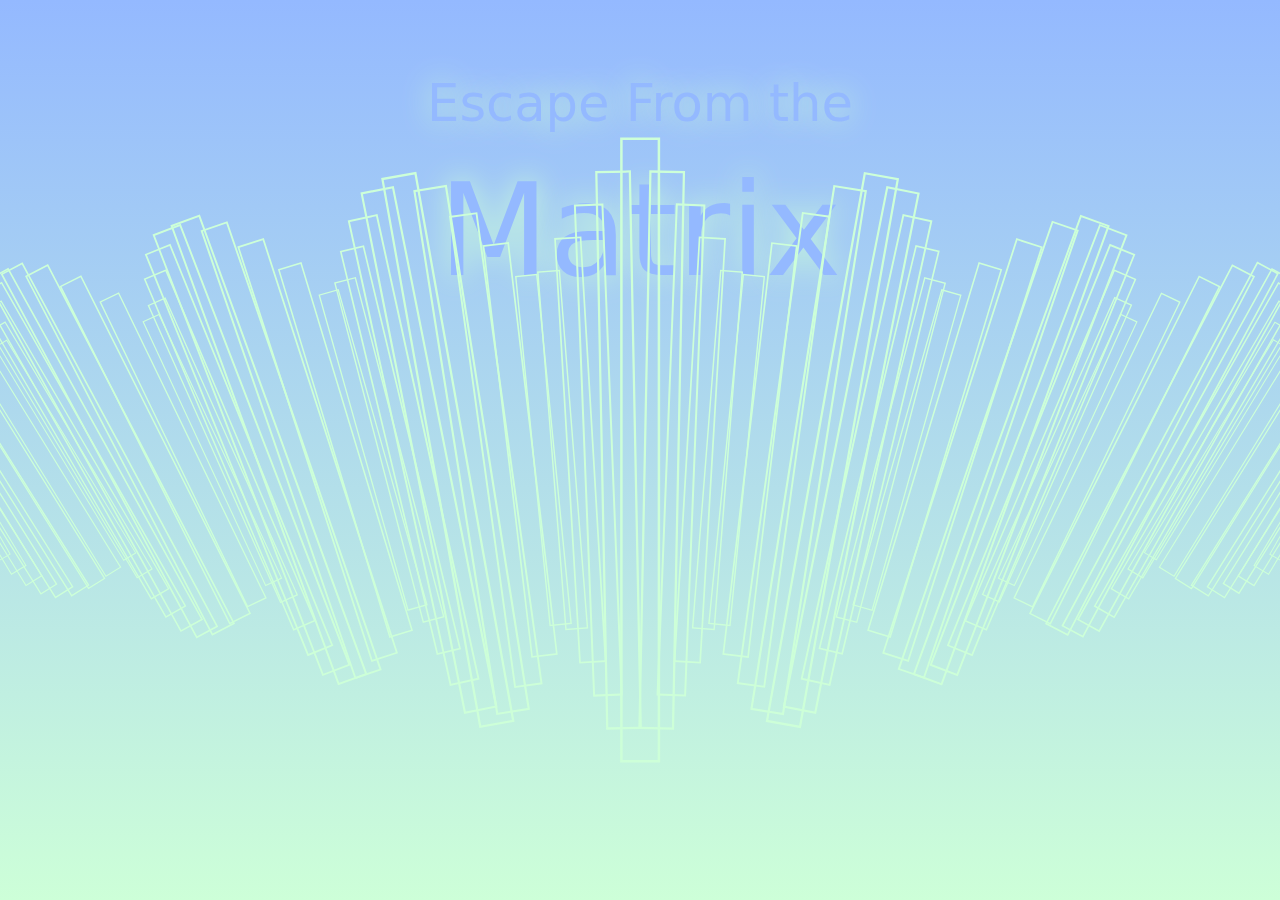
<file: index.html>
<!doctype html>
<html>
  <head>
    <meta http-equiv="content-type" content="text/html; charset=utf-8" />
    <meta name="viewport" content="width=device-width, initial-scale=1.0" />
    <title>Escape From the Matrix</title>
    <link
      rel="stylesheet"
      href="./resource/css/index.css"
      type="text/css"
      media="all"
    />
    <link
      rel="stylesheet"
      href="./resource/bootstrap-5.3.3-dist/css/bootstrap.min.css"
      type="text/css"
      media="all"
    />
  </head>
  <body
    class="position-relative d-flex"
    style="
      background-image: linear-gradient(#94b9ff, #cdffd8);
      min-height: 100vh;
    "
  >
    <div id="body-1">
      <main
        class="position-absolute top-0 end-0 start-0 justify-content-center"
      >
        <h1 class="logo">
          <span>Escape From the</span><br />
          Matrix
        </h1>
        <a class="btn-on" style="cursor: pointer">User Login!</a>
      </main>
      <section>
        <div
          class="stagger-visualizer vw-100 vh-100 d-flex top-0 bottom-0 end-0 start-0 align-items-center justify-content-center z-0 position-fixed"
        ></div>
      </section>
    </div>
    <div
      id="body-2"
      class="vw-100 vh-100 position-fixed visibility-h-only top-0 end-0 start-0 bottom-0"
      style="background-image: linear-gradient(#94b9ff, #cdffd8); z-index: 2"
    >
      <h1 class="logo">
        <span>Escape From the</span><br />
        Matrix
      </h1>
      <div
        style="padding-top: 7vh"
        class="container d-flex justify-content-center"
      >
        <div class="d-block">
          <button
            id="s-btn"
            class="btn m-2 d-block btn-outline-light"
            style="width: 200px"
          >
            <h3>Story</h3>
          </button>
          <button
            id="q-btn"
            class="btn m-2 d-block btn-outline-light"
            style="width: 200px"
          >
            <h3>Quest</h3>
          </button>
          <a
            id="btn-logout"
            class="btn m-2 d-block btn-outline-light"
            style="width: 200px"
            ><h3>logout</h3></a
          >
        </div>
      </div>
    </div>
    <div
      id="body-s"
      class="vw-100 vh-100 position-fixed justify-content-center align-items-center d-flex top-0 end-0 start-0 bottom-0"
    >
      <div
        class="w-50 h-50 d-flex align-items-center justify-content-center visibility-h border-1 border-black"
        style="
          background-image: linear-gradient(
            rgba(148, 185, 255, 0.4),
            rgba(205, 255, 216, 0.4)
          );
          z-index: 2;
        "
      >
        <button
          class="btn btn-danger position-absolute end-0 top-0 m-4"
          id="close-s"
        >
          X
        </button>
        <div class="row d-flex mx-auto container">
          <div style="min-width: 100px" class="col">
            <a
              class="btn btn-outline-primary w-100 m-2"
              style="cursor: pointer"
              href="./page/story/prologue.html"
            >
              Prologue
            </a>
          </div>
          <div style="min-width: 100px" class="col">
            <a
              class="btn btn-outline-primary w-100 m-2"
              style="cursor: pointer"
              href="./page/story/chapter1.html"
            >
              chapter 1
            </a>
          </div>
        </div>
      </div>
    </div>
    <div
      id="body-q"
      class="vw-100 vh-100 position-fixed justify-content-center align-items-center d-flex top-0 end-0 start-0 bottom-0"
    >
      <div
        class="w-50 h-50 d-flex align-items-center justify-content-center visibility-h border-1 border-black"
        style="
          background-image: linear-gradient(
            rgba(148, 185, 255, 0.4),
            rgba(205, 255, 216, 0.4)
          );
          z-index: 2;
        "
      >
        <button
          class="btn btn-danger position-absolute end-0 top-0 m-4"
          id="close-q"
        >
          X
        </button>
        <div class="row d-flex mx-auto container">
          <div style="min-width: 100px" class="col">
            <a
              class="btn btn-outline-primary w-100 m-2"
              style="cursor: pointer"
              href="./page/quest/practice.html"
            >
              training
            </a>
          </div>
          <div style="min-width: 100px" class="col">
            <a
              class="btn btn-outline-primary w-100 m-2"
              style="cursor: pointer"
              href="./page/quest/state-1.html"
            >
              stage 1
            </a>
          </div>
          <div style="min-width: 100px" class="col">
            <a
              class="btn btn-outline-primary w-100 m-2"
              style="cursor: pointer"
              href="./page/quest/stage-2.html"
            >
              stage 2
            </a>
          </div>
        </div>
      </div>
    </div>
  </body>
  <script
    src="./resource/anime-master/lib/anime.min.js"
    type="text/javascript"
    charset="utf-8"
  ></script>
  <script
    src="./resource/bootstrap-5.3.3-dist/js/bootstrap.min.js"
    type="text/javascript"
    charset="utf-8"
  ></script>
  <script src="./resource/js/index.js"></script>
</html>
</file>
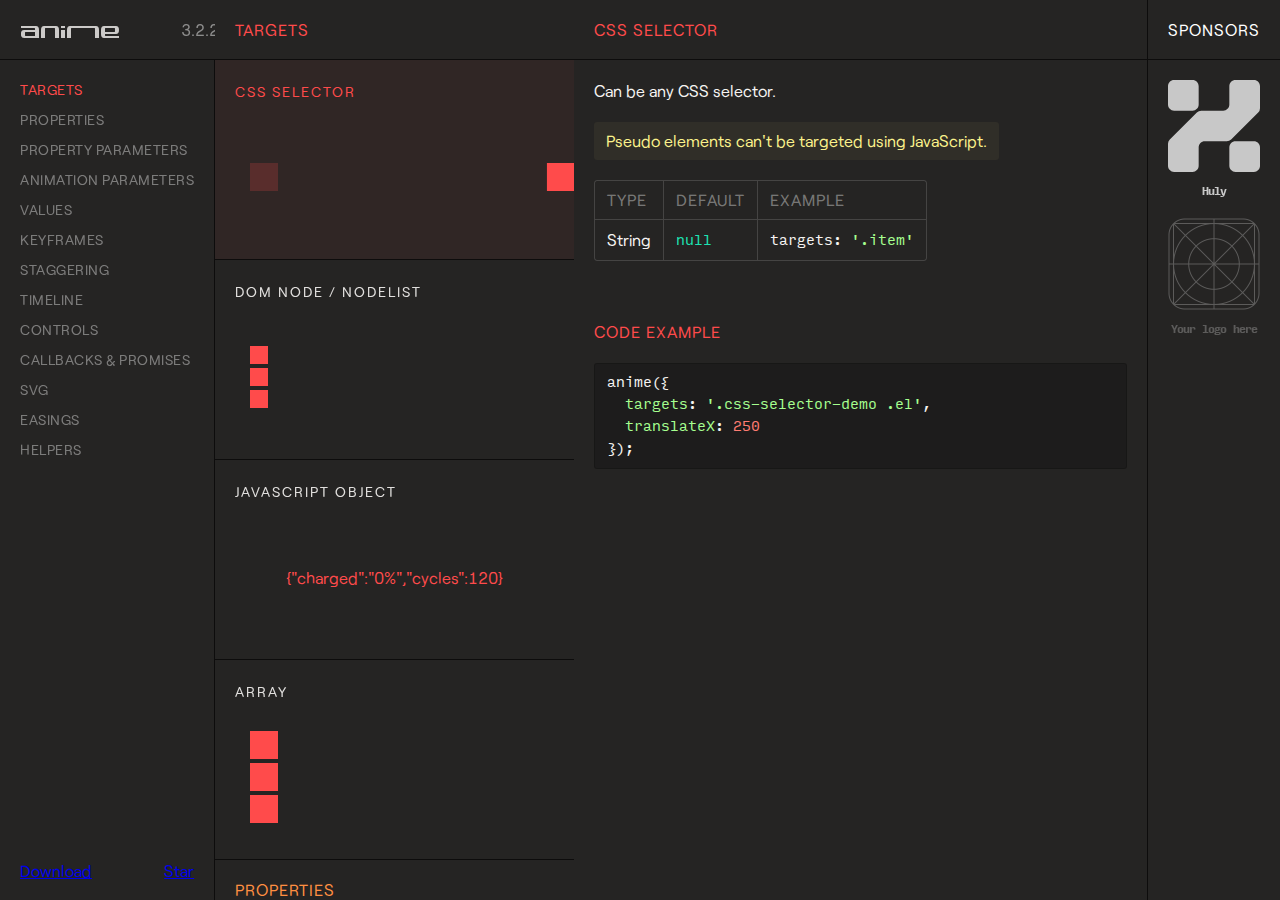
<file: resource/anime-master/documentation/index.html>
<!DOCTYPE html>
<html>
<head>
  <title>Documentation | anime.js</title>
  <meta charset="utf-8">
  <meta name="viewport" content="width=device-width, initial-scale=1, maximum-scale=1">

  <meta property="og:title" content="anime.js">
  <meta property="og:url" content="https://animejs.com">
  <meta property="og:description" content="Javascript animation engine">
  <meta property="og:image" content="https://animejs.com/documentation/assets/img/social-media-image.png">

  <meta name="twitter:card" content="summary_large_image">
  <meta name="twitter:site" content="@juliangarnier">
  <meta name="twitter:creator" content="@juliangarnier">
  <meta name="twitter:title" content="anime.js">
  <meta name="twitter:description" content="Javascript animation engine">
  <meta name="twitter:image" content="https://animejs.com/documentation/assets/img/social-media-image.png">

  <link rel="apple-touch-icon-precomposed" href="assets/img/apple-touch-icon.png">
  <link rel="icon" type="image/png" href="assets/img/favicon.png" >

  <link href="//cloud.typenetwork.com/projects/2160/fontface.css/" rel="stylesheet" type="text/css">

  <link href="assets/css/animejs.css" rel="stylesheet">
  <link href="assets/css/anime-theme.css" rel="stylesheet">
  <link href="assets/css/documentation.css" rel="stylesheet">
  <link href="assets/css/v4.css" rel="stylesheet">
  <!-- Google tag (gtag.js) -->
  <script async src="https://www.googletagmanager.com/gtag/js?id=G-16LTPBS8QC"></script>
  <script>
    window.dataLayer = window.dataLayer || [];
    function gtag(){dataLayer.push(arguments);}
    gtag('js', new Date());
    gtag('config', 'G-16LTPBS8QC');
  </script>
  <script src="../lib/anime.min.js"></script>
</head>
<body>
  <div id="top-banner">
    <button id="close-banner">✕</button>
    <p>
      Anime.js V4 is now in early access for GitHub Sponsors!
    </p>
    <a id="banner-cta" href="https://github.com/sponsors/juliangarnier" target="_blank">Try <span>Anime.js</span> V4</a>
  </div>
  <div class="content">
    <header id="docs-header" class="header">
    <a class="logo" href="https://github.com/juliangarnier/anime/">
      <img class="anime-mini-logo" src="assets/img/anime-mini-logo.svg" />
      <span class="version-number"></span>
    </a>
    </header>
    <section class="pane sidebar">
      <nav class="navigation"></nav>
      <div class="sidebar-info">
        <a class="github-button" href="https://github.com/juliangarnier/anime/archive/master.zip" data-color-scheme="no-preference: dark; light: dark; dark: dark;" data-icon="octicon-cloud-download" aria-label="Download juliangarnier/anime on GitHub">Download</a>
        <a class="github-button" href="https://github.com/juliangarnier/anime" data-color-scheme="no-preference: dark; light: dark; dark: dark;" data-show-count="true" aria-label="Star juliangarnier/anime on GitHub">Star</a>
      </div>
    </section>
    <section class="pane demos">

<!-- TARGETS -->
<article id="targets" class="color-targets">
  <header>
    <h2 class="demos-title">Targets</h2>
  </header>

<div id="cssSelector" class="demo">
  <h3 class="demo-title">CSS Selector</h3>
  <div class="demo-description">
    <p>Can be any CSS selector.</p>
    <p class="bubble warning">Pseudo elements can't be targeted using JavaScript.</p>
    <table>
      <thead>
        <td>Type</td>
        <td>Default</td>
        <td>Example</td>
      </thead>
      <tr>
        <td>String</td>
        <td><code>null</code></td>
        <td><code>targets: '.item'</code></td>
      </tr>
    </table>
  </div>
  <div class="demo-content css-selector-demo">
    <div class="line">
      <div class="square shadow"></div>
      <div class="square el"></div>
    </div>
  </div>
  <script>var cssSelector = function() {
/*DEMO*/
anime({
  targets: '.css-selector-demo .el',
  translateX: 250
});
/*DEMO*/
}
  </script>

</div>

<div id="domNode" class="demo">
  <h3 class="demo-title">DOM Node / NodeList</h3>
  <div class="demo-description">
    <p>
      Can be any DOM Node or NodeList.
    </p>
    <table>
      <thead>
        <td>Type</td>
        <td>Default</td>
        <td>Example</td>
      </thead>
      <tr>
        <td>DOM Node</td>
        <td><code>null</code></td>
        <td><code>targets: el.querySelector('.item')</code></td>
      </tr>
      <tr>
        <td>NodeList</td>
        <td><code>null</code></td>
        <td><code>targets: el.querySelectorAll('.item')</code></td>
      </tr>
    </table>
  </div>
  <div class="demo-content dom-node-demo">
    <div class="line">
      <div class="small square shadow"></div>
      <div class="small square el"></div>
    </div>
    <div class="line">
      <div class="small square shadow"></div>
      <div class="small square el"></div>
    </div>
    <div class="line">
      <div class="small square shadow"></div>
      <div class="small square el"></div>
    </div>
  </div>
  <script>var domNode = function() {
/*DEMO*/
var elements = document.querySelectorAll('.dom-node-demo .el');

anime({
  targets: elements,
  translateX: 270
});
/*DEMO*/
}
  </script>
</div>

<div id="JSobject" class="demo">
  <h3 class="demo-title">JavaScript Object</h3>
  <div class="demo-description">
    <p>
      A JavaScript Object with at least one property containing a numerical value.
    </p>
    <table>
      <thead>
        <td>Type</td>
        <td>Default</td>
        <td>Example</td>
      </thead>
      <tr>
        <td>Object</td>
        <td><code>null</code></td>
        <td><code>targets: myObjectProp</code></td>
      </tr>
    </table>
  </div>
  <div class="demo-content">
    <pre class="battery-log">{"charged":"0%","cycles":120}</pre>
  </div>
  <script>var JSobject = function() {
/*DEMO*/
var logEl = document.querySelector('.battery-log');

var battery = {
  charged: '0%',
  cycles: 120
}

anime({
  targets: battery,
  charged: '100%',
  cycles: 130,
  round: 1,
  easing: 'linear',
  update: function() {
    logEl.innerHTML = JSON.stringify(battery);
  }
});
/*DEMO*/
}
  </script>
<script>
</script>
</div>

<div id="array" class="demo">
  <h3 class="demo-title">Array</h3>
  <div class="demo-description">
    <p>
      An array containing multiple targets.
    </p>
    <p class="bubble info">
      Accepts mixed types. E.g. <code>['.el', domNode, jsObject]</code>
    </p>
    <table>
      <thead>
        <td>Type</td>
        <td>Default</td>
        <td>Example</td>
      </thead>
      <tr>
        <td>Array</td>
        <td><code>null</code></td>
        <td><code>targets: ['.item', el.getElementById('#thing')]</code></td>
      </tr>
    </table>
  </div>
  <div class="demo-content mixed-array-demo">
    <div class="line">
      <div class="square shadow"></div>
      <div class="square el el-01"></div>
    </div>
    <div class="line">
      <div class="square shadow"></div>
      <div class="square el el-02"></div>
    </div>
    <div class="line">
      <div class="square shadow"></div>
      <div class="square el el-03"></div>
    </div>
  </div>
  <script>var array = function() {
/*DEMO*/
var el = document.querySelector('.mixed-array-demo .el-01');

anime({
  targets: [el, '.mixed-array-demo .el-02', '.mixed-array-demo .el-03'],
  translateX: 250
});
/*DEMO*/
}
  </script>

</div>

</article>
<!-- -->

<!-- ANIMATABLE PROPERTIES -->
<article id="properties" class="color-properties">
<header>
  <h2 class="demos-title">Properties</h2>
</header>

<div id="cssProperties" class="demo">
  <h3 class="demo-title">CSS Properties</h3>
  <div class="demo-description">
    <p>
      Any CSS properties can be animated.
    </p>
    <p class="bubble warning">
      Most CSS properties will cause layout changes or repaint, and will result in choppy animation.
      Prioritize opacity and CSS transforms as much as possible.
    </p>
    <p>More details about accepted values in the <a class="color-values" href="#unitlessValue">values</a> section.</p>
    <table>
      <thead>
        <td>Example</td>
        <td>value</td>
      </thead>
      <tr>
        <td><code>opacity</code></td>
        <td><code>.5</code></td>
      </tr>
      <tr>
        <td><code>left</code></td>
        <td><code>'100px'</code></td>
      </tr>
    </table>
  </div>
  <div class="demo-content css-prop-demo">
    <div class="large square shadow"></div>
    <div class="large square el"></div>
  </div>
  <script>var cssProperties = function() {
/*DEMO*/
anime({
  targets: '.css-prop-demo .el',
  left: '240px',
  backgroundColor: '#FFF',
  borderRadius: ['0%', '50%'],
  easing: 'easeInOutQuad'
});
/*DEMO*/
}
  </script>
</div>

<div id="CSStransforms" class="demo">
  <h3 class="demo-title">CSS Transforms</h3>
  <div class="demo-description">
    <p>
      Animate CSS transforms properties individually.
    </p>
    <p class="bubble info">
      It's possible to specify different timing for each transforms properties, more details in the <a class="color-prop-params" href="#specificPropParameters">specific property parameters</a> section.
    </p>
    <p>More details about accepted values in the <a class="color-values" href="#unitlessValue">values</a> section.</p>
    <table>
      <thead>
        <td>Valid properties</td>
        <td>Default unit</td>
      </thead>
      <tr><td><code>'translateX'</code></td><td><code>'px'</code></td></tr>
      <tr><td><code>'translateY'</code></td><td><code>'px'</code></td></tr>
      <tr><td><code>'translateZ'</code></td><td><code>'px'</code></td></tr>
      <tr><td><code>'rotate'</code></td><td><code>'deg'</code></td></tr>
      <tr><td><code>'rotateX'</code></td><td><code>'deg'</code></td></tr>
      <tr><td><code>'rotateY'</code></td><td><code>'deg'</code></td></tr>
      <tr><td><code>'rotateZ'</code></td><td><code>'deg'</code></td></tr>
      <tr><td><code>'scale'</code></td><td><code>—</code></td></tr>
      <tr><td><code>'scaleX'</code></td><td><code>—</code></td></tr>
      <tr><td><code>'scaleY'</code></td><td><code>—</code></td></tr>
      <tr><td><code>'scaleZ'</code></td><td><code>—</code></td></tr>
      <tr><td><code>'skew'</code></td><td><code>'deg'</code></td></tr>
      <tr><td><code>'skewX'</code></td><td><code>'deg'</code></td></tr>
      <tr><td><code>'skewY'</code></td><td><code>'deg'</code></td></tr>
      <tr><td><code>'perspective'</code></td><td><code>'px'</code></td></tr>
    </table>
  </div>
  <div class="demo-content css-transforms-demo">
    <div class="square shadow"></div>
    <div class="square el"></div>
  </div>
  <script>var CSStransforms = function() {
/*DEMO*/
anime({
  targets: '.css-transforms-demo .el',
  translateX: 250,
  scale: 2,
  rotate: '1turn'
});
/*DEMO*/
}
  </script>
</div>

<div id="JSobjProp" class="demo">
  <h3 class="demo-title">Object properties</h3>
  <div class="demo-description">
    <p>
      Any Object property containing a numerical value can be animated.<br>
      More details about accepted values in the <a class="color-values" href="#unitlessValue">values</a> section.
    </p>
    <table>
      <thead>
        <td>Example</td>
        <td>value</td>
      </thead>
      <tr>
        <td><code>prop1</code></td>
        <td><code>50</code></td>
      </tr>
      <tr>
        <td><code>'prop2'</code></td>
        <td><code>'100%'</code></td>
      </tr>
    </table>
  </div>
  <div class="demo-content">
    <pre class="js-object-log">{"prop1":0,"prop2":"0%"}</pre>
  </div>
  <script>var JSobjProp = function() {
/*DEMO*/
var objPropLogEl = document.querySelector('.js-object-log');

var myObject = {
  prop1: 0,
  prop2: '0%'
}

anime({
  targets: myObject,
  prop1: 50,
  prop2: '100%',
  easing: 'linear',
  round: 1,
  update: function() {
    objPropLogEl.innerHTML = JSON.stringify(myObject);
  }
});
/*DEMO*/
}
  </script>
</div>

<div id="domAttr" class="demo">
  <h3 class="demo-title">DOM Attributes</h3>
  <div class="demo-description">
    <p>
      Any DOM Attributes containing a numerical value can be animated.<br>
      More details about accepted values in the <a class="color-values" href="#unitlessValue">values</a> section.
    </p>
    <table>
      <thead>
        <td>Example</td>
        <td>value</td>
      </thead>
      <tr>
        <td><code>value</code></td>
        <td><code>1000</code></td>
      </tr>
      <tr>
        <td><code>volume</code></td>
        <td><code>0</code></td>
      </tr>
      <tr>
        <td><code>data-custom</code></td>
        <td><code>'3 dogs'</code></td>
      </tr>
    </table>
  </div>
  <div class="demo-content dom-attribute-demo">
    <input class="el text-output" value="0"></input>
  </div>
  <script>var domAttr = function() {
/*DEMO*/
anime({
  targets: '.dom-attribute-demo input',
  value: [0, 1000],
  round: 1,
  easing: 'easeInOutExpo'
});
/*DEMO*/
}
  </script>
</div>

<div id="svgAttr" class="demo">
  <h3 class="demo-title">SVG Attributes</h3>
  <div class="demo-description">
    <p>
      Like any other <a class="color-properties" href="#domAttr">DOM attributes</a>, all SVG attributes containing at least one numerical value can be animated.<br>
      More details about accepted values in the <a class="color-values" href="#unitlessValue">values</a> section and SVG animation in the <a class="color-svg" href="#motionPath">SVG</a> section.
    </p>
    <table>
      <thead>
        <td>Example</td>
        <td>value</td>
      </thead>
      <tr>
        <td><code>points</code></td>
        <td><code>'64 68.64 8.574 100 63.446 67.68 64 4 64.554 67.68 119.426 100'</code></td>
      </tr>
      <tr>
        <td><code>scale</code></td>
        <td><code>1</code></td>
      </tr>
      <tr>
        <td><code>baseFrequency</code></td>
        <td><code>0</code></td>
      </tr>
    </table>
  </div>
  <div class="demo-content align-center svg-attributes-demo">
<svg width="128" height="128" viewBox="0 0 128 128">
  <filter id="displacementFilter">
    <feTurbulence type="turbulence" baseFrequency=".05" numOctaves="2" result="turbulence"/>
    <feDisplacementMap in2="turbulence" in="SourceGraphic" scale="15" xChannelSelector="R" yChannelSelector="G"/>
  </filter>
  <polygon points="64 68.64 8.574 100 63.446 67.68 64 4 64.554 67.68 119.426 100" style="filter: url(#displacementFilter)" fill="currentColor"/>
</svg>
  </div>
  <script>var svgAttr = function() {
  // Needed to reset demo
  var polyEl = document.querySelector('.svg-attributes-demo polygon');
  var feTurbulenceEl = document.querySelector('feTurbulence');
  var feDisplacementMap = document.querySelector('feDisplacementMap');
  polyEl.setAttribute('points', '64 68.64 8.574 100 63.446 67.68 64 4 64.554 67.68 119.426 100');
  feTurbulenceEl.setAttribute('baseFrequency', '.05');
  feDisplacementMap.setAttribute('scale', '15');
/*DEMO*/
anime({
  targets: ['.svg-attributes-demo polygon', 'feTurbulence', 'feDisplacementMap'],
  points: '64 128 8.574 96 8.574 32 64 0 119.426 32 119.426 96',
  baseFrequency: 0,
  scale: 1,
  loop: true,
  direction: 'alternate',
  easing: 'easeInOutExpo'
});
/*DEMO*/
}
  </script>

</div>

</article>
<!-- -->

<!-- PROPERTY PARAMETERS -->
<article id="propertyParameters" class="color-prop-params">
  <header>
    <h2 class="demos-title">Property parameters</h2>
  </header>

<div id="duration" class="demo">
  <h3 class="demo-title">Duration</h3>
  <div class="demo-description">
    <p>
      Defines the duration in milliseconds of the animation.
    </p>
    <table>
      <thead>
        <td>Type</td>
        <td>Default</td>
        <td>Example</td>
      </thead>
      <tr>
        <td>Number</td>
        <td><code>1000</code></td>
        <td><code>3000</code></td>
      </tr>
      <tr>
        <td>anime.stagger</td>
        <td>See <a class="color-staggering" href="#staggeringBasics">staggering</a> section</td>
        <td><code>anime.stagger(150)</code></td>
      </tr>
      <tr>
        <td>Function</td>
        <td>See <a class="color-prop-params" href="#functionBasedParameters">function based parameters</a> section</td>
        <td><code>(el, i) => i * 150</code></td>
      </tr>
    </table>
  </div>
  <div class="demo-content duration-demo">
    <div class="label">3000 ms</div>
    <div class="square shadow"></div>
    <div class="square el"></div>
  </div>
  <script>var duration = function() {
/*DEMO*/
anime({
  targets: '.duration-demo .el',
  translateX: 250,
  duration: 3000
});
/*DEMO*/
}
  </script>
</div>

<div id="delay" class="demo">
  <h3 class="demo-title">Delay</h3>
  <div class="demo-description">
    <p>
      Defines the delay in milliseconds of the animation.
    </p>
    <table>
      <thead>
        <td>Type</td>
        <td>Default</td>
        <td>Example</td>
      </thead>
      <tr>
        <td>Number</td>
        <td><code>0</code></td>
        <td><code>1000</code></td>
      </tr>
      <tr>
        <td>anime.stagger</td>
        <td>See <a class="color-staggering" href="#staggeringBasics">staggering</a> section</td>
        <td><code>anime.stagger(150)</code></td>
      </tr>
      <tr>
        <td>Function</td>
        <td>See <a class="color-prop-params" href="#functionBasedParameters">function based parameters</a> section</td>
        <td><code>(el, i) => i * 150</code></td>
      </tr>
    </table>
  </div>
  <div class="demo-content delay-demo">
    <div class="label">1000 ms</div>
    <div class="square shadow"></div>
    <div class="square el"></div>
  </div>
  <script>var delay = function() {
/*DEMO*/
anime({
  targets: '.delay-demo .el',
  translateX: 250,
  delay: 1000
});
/*DEMO*/
}
  </script>
</div>

<div id="endDelay" class="demo">
  <h3 class="demo-title">end delay</h3>
  <div class="demo-description">
    <p>
      Adds some extra time in milliseconds at the end of the animation.
    </p>
    <table>
      <thead>
        <td>Type</td>
        <td>Default</td>
        <td>Example</td>
      </thead>
      <tr>
        <td>Number</td>
        <td><code>0</code></td>
        <td><code>1000</code></td>
      </tr>
      <tr>
        <td>anime.stagger</td>
        <td>See <a class="color-staggering" href="#staggeringBasics">staggering</a> section</td>
        <td><code>anime.stagger(150)</code></td>
      </tr>
      <tr>
        <td>Function</td>
        <td>See <a class="color-prop-params" href="#functionBasedParameters">function based parameters</a> section</td>
        <td><code>(el, i) => i * 150</code></td>
      </tr>
    </table>
  </div>
  <div class="demo-content end-delay-demo">
    <div class="label">1000 ms</div>
    <div class="square shadow"></div>
    <div class="square el"></div>
  </div>
  <script>var endDelay = function() {
/*DEMO*/
anime({
  targets: '.end-delay-demo .el',
  translateX: 250,
  endDelay: 1000,
  direction: 'alternate'
});
/*DEMO*/
}
  </script>

</div>

<div id="easing" class="demo">
  <h3 class="demo-title">Easing</h3>
  <div class="demo-description">
    <p>
      Defines the timing function of the animation.
    </p>
    <p class="bubble info">
      Check out the <a class="color-easings" href="#linearEasing">easings</a> section for a complete list of available easing and parameters.
    </p>
    <table>
      <thead>
        <td>Type</td>
        <td>Default</td>
        <td>Example</td>
      </thead>
      <tr>
        <td>String</td>
        <td><code>'easeOutElastic(1, .5)'</code></td>
        <td><code>easing: 'easeInOutQuad'</code></td>
      </tr>
    </table>
  </div>
  <div class="demo-content easing-demo">
    <div class="label">easeInOutExpo</div>
    <div class="square shadow"></div>
    <div class="square el"></div>
  </div>
  <script>var easing = function() {
/*DEMO*/
anime({
  targets: '.easing-demo .el',
  translateX: 250,
  easing: 'easeInOutExpo'
});
/*DEMO*/
}
  </script>

</div>

<div id="round" class="demo">
  <h3 class="demo-title">Round</h3>
  <div class="demo-description">
    <p>
      Rounds up the value to x decimals.
    </p>
    <table>
      <thead>
        <td>Type</td>
        <td>Default</td>
        <td>Example</td>
      </thead>
      <tr>
        <td>Number</td>
        <td><code>0</code></td>
        <td><code>round: 10</code></td>
      </tr>
    </table>
  </div>
  <div class="demo-content">
    <pre class="round-log">0</pre>
  </div>
  <script>var round = function() {
/*DEMO*/
var roundLogEl = document.querySelector('.round-log');

anime({
  targets: roundLogEl,
  innerHTML: [0, 10000],
  easing: 'linear',
  round: 10 // Will round the animated value to 1 decimal
});
/*DEMO*/
}
  </script>
</div>

<div id="specificPropParameters" class="demo">
  <h3 class="demo-title">Specific property parameters</h3>
  <div class="demo-description">
    <p>
      Defines specific parameters to each property of the animation using an Object as value.<br>
      Other properties that aren't specified in the Object are inheritted from the main animation.
    </p>
    <table>
      <thead>
        <td>Type</td>
        <td>Example</td>
      </thead>
      <tr>
        <td>Object</td>
<td><code>rotate: {
  value: 360,
  duration: 1800,
  easing: 'easeInOutSine'
}</code></td>
      </tr>
    </table>
  </div>
  <div class="demo-content specific-prop-params-demo">
    <div class="square shadow"></div>
    <div class="square el"></div>
  </div>
  <script>var specificPropParameters = function() {
/*DEMO*/
anime({
  targets: '.specific-prop-params-demo .el',
  translateX: {
    value: 250,
    duration: 800
  },
  rotate: {
    value: 360,
    duration: 1800,
    easing: 'easeInOutSine'
  },
  scale: {
    value: 2,
    duration: 1600,
    delay: 800,
    easing: 'easeInOutQuart'
  },
  delay: 250 // All properties except 'scale' inherit 250ms delay
});
/*DEMO*/
}
  </script>

</div>

<div id="functionBasedParameters" class="demo">
  <h3 class="demo-title">Function based parameters</h3>
  <div class="demo-description">
    <p>
      Get different values for every target and property of the animation.
    </p>
    <p>
      The function accepts 3 arguments:
    </p>
    <table>
      <thead>
        <td>Arguments</td>
        <td>Infos</td>
      </thead>
      <tr>
        <td><code>target</code></td>
        <td>The curent animated targeted element</td>
      </tr>
      <tr>
        <td><code>index</code></td>
        <td>The index of the animated targeted element</td>
      </tr>
      <tr>
        <td><code>targetsLength</code></td>
        <td>The total number of animated targets</td>
      </tr>
    </table>
    <p class="bubble info">
      See <a class="color-staggering" href="#staggeringBasics">staggering</a> section for easier values manipulation.
    </p>
  </div>
  <div class="demo-content function-based-params-demo">
    <div class="line">
      <div class="small label">delay = 0 * 100</div>
      <div class="small square shadow"></div>
      <div class="small square el"></div>
    </div>
    <div class="line">
      <div class="small label">delay = 1 * 100</div>
      <div class="small square shadow"></div>
      <div class="small square el"></div>
    </div>
    <div class="line">
      <div class="small label">delay = 2 * 100</div>
      <div class="small square shadow"></div>
      <div class="small square el"></div>
    </div>
  </div>
  <script>var functionBasedParameters = function() {
/*DEMO*/
anime({
  targets: '.function-based-params-demo .el',
  translateX: 270,
  direction: 'alternate',
  loop: true,
  delay: function(el, i, l) {
    return i * 100;
  },
  endDelay: function(el, i, l) {
    return (l - i) * 100;
  }
});
/*DEMO*/
}
  </script>

</div>

</article>
<!-- -->

<!-- ANIMATION PARAMETERS -->
<article id="animationParameters" class="color-anim-params">
  <header>
    <h2 class="demos-title">Animation parameters</h2>
  </header>

<div id="direction" class="demo">
  <h3 class="demo-title">Direction</h3>
  <div class="demo-description">
    <p>
      Defines the direction of the animation.
    </p>
    <table>
      <thead>
        <td>Accepts</td>
        <td>Infos</td>
      </thead>
      <tr>
        <td><code>'normal'</code></td>
        <td>Animation progress goes from 0 to 100%</td>
      </tr>
      <tr>
        <td><code>'reverse'</code></td>
        <td>Animation progress goes from 100% to 0%</td>
      </tr>
      <tr>
        <td><code>'alternate'</code></td>
        <td>Animation progress goes from 0% to 100% then goes back to 0%</td>
      </tr>
    </table>
  </div>
  <div class="demo-content">
    <div class="line">
      <div class="label">normal</div>
      <div class="square shadow"></div>
      <div class="square el dir-normal"></div>
    </div>
    <div class="line">
      <div class="label">reverse</div>
      <div class="square shadow"></div>
      <div class="square el dir-reverse"></div>
    </div>
    <div class="line">
      <div class="label">alternate</div>
      <div class="square shadow"></div>
      <div class="square el dir-alternate"></div>
    </div>
  </div>
  <script>var direction = function() {
/*DEMO*/
anime({
  targets: '.dir-normal',
  translateX: 250,
  easing: 'easeInOutSine'
});

anime({
  targets: '.dir-reverse',
  translateX: 250,
  direction: 'reverse',
  easing: 'easeInOutSine'
});

anime({
  targets: '.dir-alternate',
  translateX: 250,
  direction: 'alternate',
  easing: 'easeInOutSine'
});
/*DEMO*/
}
  </script>

</div>

<div id="loop" class="demo">
  <h3 class="demo-title">Loop</h3>
  <div class="demo-description">
    <p>
      Defines the number of iterations of your animation.
    </p>
    <table>
      <thead>
        <td>Accepts</td>
        <td>Infos</td>
      </thead>
      <tr>
        <td><code>Number</code></td>
        <td>The number of iterations</td>
      </tr>
      <tr>
        <td><code>true</code></td>
        <td>Loop indefinitely</td>
      </tr>
    </table>
  </div>
  <div class="demo-content">
    <div class="line">
      <div class="small label">normal 3 times</div>
      <div class="small square shadow"></div>
      <div class="small square el loop"></div>
    </div>
    <div class="line">
      <div class="small label">reverse 3 times</div>
      <div class="small square shadow"></div>
      <div class="small square el loop-reverse"></div>
    </div>
    <div class="line">
      <div class="small label">alternate 3 times</div>
      <div class="small square shadow"></div>
      <div class="small square el loop-alternate"></div>
    </div>
    <div class="line">
      <div class="small label">normal inifinite</div>
      <div class="small square shadow"></div>
      <div class="small square el loop-infinity"></div>
    </div>
    <div class="line">
      <div class="small label">inifinite reverse</div>
      <div class="small square shadow"></div>
      <div class="small square el loop-reverse-infinity"></div>
    </div>
    <div class="line">
      <div class="small label">inifinite alternate</div>
      <div class="small square shadow"></div>
      <div class="small square el loop-alternate-infinity"></div>
    </div>
  </div>
  <script>var loop = function() {
/*DEMO*/
anime({
  targets: '.loop',
  translateX: 270,
  loop: 3,
  easing: 'easeInOutSine'
});

anime({
  targets: '.loop-infinity',
  translateX: 270,
  loop: true,
  easing: 'easeInOutSine'
});

anime({
  targets: '.loop-reverse',
  translateX: 270,
  loop: 3,
  direction: 'reverse',
  easing: 'easeInOutSine'
});

anime({
  targets: '.loop-reverse-infinity',
  translateX: 270,
  direction: 'reverse',
  loop: true,
  easing: 'easeInOutSine'
});

anime({
  targets: '.loop-alternate',
  translateX: 270,
  loop: 3,
  direction: 'alternate',
  easing: 'easeInOutSine'
});

anime({
  targets: '.loop-alternate-infinity',
  translateX: 270,
  direction: 'alternate',
  loop: true,
  easing: 'easeInOutSine'
});
/*DEMO*/
}
  </script>
</div>

<div id="autoplay" class="demo">
  <h3 class="demo-title">Autoplay</h3>
  <div class="demo-description">
    <p>
      Defines if the animation should automatically starts or not.
    </p>
    <table>
      <thead>
        <td>Accepts</td>
        <td>Infos</td>
      </thead>
      <tr>
        <td><code>true</code></td>
        <td>Automatically starts the animation</td>
      </tr>
      <tr>
        <td><code>false</code></td>
        <td>Animation is paused by default</td>
      </tr>
    </table>
  </div>
  <div class="demo-content">
    <div class="line">
      <div class="label">autoplay: true</div>
      <div class="square shadow"></div>
      <div class="square el autoplay-true"></div>
    </div>
    <div class="line">
      <div class="label">autoplay: false</div>
      <div class="square shadow"></div>
      <div class="square el autoplay-false"></div>
    </div>
  </div>
  <script>var autoplay = function() {
/*DEMO*/
anime({
  targets: '.autoplay-true',
  translateX: 250,
  autoplay: true,
  easing: 'easeInOutSine'
});

anime({
  targets: '.autoplay-false',
  translateX: 250,
  autoplay: false,
  easing: 'easeInOutSine'
});
/*DEMO*/
}
  </script>
</div>

</article>
<!-- -->

<!-- VALUES -->
<article id="values" class="color-values">
<header>
  <h2 class="demos-title">Values</h2>
</header>

<div id="unitlessValue" class="demo">
  <h3 class="demo-title">Unitless</h3>
  <div class="demo-description">
    <p>
      If the original value has a unit, it will be automatically added to the animated value.
    </p>
    <table>
      <thead>
        <td>Type</td>
        <td>Example</td>
      </thead>
      <tr>
        <td>Number</td>
        <td><code>translateX: 250</code></td>
      </tr>
    </table>
  </div>
  <div class="demo-content unitless-values-demo">
    <div class="circle shadow"></div>
    <div class="circle el"></div>
  </div>
  <script>var unitlessValue = function() {
/*DEMO*/
anime({
  targets: '.unitless-values-demo .el',
  translateX: 250, // -> '250px'
  rotate: 540 // -> '540deg'
});
/*DEMO*/
}
  </script>

</div>

<div id="specificUnitValue" class="demo">
  <h3 class="demo-title">Specific unit</h3>
  <div class="demo-description">
    <p>
      Forces the animation to use a certain unit and will automatically convert the initial target value.
    </p>
    <p class="bubble warning">
      Conversion accuracy can vary depending of the unit used.<br>
      You can also define the initial value of the animation directly using an array, see the <a href="#fromToValues" class="color-values">from to values</a> section.
    </p>
    <table>
      <thead>
        <td>Type</td>
        <td>Example</td>
      </thead>
      <tr>
        <td>String</td>
        <td><code>width: '100%'</code></td>
      </tr>
    </table>
  </div>
  <div class="demo-content specific-unit-values-demo">
    <div class="square shadow"></div>
    <div class="square el"></div>
  </div>
  <script>var specificUnitValue = function() {
/*DEMO*/
anime({
  targets: '.specific-unit-values-demo .el',
  width: '100%', // -> from '28px' to '100%',
  easing: 'easeInOutQuad',
  direction: 'alternate',
  loop: true
});
/*DEMO*/
}
  </script>

</div>

<div id="relativeValues" class="demo">
  <h3 class="demo-title">Relative</h3>
  <div class="demo-description">
    <p>
      Adds, substracts or multiplies the original value.
    </p>
    <table>
      <thead>
        <td>Accepts</td>
        <td>Effect</td>
        <td>Example</td>
      </thead>
      <tr>
        <td><code>'+='</code></td>
        <td>Add</td>
        <td><code>'+=100'</code></td>
      </tr>
      <tr>
        <td><code>'-='</code></td>
        <td>Substract</td>
        <td><code>'-=2turn'</code></td>
      </tr>
      <tr>
        <td><code>'*='</code></td>
        <td>Multiply</td>
        <td><code>'*=10'</code></td>
      </tr>
    </table>
  </div>
  <div class="demo-content">
    <div class="circle shadow"></div>
    <div class="circle el relative-values"></div>
  </div>
  <script>var relativeValues = function() {
/*DEMO*/
var relativeEl = document.querySelector('.el.relative-values');
relativeEl.style.transform = 'translateX(100px)';

anime({
  targets: '.el.relative-values',
  translateX: {
    value: '*=2.5', // 100px * 2.5 = '250px'
    duration: 1000
  },
  width: {
    value: '-=20px', // 28 - 20 = '8px'
    duration: 1800,
    easing: 'easeInOutSine'
  },
  rotate: {
    value: '+=2turn', // 0 + 2 = '2turn'
    duration: 1800,
    easing: 'easeInOutSine'
  },
  direction: 'alternate'
});
/*DEMO*/
}
  </script>

</div>

<div id="colors" class="demo">
  <h3 class="demo-title">Colors</h3>
  <div class="demo-description">
    <p>
      <i>anime.js</i> accepts and converts Hexadecimal, RGB, RGBA, HSL, and HSLA color values.
    </p>
    <p class="bubble warning">
      CSS color codes ( e.g. : <code>'red', 'yellow', 'aqua'</code> ) are not supported.
    </p>
    <table>
      <thead>
        <td>Accepts</td>
        <td>Example</td>
      </thead>
      <tr>
        <td>Hexadecimal</td>
        <td><code>'#FFF'</code> or <code>'#FFFFFF'</code></td>
      </tr>
      <tr>
        <td>RGB</td>
        <td><code>'rgb(255, 255, 255)'</code></td>
      </tr>
      <tr>
        <td>RGBA</td>
        <td><code>'rgba(255, 255, 255, .2)'</code></td>
      </tr>
      <tr>
        <td>HSL</td>
        <td><code>'hsl(0, 100%, 100%)'</code></td>
      </tr>
      <tr>
        <td>HSLA</td>
        <td><code>'hsla(0, 100%, 100%, .2)'</code></td>
      </tr>
    </table>
  </div>
  <div class="demo-content colors-demo">
    <div class="line">
      <div class="small label">HEX</div>
      <div class="small circle shadow"></div>
      <div class="small circle el color-hex"></div>
    </div>
    <div class="line">
      <div class="small label">RGB</div>
      <div class="small circle shadow"></div>
      <div class="small circle el color-rgb"></div>
    </div>
    <div class="line">
      <div class="small label">HSL</div>
      <div class="small circle shadow"></div>
      <div class="small circle el color-hsl"></div>
    </div>
    <div class="line">
      <div class="small label">RGBA</div>
      <div class="small circle shadow"></div>
      <div class="small circle el color-rgba"></div>
    </div>
    <div class="line">
      <div class="small label">HSLA</div>
      <div class="small circle shadow"></div>
      <div class="small circle el color-hsla"></div>
    </div>
  </div>
  <script>var colors = function() {
/*DEMO*/
var colorsExamples = anime.timeline({
  endDelay: 1000,
  easing: 'easeInOutQuad',
  direction: 'alternate',
  loop: true
})
.add({ targets: '.color-hex',  background: '#FFF' }, 0)
.add({ targets: '.color-rgb',  background: 'rgb(255,255,255)' }, 0)
.add({ targets: '.color-hsl',  background: 'hsl(0, 100%, 100%)' }, 0)
.add({ targets: '.color-rgba', background: 'rgba(255,255,255, .2)' }, 0)
.add({ targets: '.color-hsla', background: 'hsla(0, 100%, 100%, .2)' }, 0)
.add({ targets: '.colors-demo .el', translateX: 270 }, 0);
/*DEMO*/
}
  </script>

</div>

<div id="fromToValues" class="demo">
  <h3 class="demo-title">From To</h3>
  <div class="demo-description">
    <p>
      Forces the animation to start at a specified value.
    </p>
    <table>
      <thead>
        <td>Type</td>
        <td>Example</td>
      </thead>
      <tr>
        <td><code>Array</code></td>
        <td><code>['50%', '100%']</code></td>
      </tr>
    </table>
  </div>
  <div class="demo-content">
    <div class="circle shadow"></div>
    <div class="circle el from-to-values"></div>
  </div>
  <script>var fromToValues = function() {
/*DEMO*/
anime({
  targets: '.el.from-to-values',
  translateX: [100, 250], // from 100 to 250
  delay: 500,
  direction: 'alternate',
  loop: true
});
/*DEMO*/
}
  </script>

</div>

<div id="functionBasedPropVal" class="demo">
  <h3 class="demo-title">Function based values</h3>
  <div class="demo-description">
    <p>
      Get different values for every target and property of the animation.
    </p>
    <p>
      The function accepts 3 arguments:
    </p>
    <table>
      <thead>
        <td>Arguments</td>
        <td>Infos</td>
      </thead>
      <tr>
        <td><code>target</code></td>
        <td>The curently animated targeted element</td>
      </tr>
      <tr>
        <td><code>index</code></td>
        <td>The index of the animated targeted element</td>
      </tr>
      <tr>
        <td><code>targetsLength</code></td>
        <td>The total number of animated targets</td>
      </tr>
    </table>
  </div>
  <div class="demo-content function-based-values-demo">
    <div class="line">
      <div class="small circle shadow"></div>
      <div data-x="170" class="small circle el"></div>
    </div>
    <div class="line">
      <div class="small circle shadow"></div>
      <div data-x="80" class="small circle el"></div>
    </div>
    <div class="line">
      <div class="small circle shadow"></div>
      <div data-x="270" class="small circle el"></div>
    </div>
  </div>
  <script>var functionBasedPropVal = function() {
/*DEMO*/
anime({
  targets: '.function-based-values-demo .el',
  translateX: function(el) {
    return el.getAttribute('data-x');
  },
  translateY: function(el, i) {
    return 50 + (-50 * i);
  },
  scale: function(el, i, l) {
    return (l - i) + .25;
  },
  rotate: function() { return anime.random(-360, 360); },
  borderRadius: function() { return ['50%', anime.random(10, 35) + '%']; },
  duration: function() { return anime.random(1200, 1800); },
  delay: function() { return anime.random(0, 400); },
  direction: 'alternate',
  loop: true
});
/*DEMO*/
}
  </script>

</div>

</article>
<!-- -->

<!-- KEYFRAMES -->
<article id="keyframes" class="color-keyframes">
<header>
  <h2 class="demos-title">Keyframes</h2>
</header>

<div id="animationKeyframes" class="demo">
  <h3 class="demo-title">Animation keyframes</h3>
  <div class="demo-description">
    <p>
      Animation keyframes are defined using an Array, within the <code>keyframes</code> property.
    </p>
    <p class="bubble info">
      If there is no duration specified inside the keyframes, each keyframe duration will be equal to the animation's total duration divided by the number of keyframes.
    </p>
    <table>
      <thead>
        <td>Type</td>
        <td>Example</td>
      </thead>
      <tr>
        <td><code>Array</code></td>
        <td><code>[
  {value: 100, easing: 'easeOutExpo'},
  {value: 200, delay: 500},
  {value: 300, duration: 1000}
]</code></td>
      </tr>
    </table>
  </div>
  <div class="demo-content animation-keyframes-demo">
    <div class="circle shadow"></div>
    <div class="circle el keyframes"></div>
  </div>
  <script>var animationKeyframes = function() {
/*DEMO*/
anime({
  targets: '.animation-keyframes-demo .el',
  keyframes: [
    {translateY: -40},
    {translateX: 250},
    {translateY: 40},
    {translateX: 0},
    {translateY: 0}
  ],
  duration: 4000,
  easing: 'easeOutElastic(1, .8)',
  loop: true
});
/*DEMO*/
}
  </script>
</div>

<div id="propertyKeyframes" class="demo">
  <h3 class="demo-title">Property keyframes</h3>
  <div class="demo-description">
    <p>
      Similar to <a class="color-keyframes" href="#animationKeyframes">animation keyframes</a>, property keyframes are defined using an Array of property Object. Property keyframes allow overlapping animations since each property have its own keyframes array.
    </p>
    <p class="bubble info">
      If there is no duration specified inside the keyframes, each keyframe duration will be equal to the animation's total duration divided by the number of keyframes.
    </p>
    <table>
      <thead>
        <td>Type</td>
        <td>Example</td>
      </thead>
      <tr>
        <td><code>Array</code></td>
        <td><code>[
  {value: 100, easing: 'easeOutExpo'},
  {value: 200, delay: 500},
  {value: 300, duration: 1000}
]</code></td>
      </tr>
    </table>
  </div>
  <div class="demo-content property-keyframes-demo">
    <div class="circle shadow"></div>
    <div class="circle el keyframes"></div>
  </div>
  <script>var propertyKeyframes = function() {
/*DEMO*/
anime({
  targets: '.property-keyframes-demo .el',
  translateX: [
    { value: 250, duration: 1000, delay: 500 },
    { value: 0, duration: 1000, delay: 500 }
  ],
  translateY: [
    { value: -40, duration: 500 },
    { value: 40, duration: 500, delay: 1000 },
    { value: 0, duration: 500, delay: 1000 }
  ],
  scaleX: [
    { value: 4, duration: 100, delay: 500, easing: 'easeOutExpo' },
    { value: 1, duration: 900 },
    { value: 4, duration: 100, delay: 500, easing: 'easeOutExpo' },
    { value: 1, duration: 900 }
  ],
  scaleY: [
    { value: [1.75, 1], duration: 500 },
    { value: 2, duration: 50, delay: 1000, easing: 'easeOutExpo' },
    { value: 1, duration: 450 },
    { value: 1.75, duration: 50, delay: 1000, easing: 'easeOutExpo' },
    { value: 1, duration: 450 }
  ],
  easing: 'easeOutElastic(1, .8)',
  loop: true
});
/*DEMO*/
}
  </script>
</div>

</article>
<!-- -->

<!-- STAGGERING -->
<article id="staggering" class="color-staggering">
<header>
  <h2 class="demos-title">Staggering</h2>
</header>

<div id="staggeringBasics" class="demo">
  <h3 class="demo-title">Staggering basics</h3>
  <div class="demo-description">
    <p>
      Staggering allows you to animate multiple elements with <a href="https://en.wikipedia.org/wiki/Follow_through_and_overlapping_action">follow through and overlapping action</a>.
    </p>
    <pre><code>anime.stagger(value, options)</code></pre>
    <table>
      <thead>
        <td>Arguments</td>
        <td>Type</td>
        <td>Info</td>
        <td>Required</td>
      </thead>
      <tr>
        <td>Value</td>
        <td><code>Number</code>, <code>String</code>, <code>Array</code></td>
        <td>The manipulated value(s)</td>
        <td>Yes</td>
      </tr>
      <tr>
        <td>Options</td>
        <td><code>Object</code></td>
        <td>Stagger parameters</td>
        <td>No</td>
      </tr>
    </table>
  </div>
  <div class="demo-content basic-staggering-demo">
    <div class="line">
      <div class="label">delay = (100 * 0) ms</div>
      <div class="small square shadow"></div>
      <div class="small square el"></div>
    </div>
    <div class="line">
      <div class="label">delay = (100 * 1) ms</div>
      <div class="small square shadow"></div>
      <div class="small square el"></div>
    </div>
    <div class="line">
      <div class="label">delay = (100 * 2) ms</div>
      <div class="small square shadow"></div>
      <div class="small square el"></div>
    </div>
    <div class="line">
      <div class="label">delay = (100 * 3) ms</div>
      <div class="small square shadow"></div>
      <div class="small square el"></div>
    </div>
    <div class="line">
      <div class="label">delay = (100 * 4) ms</div>
      <div class="small square shadow"></div>
      <div class="small square el"></div>
    </div>
    <div class="line">
      <div class="label">delay = (100 * 5) ms</div>
      <div class="small square shadow"></div>
      <div class="small square el"></div>
    </div>
  </div>
  <script>var staggeringBasics = function() {
/*DEMO*/
anime({
  targets: '.basic-staggering-demo .el',
  translateX: 270,
  delay: anime.stagger(100) // increase delay by 100ms for each elements.
});
/*DEMO*/
}
  </script>
</div>

<div id="staggeringStartValue" class="demo">
  <h3 class="demo-title">Start value</h3>
  <div class="demo-description">
    <p>
      Starts the staggering effect from a specific value.
    </p>
    <pre><code>anime.stagger(value, {start: startValue})</code></pre>
    <table>
      <thead>
        <td>Types</td>
        <td>Info</td>
      </thead>
      <tr>
        <td><code>Number</code>, <code>String</code>
        <td>Same as propety values, see <a href="#unitlessValue" class="color-values">values section</a></td>
      </tr>
    </table>
  </div>
  <div class="demo-content staggering-start-value-demo">
    <div class="line">
      <div class="label">delay = 500 + (100 * 0) ms</div>
      <div class="small square shadow"></div>
      <div class="small square el"></div>
    </div>
    <div class="line">
      <div class="label">delay = 500 + (100 * 1) ms</div>
      <div class="small square shadow"></div>
      <div class="small square el"></div>
    </div>
    <div class="line">
      <div class="label">delay = 500 + (100 * 2) ms</div>
      <div class="small square shadow"></div>
      <div class="small square el"></div>
    </div>
    <div class="line">
      <div class="label">delay = 500 + (100 * 3) ms</div>
      <div class="small square shadow"></div>
      <div class="small square el"></div>
    </div>
    <div class="line">
      <div class="label">delay = 500 + (100 * 4) ms</div>
      <div class="small square shadow"></div>
      <div class="small square el"></div>
    </div>
    <div class="line">
      <div class="label">delay = 500 + (100 * 5) ms</div>
      <div class="small square shadow"></div>
      <div class="small square el"></div>
    </div>
  </div>
  <script>var staggeringStartValue = function() {
/*DEMO*/
anime({
  targets: '.staggering-start-value-demo .el',
  translateX: 270,
  delay: anime.stagger(100, {start: 500}) // delay starts at 500ms then increase by 100ms for each elements.
});
/*DEMO*/
}
  </script>
</div>

<div id="rangeValueStaggering" class="demo">
  <h3 class="demo-title">Range value</h3>
  <div class="demo-description">
    <p>
      Distributes evenly values between two numbers.
    </p>
    <pre><code>anime.stagger([startValue, endValue])</code></pre>
    <table>
      <thead>
        <td>Type</td>
        <td>Info</td>
      </thead>
      <tr>
        <td><code>'easingName'</code></td>
        <td>All valid easing names are accepted, see <a href="#easings" class="color-easings">easings section</a></td>
      </tr>
      <tr>
        <td><code>function(i)</code></td>
        <td>Custom easing function, see <a href="#customEasing" class="color-easings">custom easings section</a></td>
      </tr>
    </table>
  </div>
  <div class="demo-content range-value-staggering-demo">
    <div class="line">
      <div class="label">rotate = -360 + ((360 - (-360)) / 5) * 0</div>
      <div class="small square shadow"></div>
      <div class="small square el"></div>
    </div>
    <div class="line">
      <div class="label">rotate = -360 + ((360 - (-360)) / 5) * 1</div>
      <div class="small square shadow"></div>
      <div class="small square el"></div>
    </div>
    <div class="line">
      <div class="label">rotate = -360 + ((360 - (-360)) / 5) * 2</div>
      <div class="small square shadow"></div>
      <div class="small square el"></div>
    </div>
    <div class="line">
      <div class="label">rotate = -360 + ((360 - (-360)) / 5) * 3</div>
      <div class="small square shadow"></div>
      <div class="small square el"></div>
    </div>
    <div class="line">
      <div class="label">rotate = -360 + ((360 - (-360)) / 5) * 4</div>
      <div class="small square shadow"></div>
      <div class="small square el"></div>
    </div>
    <div class="line">
      <div class="label">rotate = -360 + ((360 - (-360)) / 5) * 5</div>
      <div class="small square shadow"></div>
      <div class="small square el"></div>
    </div>
  </div>
  <script>var rangeValueStaggering = function() {
/*DEMO*/
anime({
  targets: '.range-value-staggering-demo .el',
  translateX: 270,
  rotate: anime.stagger([-360, 360]), // rotation will be distributed from -360deg to 360deg evenly between all elements
  easing: 'easeInOutQuad'
});
/*DEMO*/
}
  </script>
</div>

<div id="staggeringFrom" class="demo">
  <h3 class="demo-title">From value</h3>
  <div class="demo-description">
    <p>
      Starts the stagger effect from a specific position.
    </p>
    <pre><code>anime.stagger(value, {from: startingPosition})</code></pre>
    <table>
      <thead>
        <td>Options</td>
        <td>Type</td>
        <td>Info</td>
      </thead>
      <tr>
        <td><code>'first'</code> (default)</td>
        <td><code>'string'</code></td>
        <td>Start the effect from the first element</td>
      </tr>
      <tr>
        <td><code>'last'</code></td>
        <td><code>'string'</code></td>
        <td>Start the effect from the last element</td>
      </tr>
      <tr>
        <td><code>'center'</code></td>
        <td><code>'string'</code></td>
        <td>Start the effect from the center</td>
      </tr>
      <tr>
        <td><code>index</code></td>
        <td><code>number</code></td>
        <td>Start the effect from the specified index</td>
      </tr>
    </table>
  </div>
  <div class="demo-content staggering-from-demo">
    <div class="line">
      <div class="small square shadow"></div>
      <div class="small square el"></div>
    </div>
    <div class="line">
      <div class="small square shadow"></div>
      <div class="small square el"></div>
    </div>
    <div class="line">
      <div class="small square shadow"></div>
      <div class="small square el"></div>
    </div>
    <div class="line">
      <div class="small square shadow"></div>
      <div class="small square el"></div>
    </div>
    <div class="line">
      <div class="small square shadow"></div>
      <div class="small square el"></div>
    </div>
    <div class="line">
      <div class="small square shadow"></div>
      <div class="small square el"></div>
    </div>
  </div>
  <script>var staggeringFrom = function() {
/*DEMO*/
anime({
  targets: '.staggering-from-demo .el',
  translateX: 270,
  delay: anime.stagger(100, {from: 'center'})
});
/*DEMO*/
}
  </script>
</div>

<div id="staggeringDirection" class="demo">
  <h3 class="demo-title">Direction</h3>
  <div class="demo-description">
    <p>
      Changes the order in which the stagger operates.
    </p>
    <pre><code>anime.stagger(value, {direction: 'reverse'})</code></pre>
    <table>
      <thead>
        <td>Options</td>
        <td>Info</td>
      </thead>
      <tr>
        <td><code>'normal'</code> (default)</td>
        <td>Normal staggering, from the first element to the last</td>
      </tr>
      <tr>
        <td><code>'reverse'</code></td>
        <td>Reversed staggering, from the last element to the first</td>
      </tr>
    </table>
  </div>
  <div class="demo-content staggering-direction-demo">
    <div class="line">
      <div class="small square shadow"></div>
      <div class="small square el"></div>
    </div>
    <div class="line">
      <div class="small square shadow"></div>
      <div class="small square el"></div>
    </div>
    <div class="line">
      <div class="small square shadow"></div>
      <div class="small square el"></div>
    </div>
    <div class="line">
      <div class="small square shadow"></div>
      <div class="small square el"></div>
    </div>
    <div class="line">
      <div class="small square shadow"></div>
      <div class="small square el"></div>
    </div>
    <div class="line">
      <div class="small square shadow"></div>
      <div class="small square el"></div>
    </div>
  </div>
  <script>var staggeringDirection = function() {
/*DEMO*/
anime({
  targets: '.staggering-direction-demo .el',
  translateX: 270,
  delay: anime.stagger(100, {direction: 'reverse'})
});
/*DEMO*/
}
  </script>
</div>

<div id="staggeringEasing" class="demo">
  <h3 class="demo-title">Easing</h3>
  <div class="demo-description">
    <p>
      Stagger values using an easing function.
    </p>
    <pre><code>anime.stagger(value, {easing: 'easingName'})</code></pre>
    <table>
      <thead>
        <td>Type</td>
        <td>Info</td>
      </thead>
      <tr>
        <td><code>'string'</code></td>
        <td>All valid <a href="#easings" class="color-easings">easing names</a> are accepted</td>
      </tr>
      <tr>
        <td><code>function(i)</code></td>
        <td>Use your own <a href="#customEasing" class="color-easings">custom easings function</a></td>
      </tr>
    </table>
  </div>
  <div class="demo-content staggering-easing-demo">
    <div class="line">
      <div class="small square shadow"></div>
      <div class="small square el"></div>
    </div>
    <div class="line">
      <div class="small square shadow"></div>
      <div class="small square el"></div>
    </div>
    <div class="line">
      <div class="small square shadow"></div>
      <div class="small square el"></div>
    </div>
    <div class="line">
      <div class="small square shadow"></div>
      <div class="small square el"></div>
    </div>
    <div class="line">
      <div class="small square shadow"></div>
      <div class="small square el"></div>
    </div>
    <div class="line">
      <div class="small square shadow"></div>
      <div class="small square el"></div>
    </div>
  </div>
  <script>var staggeringEasing = function() {
/*DEMO*/
anime({
  targets: '.staggering-easing-demo .el',
  translateX: 270,
  delay: anime.stagger(300, {easing: 'easeOutQuad'})
});
/*DEMO*/
}
  </script>
</div>

<div id="gridStaggering" class="demo">
  <h3 class="demo-title">Grid</h3>
  <div class="demo-description">
    <p>
      Staggering values based a 2D array that allow "ripple" effects.
    </p>
    <pre><code>anime.stagger(value, {grid: [rows, columns]})</code></pre>
    <table>
      <thead>
        <td>Type</td>
        <td>Info</td>
      </thead>
      <tr>
        <td><code>array</code></td>
        <td>A 2 items array, the first value is the number of rows, the second the number of columns</td>
      </tr>
    </table>
  </div>
  <div class="demo-content staggering-grid-demo">
    <div class="grid">
      <div class="small square el"></div>
      <div class="small square el"></div>
      <div class="small square el"></div>
      <div class="small square el"></div>
      <div class="small square el"></div>
      <div class="small square el"></div>
      <div class="small square el"></div>
      <div class="small square el"></div>
      <div class="small square el"></div>
      <div class="small square el"></div>
      <div class="small square el"></div>
      <div class="small square el"></div>
      <div class="small square el"></div>
      <div class="small square el"></div>
      <div class="small square el"></div>
      <div class="small square el"></div>
      <div class="small square el"></div>
      <div class="small square el"></div>
      <div class="small square el"></div>
      <div class="small square el"></div>
      <div class="small square el"></div>
      <div class="small square el"></div>
      <div class="small square el"></div>
      <div class="small square el"></div>
      <div class="small square el"></div>
      <div class="small square el"></div>
      <div class="small square el"></div>
      <div class="small square el"></div>
      <div class="small square el"></div>
      <div class="small square el"></div>
      <div class="small square el"></div>
      <div class="small square el"></div>
      <div class="small square el"></div>
      <div class="small square el"></div>
      <div class="small square el"></div>
      <div class="small square el"></div>
      <div class="small square el"></div>
      <div class="small square el"></div>
      <div class="small square el"></div>
      <div class="small square el"></div>
      <div class="small square el"></div>
      <div class="small square el"></div>
      <div class="small square el"></div>
      <div class="small square el"></div>
      <div class="small square el"></div>
      <div class="small square el"></div>
      <div class="small square el"></div>
      <div class="small square el"></div>
      <div class="small square el"></div>
      <div class="small square el"></div>
      <div class="small square el"></div>
      <div class="small square el"></div>
      <div class="small square el"></div>
      <div class="small square el"></div>
      <div class="small square el"></div>
      <div class="small square el"></div>
      <div class="small square el"></div>
      <div class="small square el"></div>
      <div class="small square el"></div>
      <div class="small square el"></div>
      <div class="small square el"></div>
      <div class="small square el"></div>
      <div class="small square el"></div>
      <div class="small square el"></div>
      <div class="small square el"></div>
      <div class="small square el"></div>
      <div class="small square el"></div>
      <div class="small square el"></div>
      <div class="small square el"></div>
      <div class="small square el"></div>
    </div>
    <div class="grid shadow">
      <div class="small square"></div>
      <div class="small square"></div>
      <div class="small square"></div>
      <div class="small square"></div>
      <div class="small square"></div>
      <div class="small square"></div>
      <div class="small square"></div>
      <div class="small square"></div>
      <div class="small square"></div>
      <div class="small square"></div>
      <div class="small square"></div>
      <div class="small square"></div>
      <div class="small square"></div>
      <div class="small square"></div>
      <div class="small square"></div>
      <div class="small square"></div>
      <div class="small square"></div>
      <div class="small square"></div>
      <div class="small square"></div>
      <div class="small square"></div>
      <div class="small square"></div>
      <div class="small square"></div>
      <div class="small square"></div>
      <div class="small square"></div>
      <div class="small square"></div>
      <div class="small square"></div>
      <div class="small square"></div>
      <div class="small square"></div>
      <div class="small square"></div>
      <div class="small square"></div>
      <div class="small square"></div>
      <div class="small square"></div>
      <div class="small square"></div>
      <div class="small square"></div>
      <div class="small square"></div>
      <div class="small square"></div>
      <div class="small square"></div>
      <div class="small square"></div>
      <div class="small square"></div>
      <div class="small square"></div>
      <div class="small square"></div>
      <div class="small square"></div>
      <div class="small square"></div>
      <div class="small square"></div>
      <div class="small square"></div>
      <div class="small square"></div>
      <div class="small square"></div>
      <div class="small square"></div>
      <div class="small square"></div>
      <div class="small square"></div>
      <div class="small square"></div>
      <div class="small square"></div>
      <div class="small square"></div>
      <div class="small square"></div>
      <div class="small square"></div>
      <div class="small square"></div>
      <div class="small square"></div>
      <div class="small square"></div>
      <div class="small square"></div>
      <div class="small square"></div>
      <div class="small square"></div>
      <div class="small square"></div>
      <div class="small square"></div>
      <div class="small square"></div>
      <div class="small square"></div>
      <div class="small square"></div>
      <div class="small square"></div>
      <div class="small square"></div>
      <div class="small square"></div>
      <div class="small square"></div>
    </div>
  </div>
  <script>var gridStaggering = function() {
/*DEMO*/
anime({
  targets: '.staggering-grid-demo .el',
  scale: [
    {value: .1, easing: 'easeOutSine', duration: 500},
    {value: 1, easing: 'easeInOutQuad', duration: 1200}
  ],
  delay: anime.stagger(200, {grid: [14, 5], from: 'center'})
});
/*DEMO*/
}
  </script>
</div>

<div id="gridAxisStaggering" class="demo">
  <h3 class="demo-title">Axis</h3>
  <div class="demo-description">
    <p>
      Forces the direction of a <a href="gridStaggering" class="color-staggering">grid staggering</a> effect.
    </p>
    <pre><code>anime.stagger(value, {grid: [rows, columns], axis: 'x'})</code></pre>
    <table>
      <thead>
        <td>Parameters</td>
        <td>Info</td>
      </thead>
      <tr>
        <td><code>'x'</code></td>
        <td>Follows the x axis</td>
      </tr>
      <tr>
        <td><code>'y'</code></td>
        <td>Follows the y axis</td>
      </tr>
    </table>
  </div>
  <div class="demo-content staggering-axis-grid-demo">
    <div class="grid">
      <div class="small square el"></div>
      <div class="small square el"></div>
      <div class="small square el"></div>
      <div class="small square el"></div>
      <div class="small square el"></div>
      <div class="small square el"></div>
      <div class="small square el"></div>
      <div class="small square el"></div>
      <div class="small square el"></div>
      <div class="small square el"></div>
      <div class="small square el"></div>
      <div class="small square el"></div>
      <div class="small square el"></div>
      <div class="small square el"></div>
      <div class="small square el"></div>
      <div class="small square el"></div>
      <div class="small square el"></div>
      <div class="small square el"></div>
      <div class="small square el"></div>
      <div class="small square el"></div>
      <div class="small square el"></div>
      <div class="small square el"></div>
      <div class="small square el"></div>
      <div class="small square el"></div>
      <div class="small square el"></div>
      <div class="small square el"></div>
      <div class="small square el"></div>
      <div class="small square el"></div>
      <div class="small square el"></div>
      <div class="small square el"></div>
      <div class="small square el"></div>
      <div class="small square el"></div>
      <div class="small square el"></div>
      <div class="small square el"></div>
      <div class="small square el"></div>
      <div class="small square el"></div>
      <div class="small square el"></div>
      <div class="small square el"></div>
      <div class="small square el"></div>
      <div class="small square el"></div>
      <div class="small square el"></div>
      <div class="small square el"></div>
      <div class="small square el"></div>
      <div class="small square el"></div>
      <div class="small square el"></div>
      <div class="small square el"></div>
      <div class="small square el"></div>
      <div class="small square el"></div>
      <div class="small square el"></div>
      <div class="small square el"></div>
      <div class="small square el"></div>
      <div class="small square el"></div>
      <div class="small square el"></div>
      <div class="small square el"></div>
      <div class="small square el"></div>
      <div class="small square el"></div>
      <div class="small square el"></div>
      <div class="small square el"></div>
      <div class="small square el"></div>
      <div class="small square el"></div>
      <div class="small square el"></div>
      <div class="small square el"></div>
      <div class="small square el"></div>
      <div class="small square el"></div>
      <div class="small square el"></div>
      <div class="small square el"></div>
      <div class="small square el"></div>
      <div class="small square el"></div>
      <div class="small square el"></div>
      <div class="small square el"></div>
    </div>
    <div class="grid shadow">
      <div class="small square"></div>
      <div class="small square"></div>
      <div class="small square"></div>
      <div class="small square"></div>
      <div class="small square"></div>
      <div class="small square"></div>
      <div class="small square"></div>
      <div class="small square"></div>
      <div class="small square"></div>
      <div class="small square"></div>
      <div class="small square"></div>
      <div class="small square"></div>
      <div class="small square"></div>
      <div class="small square"></div>
      <div class="small square"></div>
      <div class="small square"></div>
      <div class="small square"></div>
      <div class="small square"></div>
      <div class="small square"></div>
      <div class="small square"></div>
      <div class="small square"></div>
      <div class="small square"></div>
      <div class="small square"></div>
      <div class="small square"></div>
      <div class="small square"></div>
      <div class="small square"></div>
      <div class="small square"></div>
      <div class="small square"></div>
      <div class="small square"></div>
      <div class="small square"></div>
      <div class="small square"></div>
      <div class="small square"></div>
      <div class="small square"></div>
      <div class="small square"></div>
      <div class="small square"></div>
      <div class="small square"></div>
      <div class="small square"></div>
      <div class="small square"></div>
      <div class="small square"></div>
      <div class="small square"></div>
      <div class="small square"></div>
      <div class="small square"></div>
      <div class="small square"></div>
      <div class="small square"></div>
      <div class="small square"></div>
      <div class="small square"></div>
      <div class="small square"></div>
      <div class="small square"></div>
      <div class="small square"></div>
      <div class="small square"></div>
      <div class="small square"></div>
      <div class="small square"></div>
      <div class="small square"></div>
      <div class="small square"></div>
      <div class="small square"></div>
      <div class="small square"></div>
      <div class="small square"></div>
      <div class="small square"></div>
      <div class="small square"></div>
      <div class="small square"></div>
      <div class="small square"></div>
      <div class="small square"></div>
      <div class="small square"></div>
      <div class="small square"></div>
      <div class="small square"></div>
      <div class="small square"></div>
      <div class="small square"></div>
      <div class="small square"></div>
      <div class="small square"></div>
      <div class="small square"></div>
    </div>
  </div>
  <script>var gridAxisStaggering = function() {
/*DEMO*/
anime({
  targets: '.staggering-axis-grid-demo .el',
  translateX: anime.stagger(10, {grid: [14, 5], from: 'center', axis: 'x'}),
  translateY: anime.stagger(10, {grid: [14, 5], from: 'center', axis: 'y'}),
  rotateZ: anime.stagger([0, 90], {grid: [14, 5], from: 'center', axis: 'x'}),
  delay: anime.stagger(200, {grid: [14, 5], from: 'center'}),
  easing: 'easeInOutQuad'
});
/*DEMO*/
}
  </script>
</div>

</article>
<!-- -->

<!-- TIMELINE -->
<article id="timeline" class="color-tl">
<header>
  <h2 class="demos-title">Timeline</h2>
</header>

<div id="timelineBasics" class="demo">
  <h3 class="demo-title">Timeline basics</h3>
  <div class="demo-description">
    <p>
      Timelines let you synchronise multiple animations together.<br>
      By default each animation added to the timeline starts after the previous animation ends.
    </p>
    <p>
      Creating a timeline:
    </p>
<pre><code>var myTimeline = anime.timeline(parameters);</code></pre>
    <table>
      <thead>
        <td>Argument</td>
        <td>Type</td>
        <td>Info</td>
        <td>Required</td>
      </thead>
      <tr>
        <td><code>parameters</code></td>
        <td><code>Object</code></td>
        <td>The default parameters of the timeline inherited by children</td>
        <td>No</td>
      </tr>
    </table>
    <p>
      Adding animations to a timeline:
    </p>
<pre><code>myTimeline.add(parameters, offset);</code></pre>
    <table>
      <thead>
        <td>Argument</td>
        <td>Types</td>
        <td>Info</td>
        <td>Required</td>
      </thead>
      <tr>
        <td><code>parameters</code></td>
        <td><code>Object</code></td>
        <td>The child animation parameters, override the timeline default parameters</td>
        <td>Yes</td>
      </tr>
      <tr>
        <td><code>time offset</code></td>
        <td><code>String</code> or <code>Number</code></td>
        <td>Check out the <a class="color-tl" href="#timelineOffsets">Timeline offsets</a> section</td>
        <td>No</td>
      </tr>
    </table>
  </div>
  <div class="demo-content basic-timeline-demo">
    <div class="line">
      <div class="square shadow"></div>
      <div class="square el"></div>
    </div>
    <div class="line">
      <div class="circle shadow"></div>
      <div class="circle el"></div>
    </div>
    <div class="line">
      <div class="triangle shadow"></div>
      <div class="triangle el"></div>
    </div>
  </div>
  <script>var timelineBasics = function() {
/*DEMO*/
// Create a timeline with default parameters
var tl = anime.timeline({
  easing: 'easeOutExpo',
  duration: 750
});

// Add children
tl
.add({
  targets: '.basic-timeline-demo .el.square',
  translateX: 250,
})
.add({
  targets: '.basic-timeline-demo .el.circle',
  translateX: 250,
})
.add({
  targets: '.basic-timeline-demo .el.triangle',
  translateX: 250,
});

/*DEMO*/
}
  </script>

</div>

<div id="timelineOffsets" class="demo">
  <h3 class="demo-title">Time Offsets</h3>
  <div class="demo-description">
    <p>
      Time offsets can be specified with a second optional parameter using the timeline <code>.add()</code> function. It defines when a animation starts in the timeline, if no offset is specifed, the animation will starts after the previous animation ends.<br>
      An offset can be relative to the last animation or absolute to the whole timeline.
    </p>
    <table>
      <thead>
        <td>Type</td>
        <td>Offset</td>
        <td>Example</td>
        <td>Infos</td>
      </thead>
      <tr>
        <td>String</td>
        <td><code>'+='</code></td>
        <td><code>'+=200'</code></td>
        <td>Starts 200ms after the previous animation ends</td>
      </tr>
      <tr>
        <td>String</td>
        <td><code>'-='</code></td>
        <td><code>'-=200'</code></td>
        <td>Starts 200ms before the previous animation ends</td>
      </tr>
      <tr>
        <td>Number</td>
        <td><code>Number</code></td>
        <td><code>100</code></td>
        <td>Starts at 100ms, reagardless of the animtion position in the timeline</td>
      </tr>
    </table>
  </div>
  <div class="demo-content offsets-demo">
    <div class="line">
      <div class="label">no offset</div>
      <div class="square shadow"></div>
      <div class="square el"></div>
    </div>
    <div class="line">
      <div class="label">relative offset ('-=600')</div>
      <div class="circle shadow"></div>
      <div class="circle el"></div>
    </div>
    <div class="line">
      <div class="label">absolute offset (400)</div>
      <div class="triangle shadow"></div>
      <div class="triangle el"></div>
    </div>
  </div>
  <script>var timelineOffsets = function() {
/*DEMO*/
// Create a timeline with default parameters
var tl = anime.timeline({
  easing: 'easeOutExpo',
  duration: 750
});

tl
.add({
  targets: '.offsets-demo .el.square',
  translateX: 250,
})
.add({
  targets: '.offsets-demo .el.circle',
  translateX: 250,
}, '-=600') // relative offset
.add({
  targets: '.offsets-demo .el.triangle',
  translateX: 250,
}, 400); // absolute offset

/*DEMO*/
}
  </script>
</div>

<div id="TLParamsInheritance" class="demo">
  <h3 class="demo-title">Parameters inheritance</h3>
  <div class="demo-description">
    <p>
      Some parameters set in the parent timeline instance can be inherited by all the children.
    </p>
    <table>
      <thead>
        <td>Parameters that can be inherited</td>
      </thead>
      <tr>
        <td><code>targets</code></td>
      </tr>
      <tr>
        <td><code>easing</code></td>
      </tr>
      <tr>
        <td><code>duration</code></td>
      </tr>
      <tr>
        <td><code>delay</code></td>
      </tr>
      <tr>
        <td><code>endDelay</code></td>
      </tr>
      <tr>
        <td><code>round</code></td>
      </tr>
    </table>
  </div>
  <div class="demo-content params-inheritance-demo">
    <div class="line">
      <div class="square shadow"></div>
      <div class="square el"></div>
    </div>
    <div class="line">
      <div class="circle shadow"></div>
      <div class="circle el"></div>
    </div>
    <div class="line">
      <div class="triangle shadow"></div>
      <div class="triangle el"></div>
    </div>
  </div>
  <script>var TLParamsInheritance = function() {
/*DEMO*/
var tl = anime.timeline({
  targets: '.params-inheritance-demo .el',
  delay: function(el, i) { return i * 200 },
  duration: 500, // Can be inherited
  easing: 'easeOutExpo', // Can be inherited
  direction: 'alternate', // Is not inherited
  loop: true // Is not inherited
});

tl
.add({
  translateX: 250,
  // override the easing parameter
  easing: 'spring',
})
.add({
  opacity: .5,
  scale: 2
})
.add({
  // override the targets parameter
  targets: '.params-inheritance-demo .el.triangle',
  rotate: 180
})
.add({
  translateX: 0,
  scale: 1
});
/*DEMO*/
}
  </script>

</div>

</article>
<!-- -->

<!-- CONTROLS -->
<article id="controls" class="color-controls">
<header>
  <h2 class="demos-title">Controls</h2>
</header>

<div id="playPause" class="demo">
  <h3 class="demo-title">Play / Pause</h3>
  <div class="demo-description">
    <p>Plays a paused animation, or starts the animation if the <code>autoplay</code> parameters is set to <code>false</code>.</p>
    <pre><code>animation.play();</code></pre>
    <p>Pauses a running animation.</p>
    <pre><code>animation.pause();</code></pre>
  </div>
  <div class="demo-content play-pause-demo">
    <div class="line">
      <div class="small square shadow"></div>
      <div class="small square el"></div>
    </div>
    <div class="line">
      <div class="small square shadow"></div>
      <div class="small square el"></div>
    </div>
    <div class="line">
      <div class="small square shadow"></div>
      <div class="small square el"></div>
    </div>
    <div class="line controls">
      <button class="play">Play</button>
      <button class="pause">Pause</button>
    </div>
  </div>
  <script>var playPause = function() {
/*DEMO*/
var animation = anime({
  targets: '.play-pause-demo .el',
  translateX: 270,
  delay: function(el, i) { return i * 100; },
  direction: 'alternate',
  loop: true,
  autoplay: false,
  easing: 'easeInOutSine'
});

document.querySelector('.play-pause-demo .play').onclick = animation.play;
document.querySelector('.play-pause-demo .pause').onclick = animation.pause;
/*DEMO*/
}

</script>
</div>

<div id="restartAnim" class="demo">
  <h3 class="demo-title">Restart</h3>
  <div class="demo-description">
    <p>Restarts an animation from its initial values.</p>
    <pre><code>animation.restart();</code></pre>
  </div>
  <div class="demo-content restart-demo">
    <div class="line">
      <div class="small square shadow"></div>
      <div class="small square el"></div>
    </div>
    <div class="line">
      <div class="small square shadow"></div>
      <div class="small square el"></div>
    </div>
    <div class="line">
      <div class="small square shadow"></div>
      <div class="small square el"></div>
    </div>
    <div class="line controls">
      <button class="restart">Restart</button>
    </div>
  </div>
  <script>var restartAnim = function() {
/*DEMO*/
var animation = anime({
  targets: '.restart-demo .el',
  translateX: 250,
  delay: function(el, i) { return i * 100; },
  direction: 'alternate',
  loop: true,
  easing: 'easeInOutSine'
});

document.querySelector('.restart-demo .restart').onclick = animation.restart;
/*DEMO*/
}
  </script>

</div>

<div id="reverseAnim" class="demo">
  <h3 class="demo-title">Reverse</h3>
  <div class="demo-description">
    <p>Reverses the direction of an animation.</p>
    <pre><code>animation.reverse();</code></pre>
  </div>
  <div class="demo-content reverse-anim-demo">
    <div class="line">
      <div class="small square shadow"></div>
      <div class="small square el"></div>
    </div>
    <div class="line">
      <div class="small square shadow"></div>
      <div class="small square el"></div>
    </div>
    <div class="line">
      <div class="small square shadow"></div>
      <div class="small square el"></div>
    </div>
    <div class="line controls">
      <button class="reverse">Reverse</button>
    </div>
  </div>
  <script>var reverseAnim = function() {
/*DEMO*/
var animation = anime({
  targets: '.reverse-anim-demo .el',
  translateX: 270,
  loop: true,
  delay: function(el, i) { return i * 200; },
  easing: 'easeInOutSine'
});

document.querySelector('.reverse-anim-demo .reverse').onclick = animation.reverse;
/*DEMO*/
}
  </script>

</div>

<div id="seekAnim" class="demo">
  <h3 class="demo-title">Seek</h3>
  <div class="demo-description">
    <p>Jump to a specific time (in milliseconds).</p>
    <pre><code>animation.seek(timeStamp);</code></pre>
    <p>Can also be used to control an animation while scrolling.</p>
    <pre><code>animation.seek((scrollPercent / 100) * animation.duration);</code></pre>
  </div>
  <div class="demo-content seek-anim-demo">
    <div class="line">
      <div class="small square shadow"></div>
      <div class="small square el"></div>
    </div>
    <div class="line">
      <div class="small square shadow"></div>
      <div class="small square el"></div>
    </div>
    <div class="line">
      <div class="small square shadow"></div>
      <div class="small square el"></div>
    </div>
    <div class="line controls">
      <input class="progress" step=".001" type="range" min="0" max="100" value="0"></input>
    </div>
  </div>
  <script>var seekAnim = function() {
/*DEMO*/
var animation = anime({
  targets: '.seek-anim-demo .el',
  translateX: 270,
  delay: function(el, i) { return i * 100; },
  elasticity: 200,
  easing: 'easeInOutSine',
  autoplay: false
});

var seekProgressEl = document.querySelector('.seek-anim-demo .progress');
seekProgressEl.oninput = function() {
  animation.seek(animation.duration * (seekProgressEl.value / 100));
};
/*DEMO*/
}
  </script>

</div>

<div id="TLcontrols" class="demo">
  <h3 class="demo-title">Timeline controls</h3>
  <div class="demo-description">
    <p>Timelines can be controled like any other <i>anime.js</i> instance.</p>
<pre><code>timeline.play();
timeline.pause();
timeline.restart();
timeline.seek(timeStamp);
</code></pre>
  </div>
  <div class="demo-content timeline-controls-demo">
    <div class="line">
      <div class="small square shadow"></div>
      <div class="small square el"></div>
    </div>
    <div class="line">
      <div class="small circle shadow"></div>
      <div class="small circle el"></div>
    </div>
    <div class="line">
      <div class="small triangle shadow"></div>
      <div class="small triangle el"></div>
    </div>
    <div class="line controls">
      <button class="play">Play</button>
      <button class="pause">Pause</button>
      <button class="restart">Restart</button>
      <input class="progress" step=".001" type="range" min="0" max="100" value="0"></input>
    </div>
  </div>
  <script>var TLcontrols = function() {
/*DEMO*/
var controlsProgressEl = document.querySelector('.timeline-controls-demo .progress');

var tl = anime.timeline({
  direction: 'alternate',
  loop: true,
  duration: 500,
  easing: 'easeInOutSine',
  update: function(anim) {
    controlsProgressEl.value = tl.progress;
  }
});

tl
.add({
  targets: '.timeline-controls-demo .square.el',
  translateX: 270,
})
.add({
  targets: '.timeline-controls-demo .circle.el',
  translateX: 270,
}, '-=100')
.add({
  targets: '.timeline-controls-demo .triangle.el',
  translateX: 270,
}, '-=100');

document.querySelector('.timeline-controls-demo .play').onclick = tl.play;
document.querySelector('.timeline-controls-demo .pause').onclick = tl.pause;
document.querySelector('.timeline-controls-demo .restart').onclick = tl.restart;

controlsProgressEl.addEventListener('input', function() {
  tl.seek(tl.duration * (controlsProgressEl.value / 100));
});
/*DEMO*/
}
  </script>

</div>

</article>
<!-- -->

<!-- CALLBACKS -->
<article id="callbacks" class="color-callbacks">
<header>
  <h2 class="demos-title">Callbacks & Promises</h2>
</header>

<div id="update" class="demo">
  <h3 class="demo-title">Update</h3>
  <div class="demo-description">
    <p>
      Callback triggered on every frame as soon as the animation starts playing.
    </p>
    <table>
      <thead>
        <td>Type</td>
        <td>Parameters</td>
        <td>Info</td>
      </thead>
      <tr>
        <td>Function</td>
        <td>animation</td>
        <td>Return the current animation Object</td>
      </tr>
    </table>
  </div>
  <div class="demo-content update-demo">
    <div class="logs">
      <input class="log progress-log"></input>
      <input class="log update-log"></input>
    </div>
    <div class="circle shadow"></div>
    <div class="circle el"></div>
  </div>
  <script>var update = function() {

var updateLogEl = document.querySelector('.update-demo .update-log');
var progressLogEl = document.querySelector('.update-demo .progress-log');

/*DEMO*/
var updates = 0;

anime({
  targets: '.update-demo .el',
  translateX: 270,
  delay: 1000,
  direction: 'alternate',
  loop: 3,
  easing: 'easeInOutCirc',
  update: function(anim) {
    updates++;
    progressLogEl.value = 'progress : '+Math.round(anim.progress)+'%';
    updateLogEl.value = 'updates : '+updates;
  }
});
/*DEMO*/
}
  </script>
</div>

<div id="beginComplete" class="demo">
  <h3 class="demo-title">Begin & Complete</h3>
  <div class="demo-description">
      <p><code>begin()</code> callback is triggered once, when the animation starts playing.</p>
      <p><code>complete()</code> callback is triggered once, when the animation is completed.</p>
      <p class="bubble info">Both <code>begin()</code> and <code>complete()</code> callbacks are called if the animation's <code>duration</code> is <code>0</code>.</p>
    <table>
      <thead>
        <td>Type</td>
        <td>Parameters</td>
        <td>Info</td>
      </thead>
      <tr>
        <td>Function</td>
        <td>animation</td>
        <td>Return the current animation Object</td>
      </tr>
    </table>
  </div>
  <div class="demo-content begin-complete-demo">
    <div class="logs">
      <input class="log progress-log"></input>
      <input class="log begin-log" value=""></input>
      <input class="log complete-log" value=""></input>
    </div>
    <div class="large circle shadow"></div>
    <div class="large circle el"></div>
  </div>
  <script>var beginComplete = function() {

var beginLogEl = document.querySelector('.begin-complete-demo .begin-log');
var completeLogEl = document.querySelector('.begin-complete-demo .complete-log');
var progressLogEl = document.querySelector('.begin-complete-demo .progress-log');

beginLogEl.value = '';
completeLogEl.value = '';

/*DEMO*/
anime({
  targets: '.begin-complete-demo .el',
  translateX: 240,
  delay: 1000,
  easing: 'easeInOutCirc',
  update: function(anim) {
    progressLogEl.value = 'progress : ' + Math.round(anim.progress) + '%';
    beginLogEl.value = 'began : ' + anim.began;
    completeLogEl.value = 'completed : ' + anim.completed;
  },
  begin: function(anim) {
    beginLogEl.value = 'began : ' + anim.began;
  },
  complete: function(anim) {
    completeLogEl.value = 'completed : ' + anim.completed;
  }
});
/*DEMO*/
}
  </script>
</div>

<div id="loopBeginLoopComplete" class="demo">
  <h3 class="demo-title">loopBegin & loopComplete</h3>
  <div class="demo-description">
    <p><code>loopBegin()</code> callback is triggered once everytime a loop begin.</p>
    <p><code>loopComplete()</code> callback is triggered once everytime a loop is completed.</p>
    <table>
      <thead>
        <td>Type</td>
        <td>Parameters</td>
        <td>Info</td>
      </thead>
      <tr>
        <td>Function</td>
        <td>animation</td>
        <td>Return the current animation Object</td>
      </tr>
    </table>
  </div>
  <div class="demo-content loopBegin-loopComplete-demo">
    <div class="logs">
      <input class="log loopBegin-log" value=""></input>
      <input class="log loopComplete-log" value=""></input>
    </div>
    <div class="circle shadow"></div>
    <div class="circle el"></div>
  </div>
  <script>var loopBeginLoopComplete = function() {

var beginLogEl = document.querySelector('.loopBegin-log');
var completeLogEl = document.querySelector('.loopComplete-log');

beginLogEl.value = 'loop began 0 times';
completeLogEl.value = 'loop complete 0 times';

/*DEMO*/
var loopBegan = 0;
var loopCompleted = 0;

anime({
  targets: '.loopBegin-loopComplete-demo .el',
  translateX: 240,
  loop: true,
  direction: 'alternate',
  easing: 'easeInOutCirc',
  loopBegin: function(anim) {
    loopBegan++;
    beginLogEl.value = 'loop began : ' + loopBegan;
  },
  loopComplete: function(anim) {
    loopCompleted++;
    completeLogEl.value = 'loop completed : ' + loopCompleted;
  }
});
/*DEMO*/
}
  </script>
</div>

<div id="change" class="demo">
  <h3 class="demo-title">Change</h3>
  <div class="demo-description">
    <p>
      Callback triggered on every frames in between the animation's <a href="#delay" class="color-prop-params">delay</a> and <a href="#endDelay" class="color-prop-params">endDelay</a>.
    </p>
    <table>
      <thead>
        <td>Type</td>
        <td>Parameters</td>
        <td>Info</td>
      </thead>
      <tr>
        <td>Function</td>
        <td>animation</td>
        <td>Return the current animation Object</td>
      </tr>
    </table>
  </div>
  <div class="demo-content change-demo">
    <div class="logs">
      <input class="log progress-log"></input>
      <input class="log change-log"></input>
    </div>
    <div class="circle shadow"></div>
    <div class="circle el"></div>
  </div>
  <script>var change = function() {

var progressLogEl = document.querySelector('.change-demo .progress-log');
var changeLogEl = document.querySelector('.change-demo .change-log');
changeLogEl.value = 'changes : 0';

/*DEMO*/
var changes = 0;

anime({
  targets: '.change-demo .el',
  translateX: 270,
  delay: 1000,
  endDelay: 1000,
  direction: 'alternate',
  loop: true,
  easing: 'easeInOutCirc',
  update: function(anim) {
    progressLogEl.value = 'progress : '+Math.round(anim.progress)+'%';
  },
  change: function() {
    changes++;
    changeLogEl.value = 'changes : ' + changes;
  }
});
/*DEMO*/
}
  </script>
</div>

<div id="changeBeginChangeComplete" class="demo">
  <h3 class="demo-title">changeBegin & changeComplete</h3>
  <div class="demo-description">
    <p><code>changeBegin()</code> callback is triggered everytime the animation starts changing.</p>
    <p><code>changeComplete()</code> callback is triggered everytime the animation stops changing.</p>
    <p class="bubble warning">Animation direction will affect the order in which <code>changeBegin()</code> and <code>changeComplete()</code> are triggerd.</p>
    <table>
      <thead>
        <td>Type</td>
        <td>Parameters</td>
        <td>Info</td>
      </thead>
      <tr>
        <td>Function</td>
        <td>animation</td>
        <td>Return the current animation Object</td>
      </tr>
    </table>
  </div>
  <div class="demo-content changeBegin-chnageComplete-demo">
    <div class="logs">
      <input class="log progress-log" value=""></input>
      <input class="log changeBegin-log" value=""></input>
      <input class="log changeComplete-log" value=""></input>
    </div>
    <div class="large circle shadow"></div>
    <div class="large circle el"></div>
  </div>
  <script>var changeBeginChangeComplete = function() {

var progressLogEl = document.querySelector('.changeBegin-chnageComplete-demo .progress-log');
var beginLogEl = document.querySelector('.changeBegin-log');
var completeLogEl = document.querySelector('.changeComplete-log');

beginLogEl.value = 'change began : 0';
completeLogEl.value = 'change completed : 0';

/*DEMO*/
var changeBegan = 0;
var changeCompleted = 0;

anime({
  targets: '.changeBegin-chnageComplete-demo .el',
  translateX: 240,
  delay: 1000,
  endDelay: 1000,
  loop: true,
  direction: 'alternate',
  easing: 'easeInOutCirc',
  update: function(anim) {
    progressLogEl.value = 'progress : '+Math.round(anim.progress)+'%';
  },
  changeBegin: function(anim) {
    changeBegan++;
    beginLogEl.value = 'change began : ' + changeBegan;
  },
  changeComplete: function(anim) {
    changeCompleted++;
    completeLogEl.value = 'change completed : ' + changeCompleted;
  }
});
/*DEMO*/
}
  </script>
</div>

<div id="finishedPromise" class="demo">
  <h3 class="demo-title">Finished promise</h3>
  <div class="demo-description">
    <p>
      Every animation instances return a <code>finished</code> promise when the animation finised.
    </p>
<pre><code>animation.finished.then(function() {
  // Do things...
});</code></pre>
    <p class="bubble warning">
      Promises are not suported in IE < 11.
    </p>
  </div>
  <div class="demo-content promise-demo">
    <div class="logs">
      <input class="log progress-log"></input>
      <input class="log finished-log"></input>
    </div>
    <div class="circle shadow"></div>
    <div class="circle el"></div>
  </div>
  <script>var finishedPromise = function() {
anime.set('.promise-demo .el', {backgroundColor: ''});
anime.set('.promise-demo .finished-log', {value: ''});
/*DEMO*/
var progressLogEl = document.querySelector('.promise-demo .progress-log');
var promiseEl = document.querySelector('.promise-demo .el');
var finishedLogEl = document.querySelector('.promise-demo .finished-log');
var demoPromiseResetTimeout;

function logFinished() {
  anime.set(finishedLogEl, {value: 'Promise resolved'});
  anime.set(promiseEl, {backgroundColor: '#18FF92'});
}

var animation = anime.timeline({
  targets: promiseEl,
  delay: 400,
  duration: 500,
  endDelay: 400,
  easing: 'easeInOutSine',
  update: function(anim) {
    progressLogEl.value = 'progress : '+Math.round(anim.progress)+'%';
  }
}).add({
  translateX: 250
}).add({
  scale: 2
}).add({
  translateX: 0
});

animation.finished.then(logFinished);

/*DEMO*/
}
  </script>

</div>

</article>
<!-- -->

<!-- SVG -->
<article id="svg" class="color-svg">
<header>
  <h2 class="demos-title">SVG</h2>
</header>

<div id="motionPath" class="demo">
  <h3 class="demo-title">Motion path</h3>
  <div class="demo-description">
    <p>
      Animates an element relative to the <code>x</code>, <code>y</code> and <code>angle</code> values of an SVG path element.
    </p>
    <pre><code>var myPath = anime.path('svg path');</code></pre>
    <p>
      The path function returns a new Function that returns the specified property.
    </p>
    <p class="bubble info">
      Motion path animations are responsive since v3
    </p>
    <table>
      <thead>
        <td>Parameters</td>
        <td>Example</td>
        <td>Info</td>
      </thead>
      <tr>
        <td><code>'x'</code></td>
        <td><code>myPath('x')</code></td>
        <td>Return the current x value in <code>'px'</code> of the SVG path</td>
      </tr>
      <tr>
        <td><code>'y'</code></td>
        <td><code>myPath('y')</code></td>
        <td>Return the current y value in <code>'px'</code> of the SVG path</td>
      </tr>
      <tr>
        <td><code>'angle'</code></td>
        <td><code>myPath('angle')</code></td>
        <td>Return the current angle value in <code>'degrees'</code> of the SVG path</td>
      </tr>
    </table>
  </div>
  <div class="demo-content motion-path-demo">
    <div class="motion-path">
      <div class="small square shadow follow-path"></div>
      <div class="small square el follow-path"></div>
      <svg width="256" height="112" viewBox="0 0 256 112">
        <path fill="none" stroke="currentColor" stroke-width="1" d="M8,56 C8,33.90861 25.90861,16 48,16 C70.09139,16 88,33.90861 88,56 C88,78.09139 105.90861,92 128,92 C150.09139,92 160,72 160,56 C160,40 148,24 128,24 C108,24 96,40 96,56 C96,72 105.90861,92 128,92 C154,93 168,78 168,56 C168,33.90861 185.90861,16 208,16 C230.09139,16 248,33.90861 248,56 C248,78.09139 230.09139,96 208,96 L48,96 C25.90861,96 8,78.09139 8,56 Z"/>
      </svg>
    </div>
  </div>
  <script>var motionPath = function() {
/*DEMO*/
var path = anime.path('.motion-path-demo path');

anime({
  targets: '.motion-path-demo .el',
  translateX: path('x'),
  translateY: path('y'),
  rotate: path('angle'),
  easing: 'linear',
  duration: 2000,
  loop: true
});
/*DEMO*/
}
  </script>

</div>

<div id="morphing" class="demo">
  <h3 class="demo-title">Morphing</h3>
  <div class="demo-description">
    <p>
      Creates transition between two svg shapes.
    </p>
    <p class="bubble warning">
      Shapes must have the same number of points!
    </p><br>
    <p class="bubble info">
      More info on SVG shape morphing <a href="https://hackernoon.com/metamorphosis-morphing-svgs-378cf4f3aa58">here</a>.
    </p>
  </div>
  <div class="demo-content align-center morphing-demo">
    <svg width="140" height="140" viewBox="0 0 140 140">
      <g fill="none" fill-rule="evenodd">
        <g fill="currentColor" fill-opacity=".15" transform="translate(0 6)">
          <polygon points="70 0 136.574 48.369 111.145 126.631 28.855 126.631 3.426 48.369"/>
          <polygon points="70 18 119.455 53.931 100.565 112.069 39.435 112.069 20.545 53.931"/>
          <polygon points="70 34.86 101.727 57.911 89.609 95.209 50.391 95.209 38.273 57.911"/>
          <polygon points="70 50.898 84.864 61.697 79.186 79.171 60.814 79.171 55.136 61.697"/>
        </g>
        <polygon class="polymorph" stroke-width="1" stroke="currentColor" points="70 24 119.574 60.369 100.145 117.631 50.855 101.631 3.426 54.369"/>
      </g>
    </svg>
  </div>
  <script>var morphing = function() {
/*DEMO*/
anime({
  targets: '.morphing-demo .polymorph',
  points: [
    { value: [
      '70 24 119.574 60.369 100.145 117.631 50.855 101.631 3.426 54.369',
      '70 41 118.574 59.369 111.145 132.631 60.855 84.631 20.426 60.369']
    },
    { value: '70 6 119.574 60.369 100.145 117.631 39.855 117.631 55.426 68.369' },
    { value: '70 57 136.574 54.369 89.145 100.631 28.855 132.631 38.426 64.369' },
    { value: '70 24 119.574 60.369 100.145 117.631 50.855 101.631 3.426 54.369' }
  ],
  easing: 'easeOutQuad',
  duration: 2000,
  loop: true
});
/*DEMO*/
}
  </script>

</div>

<div id="lineDrawing" class="demo">
  <h3 class="demo-title">Line drawing</h3>
  <div class="demo-description">
    <p>
      Creates path drawing animation using the <code>'stroke-dashoffset'</code> property.<br>
      Set the path <code>'dash-offset'</code> value with <code>anime.setDashoffset()</code> in a <a href="#fromToValues" class="color-values">from to</a> formated value.
    </p>
    <pre><code>strokeDashoffset: [anime.setDashoffset, 0]</code></pre>
    <p class="bubble info">
      More info on line drawing animation <a href="https://css-tricks.com/svg-line-animation-works/">here</a>.
    </p>
  </div>
  <div class="demo-content align-center line-drawing-demo">
    <svg viewBox="0 0 280 100">
      <g fill="none" fill-rule="evenodd" stroke="currentColor" stroke-width="1" class="lines">
        <path class="el" d="M58 80V50.12C57.7 41.6 51.14 35 43 35a15 15 0 0 0 0 30h7.5v15H43a30 30 0 1 1 0-60c16.42 0 29.5 13.23 30 29.89V80H58z"/>
        <path class="el" d="M73 80V20H58v60h15z"/>
        <path class="el" d="M58 80V49.77C58.5 33.23 71.58 20 88 20a30 30 0 0 1 30 30v30h-15V50a15 15 0 0 0-15-15c-8.14 0-14.7 6.6-15 15.12V80H58zm75 0V20h-15v60h15z"/>
        <path class="el" d="M118 80V49.77C118.5 33.23 131.58 20 148 20a30 30 0 0 1 30 30v30h-15V50a15 15 0 0 0-15-15c-8.14 0-14.7 6.6-15 15.12V80h-15zm-7.5-60a7.5 7.5 0 1 1-7.48 8v-1c.25-3.9 3.5-7 7.48-7z"/>
        <path class="el" d="M133 65a15 15 0 0 1-15-15v-7.5h-15V50a30 30 0 0 0 30 30V65zm30 15V49.77C163.5 33.23 176.58 20 193 20a30 30 0 0 1 30 30v30h-15V50a15 15 0 0 0-15-15c-8.14 0-14.7 6.6-15 15.12V80h-15z"/>
        <path class="el" d="M238 65a15 15 0 0 1 0-30c8.1 0 14.63 6.53 15 15h-15v15h30V49.89C267.5 33.23 254.42 20 238 20a30 30 0 0 0 0 60V65z"/>
        <path class="el" d="M260.48 65a7.5 7.5 0 1 1-7.48 8v-1c.26-3.9 3.5-7 7.48-7z"/>
      </g>
    </svg>
  </div>
  <script>var lineDrawing = function() {
/*DEMO*/
anime({
  targets: '.line-drawing-demo .lines path',
  strokeDashoffset: [anime.setDashoffset, 0],
  easing: 'easeInOutSine',
  duration: 1500,
  delay: function(el, i) { return i * 250 },
  direction: 'alternate',
  loop: true
});
/*DEMO*/
}
  </script>

</div>

</article>
<!-- -->

<!-- EASINGS -->
<article id="easings" class="color-easings">
  <header>
    <h2 class="demos-title">Easings</h2>
  </header>

<div id="linearEasing" class="demo">
  <h3 class="demo-title">Linear</h3>
  <div class="demo-description">
    <p>
      Does not apply any easing timing to your animation.<br>
      Usefull for opacity and colors transitions.
    </p>
    <pre><code>easing: 'linear'</code></pre>
  </div>
  <div class="demo-content linear-easing-demo">
    <div class="line">
      <div class="square shadow"></div>
      <div class="square el"></div>
    </div>
  </div>
  <script>var linearEasing = function() {
/*DEMO*/
anime({
  targets: '.linear-easing-demo .el',
  translateX: 250,
  direction: 'alternate',
  loop: true,
  easing: 'linear'
});
/*DEMO*/
}
  </script>

</div>

<div id="pennerFunctions" class="demo">
  <h3 class="demo-title">Penner's functions</h3>
  <div class="demo-description">
    <p>
      Built-in <a href="http://robertpenner.com/easing/">Robert Penner's easing functions</a>.
    </p>
    <p class="bubble info">
      See easings in action on <a href="https://easings.net">easings.net</a>.
    </p>
    <pre><code>easing: 'easeInOutSine'</code></pre>
    <p>
      Availabe easings :
    </p>
    <table>
      <thead>
        <td>in</td>
        <td>out</td>
        <td>in-out</td>
        <td>out-in</td>
      </thead>
      <tr>
        <td><code>'easeInQuad'</code></td>
        <td><code>'easeOutQuad'</code></td>
        <td><code>'easeInOutQuad'</code></td>
        <td><code>'easeOutInQuad'</code></td>
      </tr>
      <tr>
        <td><code>'easeInCubic'</code></td>
        <td><code>'easeOutCubic'</code></td>
        <td><code>'easeInOutCubic'</code></td>
        <td><code>'easeOutInCubic'</code></td>
      </tr>
      <tr>
        <td><code>'easeInQuart'</code></td>
        <td><code>'easeOutQuart'</code></td>
        <td><code>'easeInOutQuart'</code></td>
        <td><code>'easeOutInQuart'</code></td>
      </tr>
      <tr>
        <td><code>'easeInQuint'</code></td>
        <td><code>'easeOutQuint'</code></td>
        <td><code>'easeInOutQuint'</code></td>
        <td><code>'easeOutInQuint'</code></td>
      </tr>
      <tr>
        <td><code>'easeInSine'</code></td>
        <td><code>'easeOutSine'</code></td>
        <td><code>'easeInOutSine'</code></td>
        <td><code>'easeOutInSine'</code></td>
      </tr>
      <tr>
        <td><code>'easeInExpo'</code></td>
        <td><code>'easeOutExpo'</code></td>
        <td><code>'easeInOutExpo'</code></td>
        <td><code>'easeOutInExpo'</code></td>
      </tr>
      <tr>
        <td><code>'easeInCirc'</code></td>
        <td><code>'easeOutCirc'</code></td>
        <td><code>'easeInOutCirc'</code></td>
        <td><code>'easeOutInCirc'</code></td>
      </tr>
      <tr>
        <td><code>'easeInBack'</code></td>
        <td><code>'easeOutBack'</code></td>
        <td><code>'easeInOutBack'</code></td>
        <td><code>'easeOutInBack'</code></td>
      <tr>
      <tr>
        <td><code>'easeInBounce'</code></td>
        <td><code>'easeOutBounce'</code></td>
        <td><code>'easeInOutBounce'</code></td>
        <td><code>'easeOutInBounce'</code></td>
      <tr>
    </table>
  </div>
  <div class="demo-content vertical penner-equations-demo">

  </div>
  <script>var pennerFunctions = function() {
/*DEMO*/
var demoContentEl = document.querySelector('.penner-equations-demo');
var fragment = document.createDocumentFragment();
var easingNames = [
  'easeInQuad',
  'easeInCubic',
  'easeInQuart',
  'easeInQuint',
  'easeInSine',
  'easeInExpo',
  'easeInCirc',
  'easeInBack',
  'easeOutQuad',
  'easeOutCubic',
  'easeOutQuart',
  'easeOutQuint',
  'easeOutSine',
  'easeOutExpo',
  'easeOutCirc',
  'easeOutBack',
  'easeInBounce',
  'easeInOutQuad',
  'easeInOutCubic',
  'easeInOutQuart',
  'easeInOutQuint',
  'easeInOutSine',
  'easeInOutExpo',
  'easeInOutCirc',
  'easeInOutBack',
  'easeInOutBounce',
  'easeOutBounce',
  'easeOutInQuad',
  'easeOutInCubic',
  'easeOutInQuart',
  'easeOutInQuint',
  'easeOutInSine',
  'easeOutInExpo',
  'easeOutInCirc',
  'easeOutInBack',
  'easeOutInBounce',
]

function createEasingDemo(easing) {
  var demoEl = document.createElement('div');
  demoEl.classList.add('el', 'square', 'stretched', 'easing-'+easing);
  anime({
    targets: demoEl,
    translateY: [50, -50],
    direction: 'alternate',
    loop: true,
    delay: 100,
    endDelay: 100,
    duration: 1000,
    easing: easing
  });
  fragment.appendChild(demoEl);
}

easingNames.forEach(function(easeName) {
  createEasingDemo(easeName);
});

demoContentEl.innerHTML = '';
demoContentEl.appendChild(fragment);
/*DEMO*/
}
  </script>

</div>

<div id="cubicBezier" class="demo">
  <h3 class="demo-title">Cubic Bézier Curve</h3>
  <div class="demo-description">
    <p>
      Use your own custom cubic Bézier curves <code>cubicBezier(x1, y1, x2, y2)</code>.
    </p>
    <pre><code>easing: 'cubicBezier(.5, .05, .1, .3)'</code></pre>
    <p class="bubble warning">
      You can use Bézier curves generator like <a href="https://matthewlein.com/tools/ceaser">Ceaser to generate your curves coordinates</a>.
    </p>
  </div>
  <div class="demo-content cubic-bezier-demo">
    <div class="line">
      <div class="square shadow"></div>
      <div class="square el"></div>
    </div>
  </div>
  <script>var cubicBezier = function() {
/*DEMO*/
anime({
  targets: '.cubic-bezier-demo .el',
  translateX: 250,
  direction: 'alternate',
  loop: true,
  easing: 'cubicBezier(.5, .05, .1, .3)'
})
/*DEMO*/
}
  </script>

</div>

<div id="springPhysicsEasing" class="demo">
  <h3 class="demo-title">Spring</h3>
  <div class="demo-description">
    <p>
      Spring physics based easing.
    </p>
    <pre><code>easing: 'spring(mass, stiffness, damping, velocity)'</code></pre>
    <p class="bubble warning">
      The duration of a spring animation is defined by the spring parameters.<br>
      The animation <code>duration</code> parameter will not be taken into account.
    </p>
    <table>
      <thead>
        <td>Parameter</td>
        <td>Default</td>
        <td>Min</td>
        <td>Max</td>
      </thead>
      <tr>
        <td>Mass</td>
        <td><code>1</code></td>
        <td><code>0</code></td>
        <td><code>100</code></td>
      </tr>
      <tr>
        <td>Stiffness</td>
        <td><code>100</code></td>
        <td><code>0</code></td>
        <td><code>100</code></td>
      </tr>
      <tr>
        <td>Damping</td>
        <td><code>10</code></td>
        <td><code>0</code></td>
        <td><code>100</code></td>
      </tr>
      <tr>
        <td>Velocity</td>
        <td><code>0</code></td>
        <td><code>0</code></td>
        <td><code>100</code></td>
      </tr>
    </table>
  </div>
  <div class="demo-content spring-physics-demo">
    <div class="line">
      <div class="square shadow"></div>
      <div class="square el"></div>
    </div>
  </div>
  <script>var springPhysicsEasing = function() {
/*DEMO*/
anime({
  targets: '.spring-physics-demo .el',
  translateX: 250,
  direction: 'alternate',
  loop: true,
  easing: 'spring(1, 80, 10, 0)'
})
/*DEMO*/
}
  </script>

</div>

<div id="elasticEasing" class="demo">
  <h3 class="demo-title">Elastic</h3>
  <div class="demo-description">
    <p>Elastic easing.</p>
    <pre><code>easing: 'easeOutElastic(amplitude, period)'</code></pre>
    <table>
      <thead>
        <td>in</td>
        <td>out</td>
        <td>in-out</td>
        <td>out-in</td>
      </thead>
      <tr>
        <td><code>'easeInElastic'</code></td>
        <td><code>'easeOutElastic'</code></td>
        <td><code>'easeInOutElastic'</code></td>
        <td><code>'easeOutInElastic'</code></td>
      </tr>
    </table>
    <table>
      <thead>
        <td>Parameter</td>
        <td>Default</td>
        <td>Min</td>
        <td>Max</td>
        <td>Info</td>
      </thead>
      <tr>
        <td>Amplitude</td>
        <td><code>1</code></td>
        <td><code>1</code></td>
        <td><code>10</code></td>
        <td>Controls the overshoot of the curve. The larger this number, the more overshoot there is.</td>
      </tr>
      <tr>
        <td>Period</td>
        <td><code>.5</code></td>
        <td><code>0.1</code></td>
        <td><code>2</code></td>
        <td>Controls how many times the curve goes back and forth. The smaller this number, the more times the curtain goes back and forth.</td>
      </tr>
    </table>
  </div>
  <div class="demo-content elastic-easing-demo">
    <div class="line">
      <div class="small square shadow"></div>
      <div class="small square el" data-ease="easeInElastic(1, .6)"></div>
    </div>
    <div class="line">
      <div class="small square shadow"></div>
      <div class="small square el" data-ease="easeOutElastic(1, .6)"></div>
    </div>
    <div class="line">
      <div class="small square shadow"></div>
      <div class="small square el" data-ease="easeInOutElastic(1, .6)"></div>
    </div>
    <div class="line">
      <div class="small square shadow"></div>
      <div class="small square el" data-ease="easeOutInElastic(1, .6)"></div>
    </div>
  </div>
  <script>var elasticEasing = function() {
/*DEMO*/
anime({
  targets: '.elastic-easing-demo .line:nth-child(1) .el',
  translateX: 270,
  easing: 'easeInElastic(1, .6)'
});

anime({
  targets: '.elastic-easing-demo .line:nth-child(2) .el',
  translateX: 270,
  easing: 'easeOutElastic(1, .6)'
});

anime({
  targets: '.elastic-easing-demo .line:nth-child(3) .el',
  translateX: 270,
  easing: 'easeInOutElastic(1, .6)'
});

anime({
  targets: '.elastic-easing-demo .line:nth-child(4) .el',
  translateX: 270,
  easing: 'easeOutInElastic(1, .6)'
});
/*DEMO*/
}
  </script>

</div>

<div id="stepEasing" class="demo">
  <h3 class="demo-title">Steps</h3>
  <div class="demo-description">
    <p>
      Defines the number of jumps an animation takes to arrive at its end value.
    </p>
    <pre><code>easing: 'steps(numberOfSteps)'</code></pre>
    <table>
      <thead>
        <td>Parameter</td>
        <td>Default</td>
        <td>Min</td>
        <td>Max</td>
      </thead>
      <tr>
        <td>Number of steps</td>
        <td><code>10</code></td>
        <td><code>1</code></td>
        <td><code>∞</code></td>
      </tr>
    </table>
  </div>
  <div class="demo-content step-easing-demo">
    <div class="line">
      <div class="square shadow"></div>
      <div class="square el"></div>
    </div>
  </div>
  <script>var stepEasing = function() {
/*DEMO*/
anime({
  targets: '.step-easing-demo .el',
  translateX: 250,
  direction: 'alternate',
  loop: true,
  easing: 'steps(5)'
})
/*DEMO*/
}
  </script>

</div>

<div id="customEasing" class="demo">
  <h3 class="demo-title">Custom easing function</h3>
  <div class="demo-description">
    <p>
      A custom easing function must be returned by <a class="color-values" href="#functionBasedPropVal">function based value</a>.
    </p>
    <pre><code>easing: function() { return function(time) { return time * i} }</code></pre>
    <table>
      <thead>
        <td>Parameter</td>
        <td>Info</td>
      </thead>
      <tr>
        <td>Time</td>
        <td>Return the current time of the animation</td>
      </tr>
    </table>
  </div>
  <div class="demo-content custom-easing-demo">
    <div class="line">
      <div class="small square shadow"></div>
      <div class="small square el"></div>
    </div>
    <div class="line">
      <div class="small square shadow"></div>
      <div class="small square el"></div>
    </div>
    <div class="line">
      <div class="small square shadow"></div>
      <div class="small square el"></div>
    </div>
  </div>
  <script>var customEasing = function() {
/*DEMO*/
anime({
  targets: '.custom-easing-demo .el',
  translateX: 270,
  direction: 'alternate',
  loop: true,
  duration: 2000,
  easing: function(el, i, total) {
    return function(t) {
      return Math.pow(Math.sin(t * (i + 1)), total);
    }
  }
});
/*DEMO*/
}
  </script>

</div>

</article>
<!-- -->

<!-- HELPERS -->
<article id="easings" class="color-helpers">
  <header>
    <h2 class="demos-title">Helpers</h2>
  </header>

<div id="remove" class="demo">
  <h3 class="demo-title">remove</h3>
  <div class="demo-description">
    <p>
      Removes targets from a running animation or timeline.<br>
      The <code>targets</code> parameters accepts the same values as the <a class="color-targets" href="#cssSelector">targets</a> property.
    </p>
    <p>Removes targets from all active animations.</p>
    <pre><code>anime.remove(targets);</code></pre>
    <p>Removes targets from a single animation or timeline.</p>
    <pre><code>animation.remove(targets);</code></pre>
  </div>
  <div class="demo-content remove-demo">
    <div class="line">
      <div class="small circle shadow"></div>
      <div class="small circle el"></div>
    </div>
    <div class="line">
      <div class="small circle shadow"></div>
      <div class="small circle el"></div>
    </div>
    <div class="line">
      <div class="small circle shadow"></div>
      <div class="small circle el"></div>
    </div>
    <div class="line controls">
      <button class="remove-el-button">Remove second target</button>
    </div>
  </div>
  <script>var remove = function() {
/*DEMO*/
var animation = anime({
  targets: '.remove-demo .el',
  translateX: 270,
  direction: 'alternate',
  loop: true,
  easing: 'easeInOutQuad'
});

document.querySelector('.remove-el-button').addEventListener('click', function() {
  animation.remove('.remove-demo .line:nth-child(2) .el');
});
/*DEMO*/
}
  </script>

</div>

<div id="get" class="demo">
  <h3 class="demo-title">get</h3>
  <div class="demo-description">
    <p>Returns the original value of an element.</p>
    <pre><code>anime.get(target, propertyName, unit);</code></pre>
    <p>
      Since <i>anime.js</i> uses <a href="https://developer.mozilla.org/fr/docs/Web/API/Window/getComputedStyle">getComputedStyle</a> to access original CSS, the values are almost always returned in <code>'px'</code>, the third (optional) argument converts the value in the desired unit.
    </p>
    <pre><code>anime.get(domNode, 'width', 'rem');</code></pre>
    <table>
      <thead>
        <td>Parameter</td>
        <td>Type</td>
        <td>Info</td>
      </thead>
      <tr>
        <td>target</td>
        <td><code>'string'</code>, <code>var</code></td>
        <td>Any valid <a class="color-targets" href="#cssSelector">targets</a> can be used</td>
      </tr>
    </table>
    <p class="bubble warning">
      CSS transforms : Only inlined values can be accessed.
    </p>
  </div>
  <div class="demo-content get-value-demo">
    <div class="line">
      <div class="logs">
        <div class="log get-value-demo-log"></div>
      </div>
      <div class="large circle shadow"></div>
      <div class="large circle el"></div>
    </div>
  </div>
  <script>var get = function() {
/*DEMO*/
var logEl = document.querySelector('.get-value-demo-log');
var el = document.querySelector('.get-value-demo .el');

logEl.innerHTML = '';
logEl.innerHTML += '".el" width is :<br>';
logEl.innerHTML += '"' + anime.get(el, 'width', 'px') + '"';
logEl.innerHTML += ' or "' + anime.get(el, 'width', 'rem') + 'rem"'
/*DEMO*/
}
  </script>

</div>

<div id="set" class="demo">
  <h3 class="demo-title">set</h3>
  <div class="demo-description">
    <p>
      Immediately sets values to the specified targets.
    </p>
    <pre><code>anime.set(targets, {property: value});</code></pre>
    <table>
      <thead>
        <td>Parameters</td>
        <td>Types</td>
        <td>Info</td>
      </thead>
      <tr>
        <td>target(s)</td>
        <td><code>'string'</code>, <code>var</code></td>
        <td>Any valid <a class="color-targets" href="#cssSelector">targets</a> can be used</td>
      </tr>
      <tr>
        <td>values</td>
        <td><code>object</code></td>
        <td>Any valid <a class="color-properties" href="#cssProperties">properties</a> can be used</td>
      </tr>
    </table>
  </div>
  <div class="demo-content set-value-demo">
    <div class="line">
      <div class="small square shadow"></div>
      <div class="small square el"></div>
    </div>
    <div class="line">
      <div class="small square shadow"></div>
      <div class="small square el"></div>
    </div>
    <div class="line">
      <div class="small square shadow"></div>
      <div class="small square el"></div>
    </div>
  </div>
  <script>var set = function() {
/*DEMO*/
anime.set('.set-value-demo .el', {
  translateX: function() { return anime.random(50, 250); },
  rotate: function() { return anime.random(0, 360); },
});
/*DEMO*/
}
  </script>

</div>

<div id="random" class="demo">
  <h3 class="demo-title">random</h3>
  <div class="demo-description">
    <p>
      Returns a random integer within a specific range.
    </p>
    <pre><code>anime.random(minValue, maxValue);</code></pre>
  </div>
  <div class="demo-content random-demo">
    <div class="line">
      <div class="small circle shadow"></div>
      <div class="small circle el"></div>
    </div>
    <div class="line">
      <div class="small circle shadow"></div>
      <div class="small circle el"></div>
    </div>
    <div class="line">
      <div class="small circle shadow"></div>
      <div class="small circle el"></div>
    </div>
  </div>
  <script>var random = function() {
/*DEMO*/
function randomValues() {
  anime({
    targets: '.random-demo .el',
    translateX: function() {
      return anime.random(0, 270);
    },
    easing: 'easeInOutQuad',
    duration: 750,
    complete: randomValues
  });
}

randomValues();
/*DEMO*/
}
  </script>

</div>

<div id="tick" class="demo">
  <h3 class="demo-title">tick</h3>
  <div class="demo-description">
    <p>
      Plays an animation using an external <code>requestAnimationFrame</code> loop.
    </p>
    <pre><code>animation.tick(time)</code></pre>
    <p class="bubble warning">
      Don't forget to set the <code>autoplay</code> parameter to <code>false</code> to prevent the <i>anime.js</i> built-in RAF loop to start.
    </p>
  </div>
  <div class="demo-content tick-demo">
    <div class="line">
      <div class="circle shadow"></div>
      <div class="circle el"></div>
    </div>
  </div>
  <script>
var customRAF = null;
var tick = function() {
if (customRAF) cancelAnimationFrame(customRAF);
/*DEMO*/
var animation = anime({
  targets: '.tick-demo .el',
  translateX: 270,
  direction: 'alternate',
  loop: true,
  easing: 'easeInOutQuad',
  autoplay: false
});

function loop(t) {
  animation.tick(t);
  customRAF = requestAnimationFrame(loop);
}

requestAnimationFrame(loop);
/*DEMO*/
}
  </script>

</div>

<div id="running" class="demo">
  <h3 class="demo-title">running</h3>
  <div class="demo-description">
    <p>
      Returns an Array of all active <i>anime.js</i> instances currently running.
    </p>
    <pre><code>anime.running</code></pre>
  </div>
  <div class="demo-content running-demo">
    <div class="line">
      <div class="small square shadow"></div>
      <div class="small square el"></div>
    </div>
    <div class="line">
      <div class="small circle shadow"></div>
      <div class="small circle el"></div>
    </div>
    <div class="line">
      <div class="small triangle shadow"></div>
      <div class="small triangle el"></div>
    </div>
    <div class="line">
      <pre class="bottom log running-log"></pre>
    </div>
  </div>
  <script>var running = function() {
/*DEMO*/
var runninLogEl = document.querySelector('.running-log');

anime({
  targets: '.running-demo .square.el',
  translateX: 270,
  direction: 'alternate',
  loop: true,
  easing: 'linear'
});

anime({
  targets: '.running-demo .circle.el',
  translateX: 270,
  direction: 'alternate',
  loop: true,
  easing: 'easeInOutCirc'
});

anime({
  targets: '.running-demo .triangle.el',
  translateX: 270,
  direction: 'alternate',
  easing: 'easeInOutQuad',
  loop: true,
  update: function() {
    runninLogEl.innerHTML = 'there are currently ' + anime.running.length + ' instances running';
  }
});

/*DEMO*/
}
  </script>
</div>

<div id="visibilitychange" class="demo">
  <h3 class="demo-title">Suspend on visibility change</h3>
  <div class="demo-description">
    <pre><code>anime.suspendWhenDocumentHidden = false; // default true</code></pre>
    <p>
      By default all animations are paused when switching tabs, useful if you want to make sure the user sees everything and doesn't miss an important part of your animation.<br>
      But you can choose to let the animation runs normally without any pause, like a video or an audio track that can continuously plays in the background.
    </p>
  </div>
  <div class="demo-content visibilitychange-demo">
    <div class="line">
      <div class="label visibilitychange-log"></div>
      <div class="square shadow"></div>
      <div class="square el"></div>
    </div>
    <div class="line controls">
      <button class="toggle-documenthidden-true-button is-active">true</button>
      <button class="toggle-documenthidden-false-button">false</button>
    </div>
  </div>
  <script>
var visibilitychangeLogButtons = document.querySelectorAll('.visibilitychange-demo button');

function switchVisibilityChange() {
  anime.suspendWhenDocumentHidden = this.innerHTML === 'true';
  visibilitychangeLogButtons.forEach(function(el) {
    el.classList.toggle('is-active');
  });
}

visibilitychangeLogButtons.forEach(function(el) {
  el.addEventListener('click', switchVisibilityChange, false);
});
    var visibilitychange = function() {
/*DEMO*/
var visibilitychangeLogEl = document.querySelector('.visibilitychange-log');

anime({
  targets: '.visibilitychange-demo .el',
  translateX: 270,
  direction: 'alternate',
  easing: 'easeInOutQuad',
  loop: true,
  duration: 2000,
  update: function(a) {
    visibilitychangeLogEl.innerHTML = 'animation progress ' + Math.round(a.progress);
  }
});

/*DEMO*/
}
  </script>
</div>

</article>
<!-- -->

    </section>
    <section class="pane demo-info">
      <header class="description-header">
        <h2><span></span></h2>
      </header>
      <div class="info-output"></div>
    </section>
    <section class="pane sponsors-pane">
      <header class="description-header">
        <a target="_blank" href="https://github.com/sponsors/juliangarnier"><h2>Sponsors</h2></a>
      </header>
      <div id="docs-sponsors-list">
        <a class="sponsor-logo" target="_blank" href="https://huly.io">
          <img src="assets/sponsors/huly-logomark.svg" />
          <span class="sponsor-name">Huly</span>
        </a>
        <a class="sponsor-logo sponsor-placeholder" target="_blank" href="https://github.com/sponsors/juliangarnier">
          <img src="assets/img/sponsor-logo.png" />
          <span class="sponsor-name">Your logo here</span>
        </a>
      </div>
    </section>
  </div>
  <script async defer src="https://buttons.github.io/buttons.js"></script>
  <script>
    (function(i,s,o,g,r,a,m){i['GoogleAnalyticsObject']=r;i[r]=i[r]||function(){
    (i[r].q=i[r].q||[]).push(arguments)},i[r].l=1*new Date();a=s.createElement(o),
    m=s.getElementsByTagName(o)[0];a.async=1;a.src=g;m.parentNode.insertBefore(a,m)
    })(window,document,'script','https://www.google-analytics.com/analytics.js','ga');
    ga('create', 'UA-79927007-1', 'auto');
    ga('send', 'pageview');
  </script>
  <script src="assets/js/vendors/highlight.pack.js"></script>
  <script src="assets/js/vendors/beautify-html.js"></script>
  <script src="assets/js/documentation.js"></script>
  <script src="assets/js/v4.js"></script>
</body>
</html>
</file>
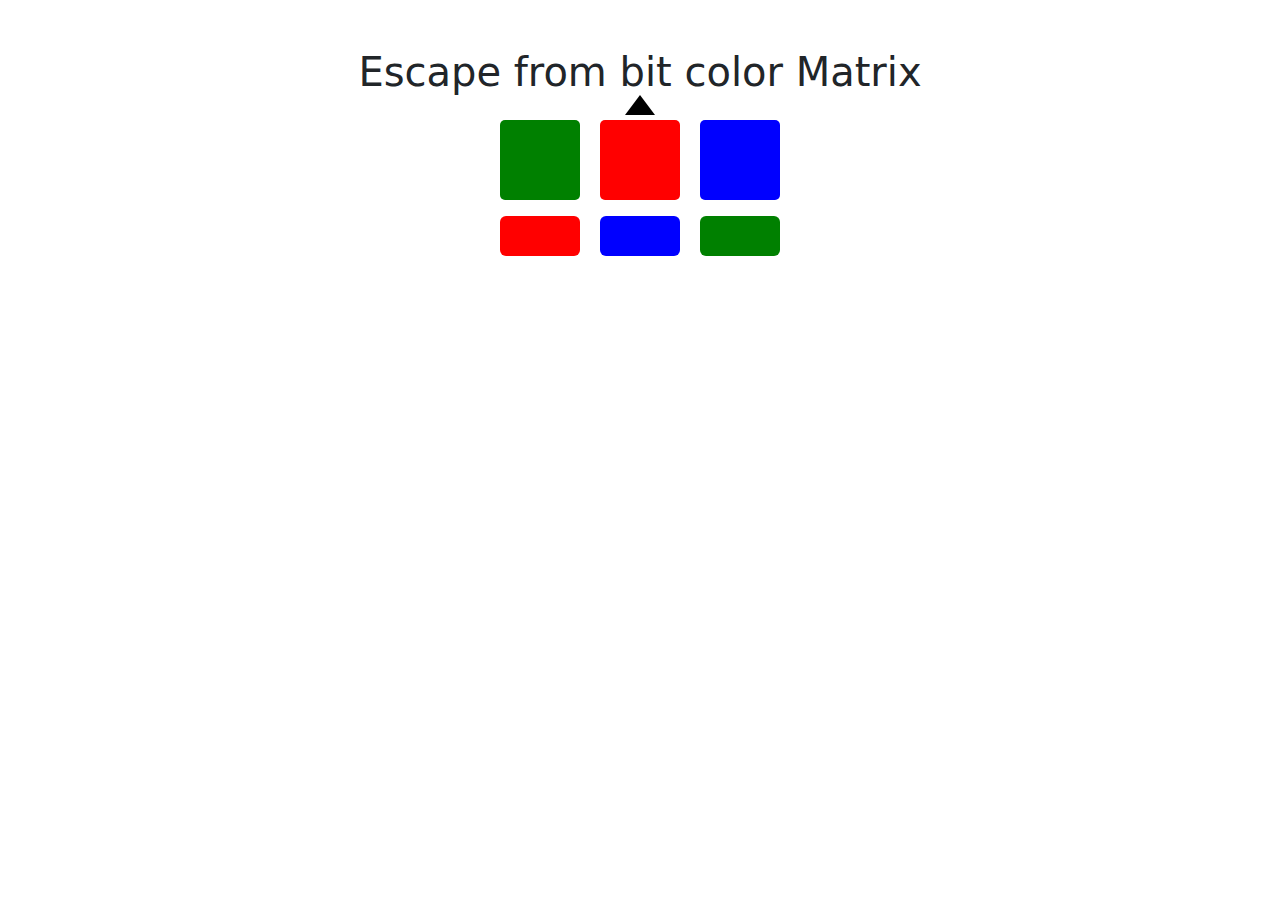
<file: page/quest/practice.html>
<!doctype html>
<html lang="en">
  <head>
    <meta charset="UTF-8" />
    <meta name="viewport" content="width=device-width, initial-scale=1.0" />
    <title>Escape from bit color Matrix</title>
  </head>
  <link
    href="../../resource/bootstrap-5.3.3-dist/css/bootstrap.min.css"
    rel="stylesheet"
  />
  <link rel="stylesheet" href="../../resource/css/gameP.css" />
  <body>
    <div class="container mt-5 text-center">
      <h1>Escape from bit color Matrix</h1>
      <div id="game-container" class="position-relative mt-4">
        <div id="pointer" class="pointer"></div>
        <div
          id="boxes-container"
          class="d-flex justify-content-center my-3"
        ></div>
      </div>
      <div
        id="buttons-container"
        class="d-flex justify-content-center mb-4"
      ></div>
      <div id="message" class="mt-4"></div>
    </div>
  </body>
  <script
    src="../../resource/bootstrap-5.3.3-dist/js/bootstrap.min.js"
    type="text/javascript"
    charset="utf-8"
  ></script>
  <script src="../../resource/js/game2.js"></script>
</html>
</file>
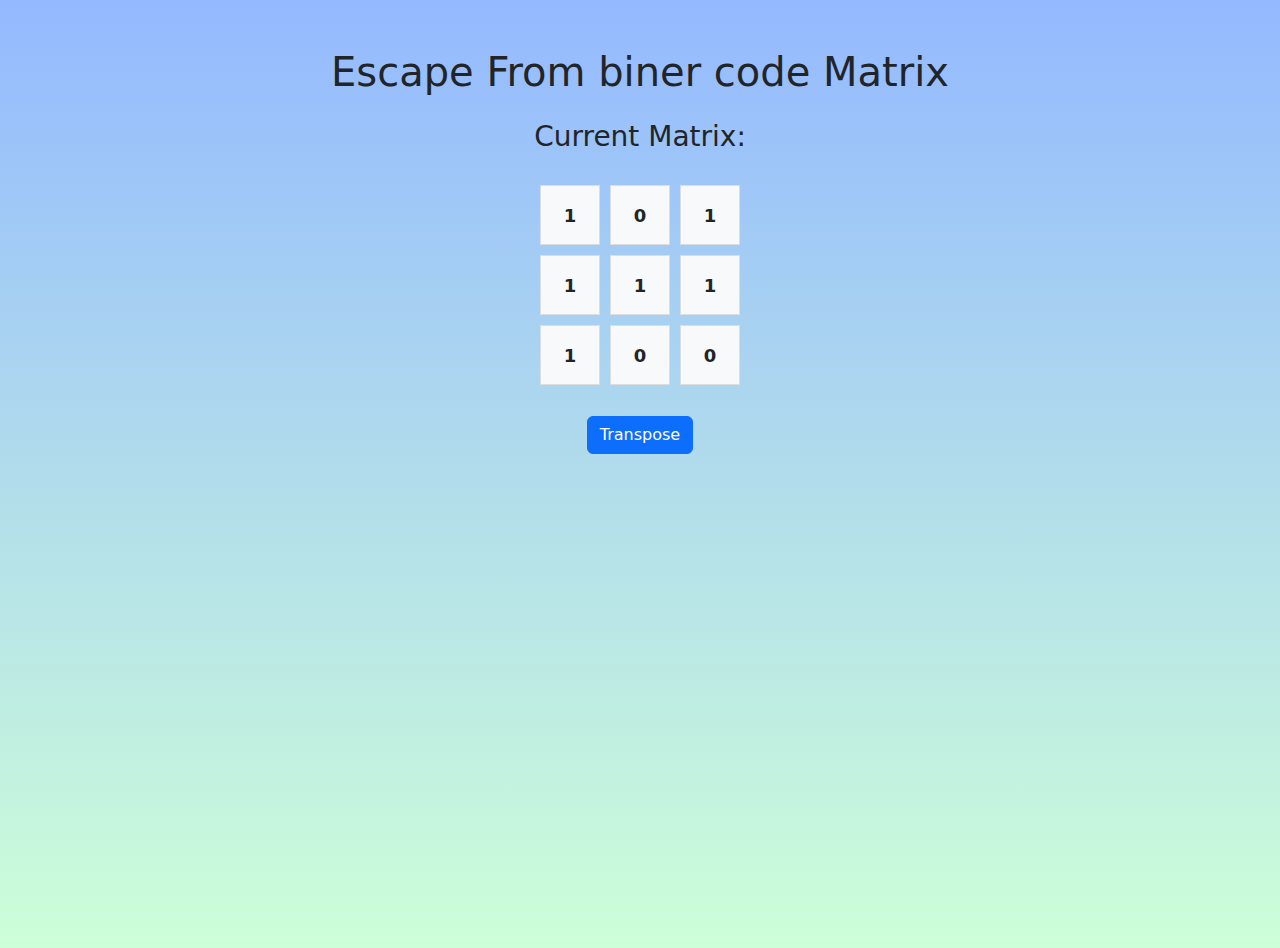
<file: page/quest/stage-2.html>
<!doctype html>
<html lang="en">
  <head>
    <meta charset="UTF-8" />
    <meta name="viewport" content="width=device-width, initial-scale=1.0" />
    <title>Escape From biner code Matrix</title>
  </head>
  <link
    href="../../resource/bootstrap-5.3.3-dist/css/bootstrap.min.css"
    rel="stylesheet"
  />
  <link rel="stylesheet" href="../../resource/css/game1.css" />
  <body>
    <div class="container mt-5">
      <h1 class="text-center">Escape From biner code Matrix</h1>
      <div class="mt-4">
        <h3 class="text-center">Current Matrix:</h3>
        <div id="matrix-container" class="text-center my-3"></div>
      </div>
      <div class="text-center">
        <button id="transpose-button" class="btn btn-primary">Transpose</button>
      </div>
      <div id="result-message" class="text-center mt-4"></div>
    </div>
  </body>
  <script
    src="../../resource/bootstrap-5.3.3-dist/js/bootstrap.min.js"
    type="text/javascript"
    charset="utf-8"
  ></script>
  <script src="../../resource/js/game1.js"></script>
</html>
</file>
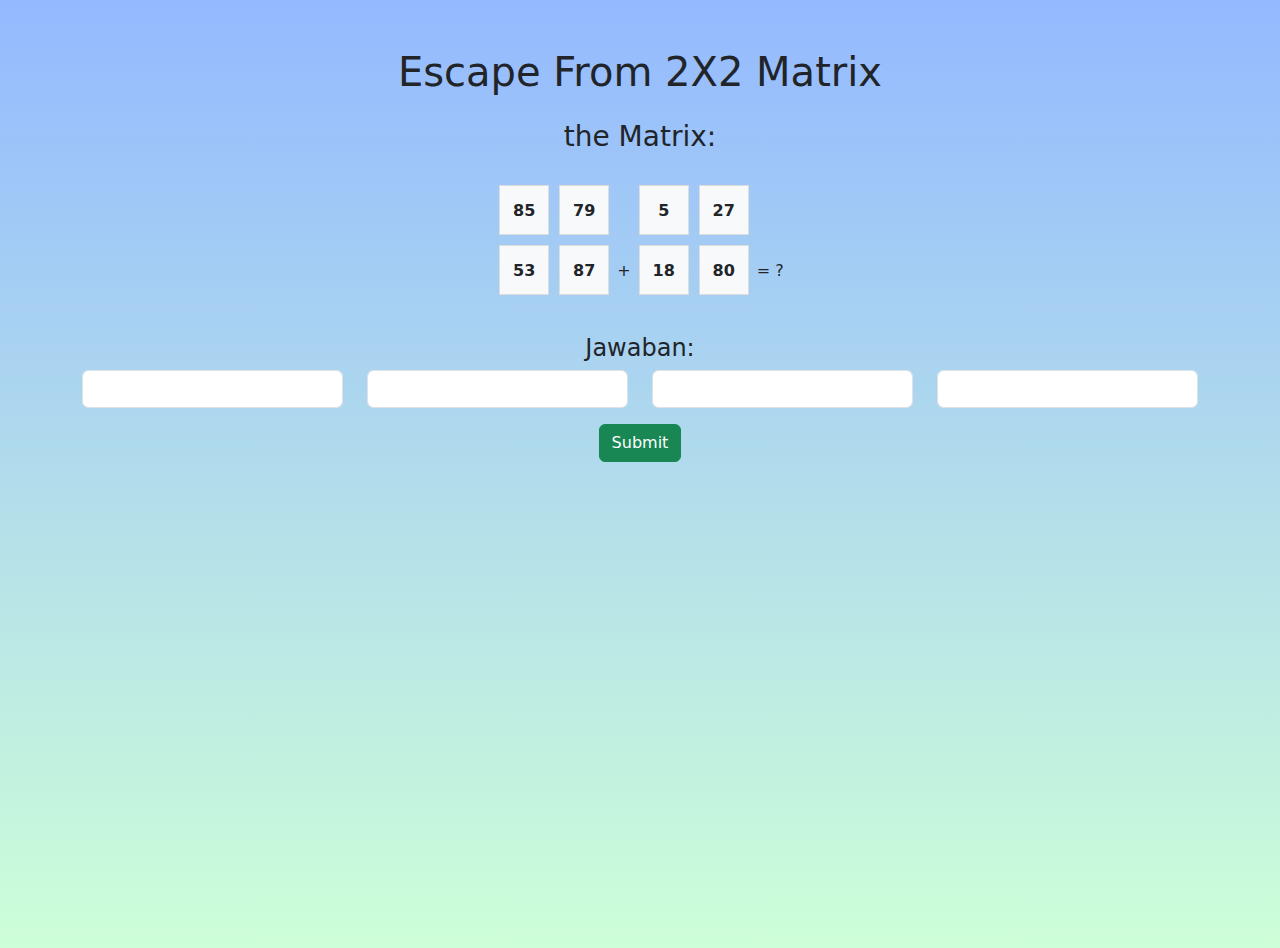
<file: page/quest/state-1.html>
<!doctype html>
<html lang="en">
  <head>
    <meta charset="UTF-8" />
    <meta name="viewport" content="width=device-width, initial-scale=1.0" />
    <title>Escape From 2X2 Matrix</title>
  </head>
  <link
    href="../../resource/bootstrap-5.3.3-dist/css/bootstrap.min.css"
    rel="stylesheet"
  />
  <link rel="stylesheet" href="../../resource/css/game.css" />
  <body>
    <div class="container mt-5">
      <h1 class="text-center">Escape From 2X2 Matrix</h1>
      <div class="mt-4">
        <h3 class="text-center">the Matrix:</h3>
        <div id="matrix-question" class="text-center my-3"></div>
      </div>
      <div class="mt-4">
        <h4 class="text-center">Jawaban:</h4>
        <form id="matrix-form" class="text-center">
          <div class="row justify-content-center">
            <div class="col-6 col-sm-3 mb-3">
              <input
                type="number"
                class="form-control matrix-input"
                id="input-0-0"
              />
            </div>
            <div class="col-6 col-sm-3 mb-3">
              <input
                type="number"
                class="form-control matrix-input"
                id="input-0-1"
              />
            </div>
            <div class="col-6 col-sm-3 mb-3">
              <input
                type="number"
                class="form-control matrix-input"
                id="input-1-0"
              />
            </div>
            <div class="col-6 col-sm-3 mb-3">
              <input
                type="number"
                class="form-control matrix-input"
                id="input-1-1"
              />
            </div>
          </div>
          <button type="submit" class="btn btn-success">Submit</button>
        </form>
      </div>
      <div id="result-message" class="text-center mt-4"></div>
    </div>
  </body>
  <script
    src="../../resource/bootstrap-5.3.3-dist/js/bootstrap.min.js"
    type="text/javascript"
    charset="utf-8"
  ></script>
  <script src="../../resource/js/game.js"></script>
</html>
</file>
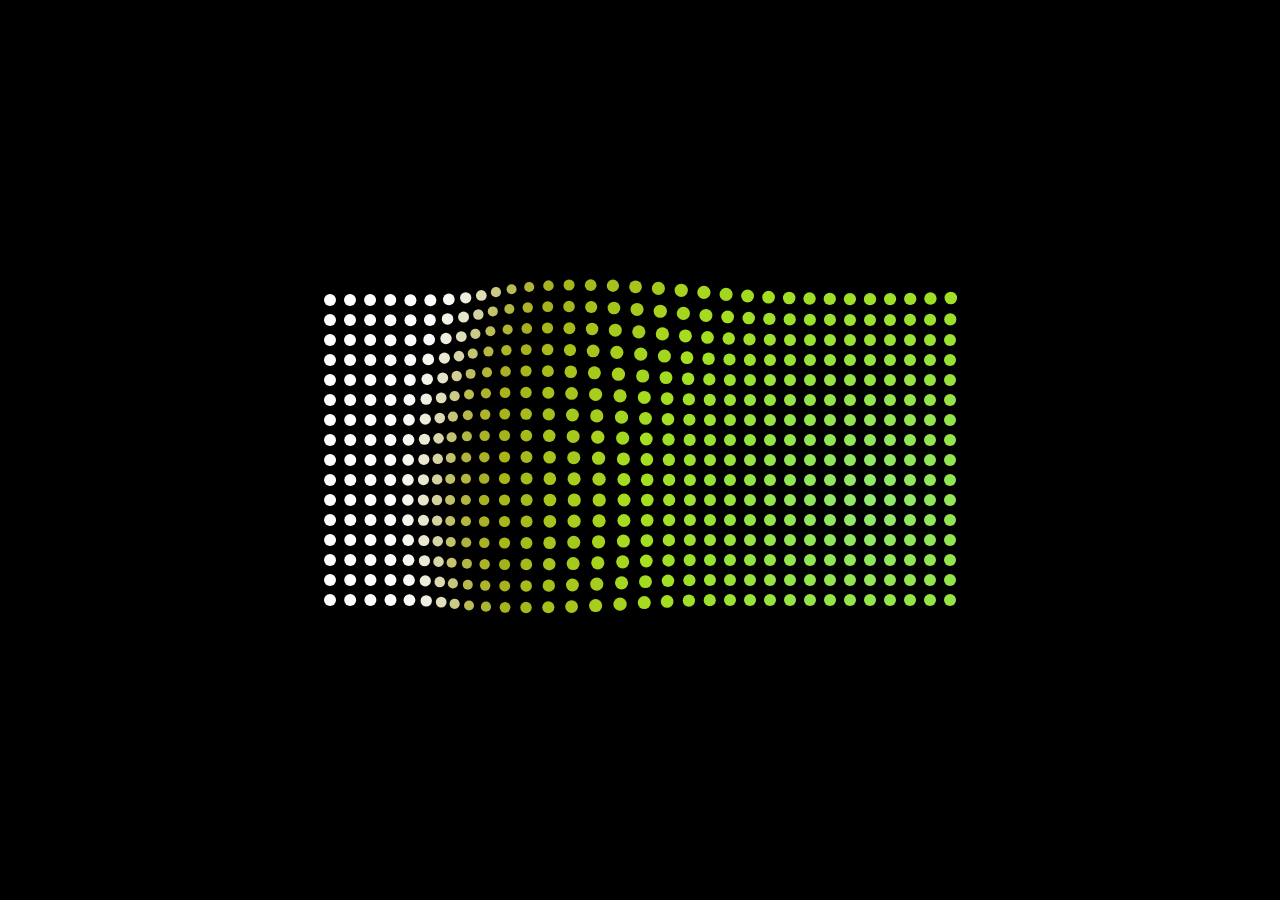
<file: resource/anime-master/documentation/examples/advanced-staggering-2.html>
<!DOCTYPE html>
<html>
<head>
  <title>advanced staggering • anime.js</title>
  <meta charset="utf-8">
  <meta name="viewport" content="width=device-width, initial-scale=1, maximum-scale=1">
  <meta property="og:title" content="anime.js">
  <meta property="og:url" content="https://animejs.com">
  <meta property="og:description" content="Javascript Animation Engine">
  <meta property="og:image" content="https://animejs.com/documentation/assets/img/icons/og.png">
  <meta name="twitter:card" content="summary">
  <meta name="twitter:title" content="anime.js">
  <meta name="twitter:site" content="@juliangarnier">
  <meta name="twitter:description" content="Javascript Animation Engine">
  <meta name="twitter:image" content="https://animejs.com/documentation/assets/img/icons/twitter.png">
  <link rel="apple-touch-icon-precomposed" href="../assets/img/social-media-image.png">
  <link rel="icon" type="image/png" href="../assets/img/favicon.png" >
  <link href="../assets/css/animejs.css" rel="stylesheet">
  <link href="../assets/css/documentation.css" rel="stylesheet">
  <style>

    :root {
      font-size: 20px;
    }

    body {
      display: flex;
      flex-wrap: wrap;
      justify-content: center;
      align-items: center;
      height: 100vh;
      background-color: #000;
    }

    .stagger-visualizer {
      display: flex;
      flex-wrap: wrap;
      justify-content: center;
      align-items: center;
      position: relative;
      width: 32rem;
      height: 16rem;
    }

    .dots-wrapper {
      position: absolute;
      display: flex;
      flex-wrap: wrap;
      justify-content: center;
      align-items: center;
      width: 100%;
      height: 100%;
    }

    .stagger-visualizer .dot {
      position: relative;
      width: calc(1rem - 8px);
      height: calc(1rem - 8px);
      margin: 4px;
      border-radius: 50%;
      background-color: currentColor;
    }

  </style>
</head>
<body>

  <div class="stagger-visualizer">
    <div class="dots-wrapper"></div>
  </div>

</body>
<script type="module">

  import anime from '../../src/index.js';

  var advancedStaggeringAnimation = (function() {

    var staggerVisualizerEl = document.querySelector('.stagger-visualizer');
    var dotsWrapperEl = staggerVisualizerEl.querySelector('.dots-wrapper');
    var dotsFragment = document.createDocumentFragment();
    var grid = [32, 16];
    var cellSize = 1;
    var numberOfElements = grid[0] * grid[1];
    var animation;
    var paused = true;

    for (var i = 0; i < numberOfElements; i++) {
      var dotEl = document.createElement('div');
      dotEl.classList.add('dot');
      dotsFragment.appendChild(dotEl);
    }

    dotsWrapperEl.appendChild(dotsFragment);

    var index = anime.random(0, numberOfElements-1);
    var nextIndex = 0;

    function play() {

      paused = false;
      if (animation) animation.pause();

      nextIndex = anime.random(0, numberOfElements-1);

      var saturation = 75;

      var colorStart = anime.random(0, 256);
      var colorEnd = anime.random(0, 256);
      var colorRangeValue = [colorStart, colorEnd];
      var luminosityStart = anime.random(60, 80);
      var luminosityEnd = anime.random(20, 40);
      var luminosityRangeValue = [luminosityStart, luminosityEnd];

      function staggeredGridColors(el, i, total) {
        var hue = Math.round(anime.stagger(colorRangeValue, {grid: grid, from: index})(el, i, total));
        var luminosity = Math.round(anime.stagger(luminosityRangeValue, {grid: grid, from: index})(el, i, total));
        return 'hsl(' + hue + ', ' + saturation + '%, ' + luminosity + '%)';
      }

      animation = anime({
        targets: '.stagger-visualizer .dot',
        keyframes: [
          {
            zIndex: function(el, i, total) {
              return Math.round(anime.stagger([numberOfElements, 0], {grid: grid, from: index})(el, i, total));
            },
            translateX: anime.stagger('-.001rem', {grid: grid, from: index, axis: 'x'}),
            translateY: anime.stagger('-.001rem', {grid: grid, from: index, axis: 'y'}),
            duration: 200
          }, {
            translateX: anime.stagger('.075rem', {grid: grid, from: index, axis: 'x'}),
            translateY: anime.stagger('.075rem', {grid: grid, from: index, axis: 'y'}),
            scale: anime.stagger([2, .2], {grid: grid, from: index}),
            backgroundColor: staggeredGridColors,
            duration: 450
          }, {
            translateX: 0,
            translateY: 0,
            scale: 1,
            duration: 500,
          }
        ],
        delay: anime.stagger(60, {grid: grid, from: index}),
        easing: 'easeInOutQuad',
        complete: play
      }, 30)

      index = nextIndex;

    }

    play();

  })();

</script>
</html>
</file>
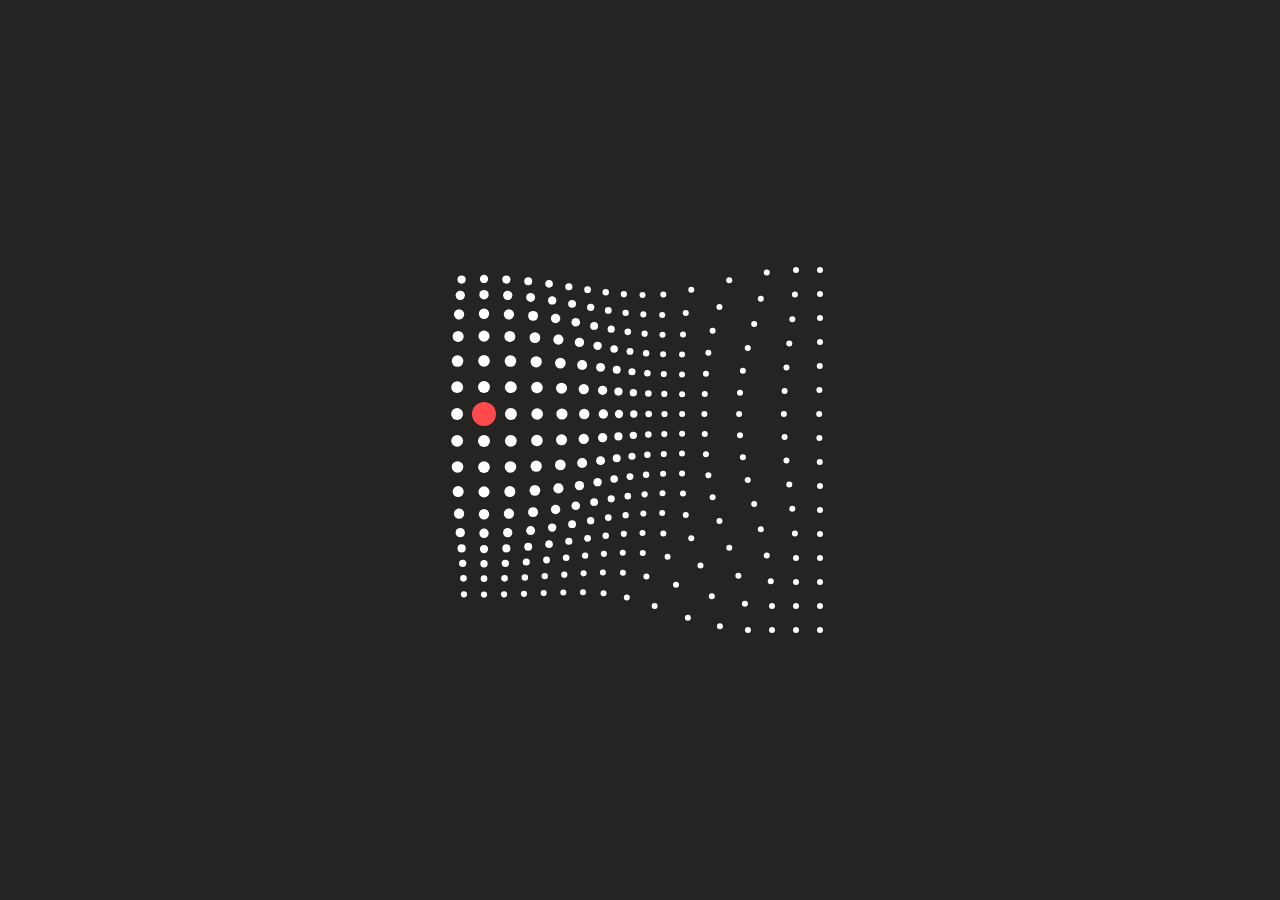
<file: resource/anime-master/documentation/examples/advanced-staggering.html>
<!DOCTYPE html>
<html>
<head>
  <title>advanced staggering • anime.js</title>
  <meta charset="utf-8">
  <meta name="viewport" content="width=device-width, initial-scale=1, maximum-scale=1">
  <meta property="og:title" content="anime.js">
  <meta property="og:url" content="https://animejs.com">
  <meta property="og:description" content="Javascript Animation Engine">
  <meta property="og:image" content="https://animejs.com/documentation/assets/img/icons/og.png">
  <meta name="twitter:card" content="summary">
  <meta name="twitter:title" content="anime.js">
  <meta name="twitter:site" content="@juliangarnier">
  <meta name="twitter:description" content="Javascript Animation Engine">
  <meta name="twitter:image" content="https://animejs.com/documentation/assets/img/icons/twitter.png">
  <link rel="apple-touch-icon-precomposed" href="../assets/img/social-media-image.png">
  <link rel="icon" type="image/png" href="../assets/img/favicon.png" >
  <link href="../assets/css/animejs.css" rel="stylesheet">
  <link href="../assets/css/documentation.css" rel="stylesheet">
  <style>

    :root {
      font-size: 24px;
    }

    body {
      display: flex;
      flex-wrap: wrap;
      justify-content: center;
      align-items: center;
      height: 100vh;
    }

    .stagger-visualizer {
      position: relative;
      display: flex;
      flex-wrap: wrap;
      justify-content: center;
      align-items: center;
      width: 16rem;
      height: 16rem;
    }

    .stagger-visualizer .dot {
      position: relative;
      width: .25rem;
      height: .25rem;
      margin: .375rem;
      background-color: currentColor;
      border-radius: 50%;
    }

    .stagger-visualizer .cursor {
      position: absolute;
      z-index: 1;
      top: 0;
      left: 0;
      width: 1rem;
      height: 1rem;
      background-color: currentColor;
      border-radius: 50%;
    }

  </style>
</head>
<body>

  <div class="stagger-visualizer">
    <div class="cursor color-red"></div>
  </div>

</body>
<script type="module">

  import anime from '../../src/index.js';

  const staggerVisualizerEl = document.querySelector('.stagger-visualizer');
  const fragment = document.createDocumentFragment();
  const numberOfElements = 16*16;
  var animation;

  for (let i = 0; i < numberOfElements; i++) {
    const dotEl = document.createElement('div');
    dotEl.classList.add('dot');
    fragment.appendChild(dotEl);
  }

  staggerVisualizerEl.appendChild(fragment);

  let index = anime.random(0, numberOfElements);
  let nextIndex = 0;

  function animateGrid() {

    if (animation) animation.pause();

    nextIndex = anime.random(0, numberOfElements);

    anime.set('.cursor', {
      translateX: anime.stagger('-1rem', {grid: [16, 16], from: index, axis: 'x'}),
      translateY: anime.stagger('-1rem', {grid: [16, 16], from: index, axis: 'y'})
    });

    animation = anime.timeline({
      easing: 'easeInOutQuad',
      complete: animateGrid
    })
    .add({
      targets: '.cursor',
      keyframes: [
        { scale: .625 }, 
        { scale: 1.125 },
        { scale: 1 }
      ],
      duration: 600
    })
    .add({
      targets: '.dot',
      keyframes: [
        {
          translateX: anime.stagger('-.175rem', {grid: [16, 16], from: index, axis: 'x'}),
          translateY: anime.stagger('-.175rem', {grid: [16, 16], from: index, axis: 'y'}),
          duration: 200
        }, {
          translateX: anime.stagger('.125rem', {grid: [16, 16], from: index, axis: 'x'}),
          translateY: anime.stagger('.125rem', {grid: [16, 16], from: index, axis: 'y'}),
          scale: 2,
          duration: 500
        }, {
          translateX: 0,
          translateY: 0,
          scale: 1,
          duration: 600,
        }
      ],
      delay: anime.stagger(50, {grid: [16, 16], from: index})
    }, '-=600')
    .add({
      targets: '.cursor',
      translateX: { value: anime.stagger('-1rem', {grid: [16, 16], from: nextIndex, axis: 'x'}), duration: anime.random(400, 1200) },
      translateY: { value: anime.stagger('-1rem', {grid: [16, 16], from: nextIndex, axis: 'y'}), duration: anime.random(400, 1200) },
      easing: 'easeOutSine'
    }, '-=1100')

    index = nextIndex;

  }

  animateGrid();

</script>
</html>
</file>
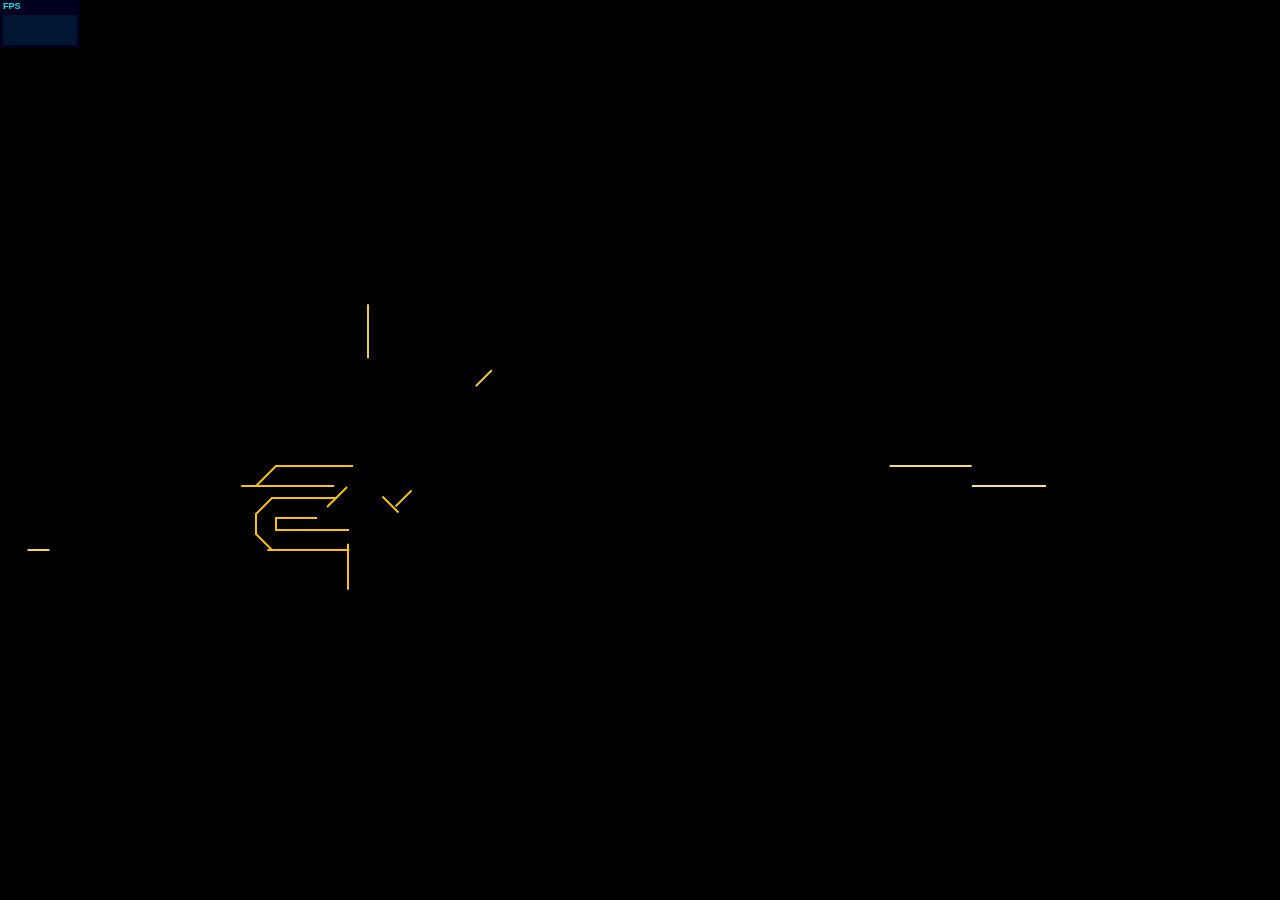
<file: resource/anime-master/documentation/examples/animejs-mgs-logo-animation.html>
<!DOCTYPE html>
<html>
<head>
  <title>Anime MGS logo animation | anime.js</title>
  <meta charset="utf-8">
  <meta name="viewport" content="width=device-width, initial-scale=1, maximum-scale=1">
  <meta property="og:title" content="anime.js">
  <meta property="og:url" content="https://animejs.com">
  <meta property="og:description" content="Javascript Animation Engine">
  <meta property="og:image" content="https://animejs.com/documentation/assets/img/icons/og.png">
  <meta name="twitter:card" content="summary">
  <meta name="twitter:title" content="anime.js">
  <meta name="twitter:site" content="@juliangarnier">
  <meta name="twitter:description" content="Javascript Animation Engine">
  <meta name="twitter:image" content="https://animejs.com/documentation/assets/img/icons/twitter.png">
  <link rel="apple-touch-icon-precomposed" href="../assets/img/social-media-image.png">
  <link rel="icon" type="image/png" href="../assets/img/favicon.png">
  <link href="../assets/css/animejs.css" rel="stylesheet">
  <link href="../assets/css/documentation.css" rel="stylesheet">
  <script src="../../lib/anime.min.js"></script>
  <!-- <script src="../assets/js/anime/anime.2.2.0.js"></script> -->
  <style>

    html,
    body {
      background-color: black;
    }

    section {
      position: absolute;
      width: 100%;
      height: 100%;
      display: flex;
      justify-content: center;
    }

    .mgs-logo { margin: auto; }
    .vert { transform-origin: center bottom; }
    .hori { transform-origin: 0% 50%; }
    .diag-left { transform-origin: 100% 100%; }
    .diag-right { transform-origin: 100% 0%; }

    .stripes path,
    .text-fills path,
    .katakana path,
    .line {
      opacity: 0
    }

  </style>
</head>
<body>
  <section>
    <svg class="mgs-logo" width="100%" height="448" viewBox="0 0 1024 448">
      <g class="stripes" transform="translate(321.000000, 160.000000)" fill="#FFF">
        <path d="M8,20 L12,16 L92,16 L88,20 L8,20 L8,20 L8,20 L8,20 Z" class="stripe stripe-left"></path>
        <path d="M4,24 L0,28 L80,28 L84,24 L4,24 L4,24 L4,24 L4,24 Z" class="stripe stripe-left"></path>
        <path d="M16,12 L20,8 L100,8 L96,12 L16,12 L16,12 L16,12 L16,12 Z" class="stripe stripe-left"></path>
        <path d="M24,4 L28,0 L108,7.10542736e-15 L104,4 L24,4 L24,4 L24,4 L24,4 Z" class="stripe stripe-left"></path>
      </g>
      <g class="stripes" transform="translate(592.000000, 160.000000)" fill="#FFF">
        <path d="M8,20 L12,16 L92,16 L88,20 L8,20 L8,20 L8,20 L8,20 Z" class="stripe stripe-right"></path>
        <path d="M4,24 L0,28 L80,28 L84,24 L4,24 L4,24 L4,24 L4,24 Z" class="stripe stripe-right"></path>
        <path d="M16,12 L20,8 L100,8 L96,12 L16,12 L16,12 L16,12 L16,12 Z" class="stripe stripe-right"></path>
        <path d="M24,4 L28,0 L108,7.10542736e-15 L104,4 L24,4 L24,4 L24,4 L24,4 Z" class="stripe stripe-right"></path>
      </g>
      <g class="katakana" transform="translate(202.000000, 128.000000)" fill="#FFF">
        <path d="M55,33 L56,32 L136,32 L135,33 L55,33 Z" data-d="M0,92 L60,32 L140,32 L80,92 L0,92 Z"></path>
        <path d="M28,28 L29,28 L1,0 L0,0 L28,28 Z" data-d="M32,28 L230,28 L202,0 L4,0 L32,28 Z"></path>
        <path d="M232,28 L204,0 L205,0 L233,28 L232,28 Z" data-d="M236,28 L208,0 L388,0 L416,28 L236,28 Z"></path>
        <path d="M169,92 L197,64 L199,64 L171,92 L169,92 Z" data-d="M173,92 L201,64 L381,64 L353,92 L173,92 Z"></path>
        <path d="M435,92 L355,92 L356,91 L436,91 L435,92 Z" data-d="M439,92 L359,92 L387,64 L467,64 L439,92 Z"></path>
        <path d="M497,28 L498,28 L470,0 L469,0 L497,28 Z" data-d="M422,28 L502,28 L474,0 L394,0 L422,28 Z"></path>
        <path d="M476,65 L556,65 L555,64 L475,64 L476,65 Z" data-d="M507,92 L587,92 L559,64 L479,64 L507,92 Z"></path>
        <path d="M554,59 L553,60 L473,60 L474,59 L554,59 Z" data-d="M617,0 L557,60 L477,60 L537,0 L617,0 Z"></path>
      </g>
      <g class="text-fills" transform="translate(128.000000, 240.000000)" fill="#FFF">
        <path d="M0,48 L0,68 L16,84 L96,84 L112,68 L112,16 L96,0 L20,0 L0,20 L92,20 L92,64 L20,64 L20,52 L60,52 L80,32 L16,32 L0,48 Z" id="a"></path>
        <path d="M216,84 L236,84 L236,16 L220,0 L140,0 L124,16 L124,84 L144,84 L144,20 L216,20 L216,84 L216,84 Z" id="n"></path>
        <path d="M248,0 L268,0 L268,84 L248,84 L248,0 Z" id="i"></path>
        <path d="M300,20 L300,84 L280,84 L280,16 L296,0 L408,0 L424,16 L424,84 L404,84 L404,20 L362,20 L362,84 L342,84 L342,20 L300,20 Z" id="m"></path>
        <path d="M548,36 L548,16 L532,2.55795385e-13 L452,2.4158453e-13 L436,16 L436,68 L452,84 L528,84 L548,64 L456,64 L456,20 L528,20 L528,32 L488,32 L468,52 L532,52 L548,36 L548,36 Z" id="e"></path>
        <path d="M562,64 L582,84 L626,84 L642,68 L642,0 L622,0 L622,64 L562,64 Z" id="j"></path>
        <path d="M674,20 L766,20 L746,0 L670,0 L654,16 L654,36 L670,52 L746,52 L746,64 L654,64 L674,84 L750,84 L766,68 L766,48 L750,32 L674,32 L674,20 Z" id="s"></path>
      </g>
      <g stroke="#FFF" stroke-width="2" fill="none" fill-rule="evenodd">
        <path d="M148,292 L148,304" class="line vert" stroke-linecap="square"></path>
        <path d="M128,288 L128,308" class="line vert" stroke-linecap="square"></path>
        <path d="M148,240 L128,260" class="line diag-right"></path>
        <path d="M128,308 L144,324" class="line diag-left"></path>
        <path d="M144,272 L128,288" class="line diag-right"></path>
        <path d="M148,240 L224,240" class="line hori" stroke-linecap="square"></path>
        <path d="M144,272 L208,272" class="line hori" stroke-linecap="square"></path>
        <path d="M148,292 L188,292" class="line hori" stroke-linecap="square"></path>
        <path d="M148,304 L220,304" class="line hori" stroke-linecap="square"></path>
        <path d="M144,324 L224,324" class="line hori" stroke-linecap="square"></path>
        <path d="M129,260 L220,260" class="line hori" stroke-linecap="square"></path>
        <path d="M208,272 L188,292" class="line diag-right"></path>
        <path d="M220,260 L220,304" class="line vert" stroke-linecap="square"></path>
        <path d="M224,240 L240,256" class="line diag-left"></path>
        <path d="M240,308 L224,324" class="line diag-right"></path>
        <path d="M240,256 L240,308" class="line vert" stroke-linecap="square"></path>
        <path d="M252,256 L252,324" class="line vert" stroke-linecap="square"></path>
        <path d="M268,240 L252,256" class="line diag-right"></path>
        <path d="M252,324 L272,324" class="line hori" stroke-linecap="square"></path>
        <path d="M272,260 L272,324" class="line vert" stroke-linecap="square"></path>
        <path d="M268,240 L348,240" class="line hori" stroke-linecap="square"></path>
        <path d="M272,260 L344,260" class="line hori" stroke-linecap="square"></path>
        <path d="M344,260 L344,324" class="line vert" stroke-linecap="square"></path>
        <path d="M348,240 L364,256" class="line diag-left"></path>
        <path d="M344,324 L364,324" class="line hori" stroke-linecap="square"></path>
        <path d="M364,256 L364,324" class="line vert" stroke-linecap="square"></path>
        <path d="M376,240 L376,324" class="line vert" stroke-linecap="square"></path>
        <path d="M376,324 L396,324" class="line hori" stroke-linecap="square"></path>
        <path d="M376,240 L396,240" class="line hori" stroke-linecap="square"></path>
        <path d="M396,240 L396,324" class="line vert" stroke-linecap="square"></path>
        <path d="M408,256 L408,324" class="line vert" stroke-linecap="square"></path>
        <path d="M424,240 L408,256" class="line diag-right"></path>
        <path d="M408,324 L428,324" class="line hori" stroke-linecap="square"></path>
        <path d="M428,261 L428,323" class="line vert" stroke-linecap="square"></path>
        <path d="M424,240 L536,240" class="line hori" stroke-linecap="square"></path>
        <path d="M428,260 L470,260" class="line hori" stroke-linecap="square"></path>
        <path d="M470,261 L470,323" class="line vert" stroke-linecap="square"></path>
        <path d="M470,324 L490,324" class="line hori" stroke-linecap="square"></path>
        <path d="M490,261 L490,323" class="line vert" stroke-linecap="square"></path>
        <path d="M490,260 L532,260" class="line hori" stroke-linecap="square"></path>
        <path d="M532,261 L532,323" class="line vert" stroke-linecap="square"></path>
        <path d="M536,240 L552,256" class="line diag-left"></path>
        <path d="M532,324 L552,324" class="line hori" stroke-linecap="square"></path>
        <path d="M552,256 L552,324" class="line vert" stroke-linecap="square"></path>
        <path d="M564,256 L564,308" class="line vert" stroke-linecap="square"></path>
        <path d="M564,308 L580,324" class="line diag-left"></path>
        <path d="M580,240 L564,256" class="line diag-right"></path>
        <path d="M584,260 L584,304" class="line vert" stroke-linecap="square"></path>
        <path d="M616,272 L596,292" class="line diag-right"></path>
        <path d="M580,240 L660,240" class="line hori" stroke-linecap="square"></path>
        <path d="M584,260 L656,260" class="line hori" stroke-linecap="square"></path>
        <path d="M580,324 L656,324" class="line hori" stroke-linecap="square"></path>
        <path d="M596,292 L660,292" class="line hori" stroke-linecap="square"></path>
        <path d="M616,272 L656,272" class="line hori" stroke-linecap="square"></path>
        <path d="M656,260 L656,272" class="line vert" stroke-linecap="square"></path>
        <path d="M660,240 L676,256" class="line diag-left"></path>
        <path d="M676,304 L656,324" class="line diag-right"></path>
        <path d="M676,276 L660,292" class="line diag-right"></path>
        <path d="M584,304 L676,304" class="line hori" stroke-linecap="square"></path>
        <path d="M676,256 L676,276" class="line vert" stroke-linecap="square"></path>
        <path d="M690,304 L710,324" class="line diag-left"></path>
        <path d="M690,304 L750,304" class="line hori" stroke-linecap="square"></path>
        <path d="M710,324 L754,324" class="line hori" stroke-linecap="square"></path>
        <path d="M750,240 L750,304" class="line vert" stroke-linecap="square"></path>
        <path d="M770,308 L754,324" class="line diag-right"></path>
        <path d="M750,240 L770,240" class="line hori" stroke-linecap="square"></path>
        <path d="M770,240 L770,308" class="line vert" stroke-linecap="square"></path>
        <path d="M782,256 L782,276" class="line vert" stroke-linecap="square"></path>
        <path d="M782,276 L798,292" class="line diag-left"></path>
        <path d="M782,304 L802,324" class="line diag-left"></path>
        <path d="M798,240 L782,256" class="line diag-right"></path>
        <path d="M802,260 L802,272" class="line vert" stroke-linecap="square"></path>
        <path d="M798,240 L874,240" class="line hori" stroke-linecap="square"></path>
        <path d="M802,272 L878,272" class="line hori" stroke-linecap="square"></path>
        <path d="M802,324 L878,324" class="line hori" stroke-linecap="square"></path>
        <path d="M798,292 L874,292" class="line hori" stroke-linecap="square"></path>
        <path d="M782,304 L874,304" class="line hori" stroke-linecap="square"></path>
        <path d="M874,292 L874,304" class="line vert" stroke-linecap="square"></path>
        <path d="M878,272 L894,288" class="line diag-left"></path>
        <path d="M874,240 L894,260" class="line diag-left"></path>
        <path d="M894,308 L878,324" class="line diag-right"></path>
        <path d="M802,260 L894,260" class="line hori" stroke-linecap="square"></path>
        <path d="M894,288 L894,308" class="line vert" stroke-linecap="square"></path>
      </g>
    </svg>
  </section>
  <script>

  var logoAnimation = anime.timeline({
    direction: 'alternate',
    loop: true
  });

  logoAnimation
  .add({
      targets: '.stripes path',
      translateX: [-1000, 0],
      opacity: {
        value: 1,
        duration: 100
      },
      fill: '#F9C100',
      delay: (el, i) => 2200 + (i * 75),
      duration: 400,
      easing: 'easeOutExpo',
    }, 0)
  .add({
      targets: '.katakana path',
      d: (el) => el.getAttribute('data-d'),
      opacity: {
        value: [0, 1],
        duration: 100
      },
      fill: '#F9C100',
      delay: (el, i) => 2400 + (i * 120),
      duration: 1200,
      easing: 'easeOutCirc',
    }, 0)
    .add({
      targets: '.text-fills path',
      opacity: [0, 1],
      fill: '#F9C100',
      easing: 'easeOutExpo',
      duration: 200,
      delay: (t, i) => 3300 + (anime.random(0, 450)),
    }, 0)
    .add({
      targets: '.line',
      translateX: (target) => {
        let x = 1200;
        let translate;
        if (target.classList.contains('hori')) translate = anime.random(0, 1) ? x : -x;
        if (target.classList.contains('diag-right') || target.classList.contains('diag-left')) translate =  x / 3;
        return [translate, 0];
      },
      translateY: (target) => {
        let y = 1200;
        let translate;
        if (target.classList.contains('vert')) translate = anime.random(0, 1) ? y : -y;
        if (target.classList.contains('diag-right')) translate =  -y / 3;
        if (target.classList.contains('diag-left')) translate =  y / 3;
        return [translate, 0];
      },
      stroke: '#F9C100',
      opacity: {
        value: [0, 1],
        duration: 100,
      },
      delay: (t, i) => (i * 25),
      duration: 500,
      easing: 'easeOutSine',
    }, 0);

  </script>
  <script src="../assets/js/vendors/stats.min.js"></script>
</body>
</html>
</file>
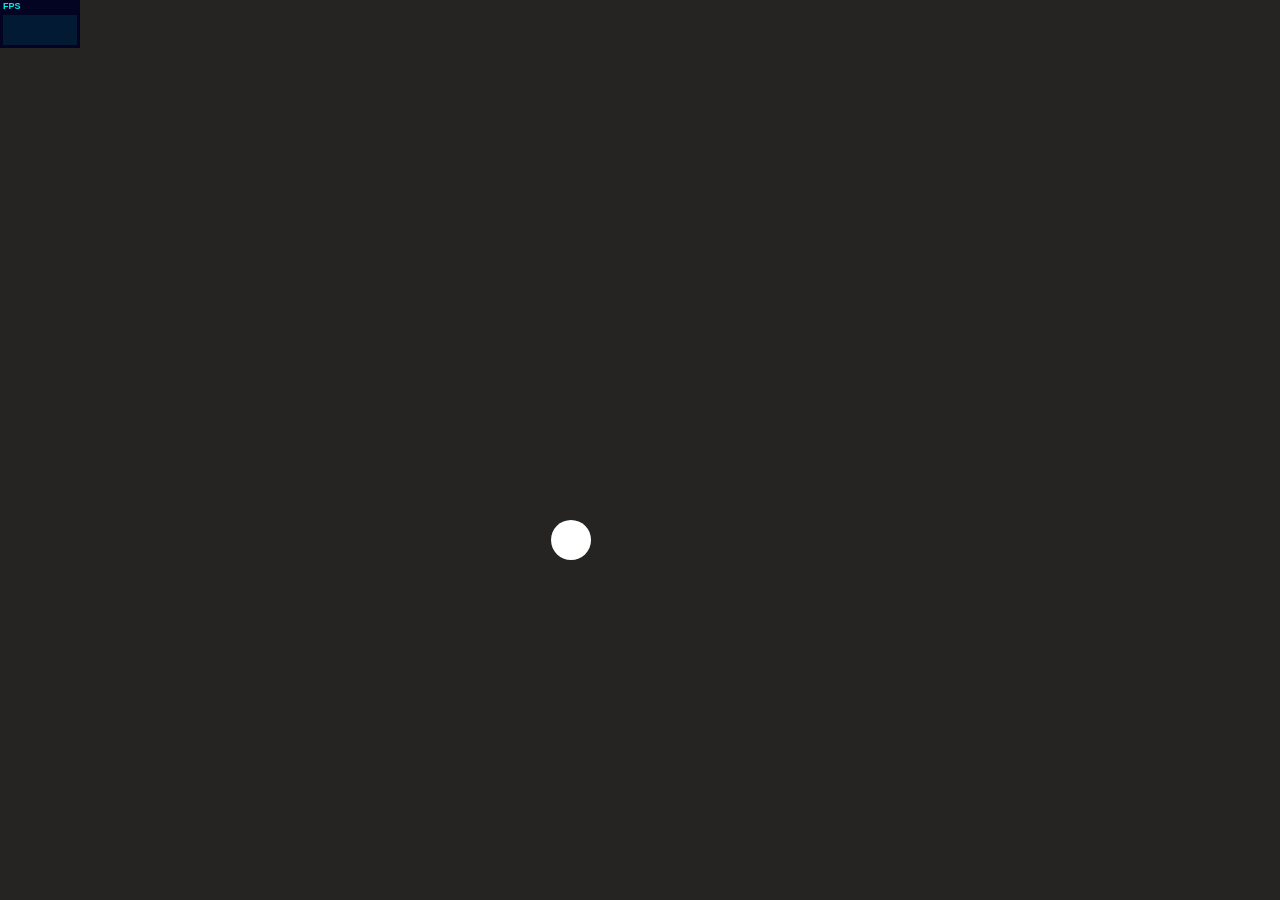
<file: resource/anime-master/documentation/examples/animejs-v2-logo-animation.html>
<!DOCTYPE html>
<html>
<head>
  <title>Anime logo animation | anime.js</title>
  <meta charset="utf-8">
  <meta name="viewport" content="width=device-width, initial-scale=1, maximum-scale=1">
  <meta property="og:title" content="anime.js">
  <meta property="og:url" content="https://animejs.com">
  <meta property="og:description" content="Javascript Animation Engine">
  <meta property="og:image" content="https://animejs.com/documentation/assets/img/icons/og.png">
  <meta name="twitter:card" content="summary">
  <meta name="twitter:title" content="anime.js">
  <meta name="twitter:site" content="@juliangarnier">
  <meta name="twitter:description" content="Javascript Animation Engine">
  <meta name="twitter:image" content="https://animejs.com/documentation/assets/img/icons/twitter.png">
  <link rel="apple-touch-icon-precomposed" href="../assets/img/social-media-image.png">
  <link rel="icon" type="image/png" href="../assets/img/favicon.png">
  <link href="../assets/css/animejs.css" rel="stylesheet">
  <link href="../assets/css/documentation.css" rel="stylesheet">
  <script src="../../lib/anime.min.js"></script>
  <!-- <script src="../assets/js/anime/anime.2.2.0.js"></script> -->
  <style>
    body {
      opacity: 0;
      display: flex;
      flex-direction: column;
      justify-content: center;
    }
    body.ready {
      opacity: 1;
    }
    .logo-animation {
      display: flex;
      align-items: center;
      justify-content: center;
      width: 100%;
      margin-top: -40px;
    }
    .letters {
      position: relative;
      display: flex;
      width: 682px;
      height: 162px;
    }
    .letter {
      position: relative;
      width: 162px;
      height: 162px;
    }
    .letter:not(:first-child) {
      margin-left: -42px;
    }
    .letter-i {
      z-index: 1;
      width: 82px;
      transform-origin: 100% 50%;
    }
    .dot {
      position: absolute;
      width: 42px;
      height: 42px;
      transform: scale(0);
    }
    .dot-i {
      top: 0;
      left: 240px;
    }
    .dot-e {
      bottom: 0;
      right: 0;
    }
    .logo-icon {
      display: flex;
      position: absolute;
      left: 230px;
      top: -10px;
      width: 222px;
      height: 62px;
    }
    .icon {
      width: 62px;
      height: 62px;
      opacity: 0;
    }
    .icon-text {
      position: absolute;
      top: 60px;
      left: 60px;
      width: 160px;
      height: 62px;
    }
    .icon-text path,
    .icon-text polygon {
      opacity: 0;
    }
  </style>
</head>
<body>
  <div class="logo-animation">
    <div class="letters">
      <div class="letter letter-a">
        <svg viewBox="0 0 162 162">
          <g fill="none" fill-rule="evenodd" stroke="#5E89FB">
            <path class="fill in" stroke-width="40" d="M101 141H81a60 60 0 1 1 0-120c33.14 0 59 26.86 60 60v80"/>
            <path class="fill out" stroke-width="40" d="M141 161V81c-1-33.14-26.86-60-60-60a60 60 0 1 0 0 120h20"/>
            <path class="line out" stroke-width="2" d="M121 161V81.33C120.18 58.59 102.7 41 81 41a40 40 0 1 0 0 80h20v40H81A80 80 0 1 1 81 1c43.8 0 78.66 35.27 80 79.7V161h-40z"/>
          </g>
        </svg>
      </div>
      <div class="letter letter-n">
        <svg viewBox="0 0 162 162">
          <g fill="none" fill-rule="evenodd" stroke="#FB155A">
            <path class="fill in" stroke-width="40" d="M21 161V1"/>
            <path class="fill out" stroke-width="40" d="M21 1v160"/>
            <path class="fill in" stroke-width="40" d="M21 161V81c1-33.14 26.86-60 60-60a60 60 0 0 1 60 60v80"/>
            <path class="fill out" stroke-width="40" d="M141 161V81a60 60 0 0 0-60-60c-33.14 0-59 26.86-60 60v80"/>
            <path class="line out" stroke-width="2" d="M41 161V1H1v160h40z"/>
            <path class="line out" stroke-width="2" d="M1 161V80.4C2.35 36.27 37.2 1 81 1a80 80 0 0 1 80 80v80h-40V81a40 40 0 0 0-40-40c-21.7 0-39.18 17.59-40 40.33V161H1z"/>
          </g>
        </svg>
      </div>
      <div class="letter letter-i">
        <svg viewBox="0 0 82 162">
          <g fill="none" fill-rule="evenodd" stroke="#18FF92">
            <path class="fill in" stroke-width="40" d="M21 61v20a60 60 0 0 0 60 60"/>
            <path class="fill out" stroke-width="40" d="M81 141a60 60 0 0 1-60-60V61"/>
            <path class="line out" stroke-width="2" d="M81 121a40 40 0 0 1-40-40V61H1v20a80 80 0 0 0 80 80v-40z"/>
          </g>
        </svg>
      </div>
      <div class="letter letter-m-1">
        <svg viewBox="0 0 162 162">
          <g fill="none" fill-rule="evenodd" stroke="#5E89FB">
            <path class="fill in" stroke-width="40" d="M21 161V1"/>
            <path class="fill out" stroke-width="40" d="M21 1v160"/>
            <path class="fill in" stroke-width="40" d="M21 161V81c1-33.14 26.86-60 60-60a60 60 0 0 1 60 60v80"/>
            <path class="fill out" stroke-width="40" d="M141 161V81a60 60 0 0 0-60-60c-33.14 0-59 26.86-60 60v80"/>
            <path class="line out" stroke-width="2" d="M41 161V1H1v160h40z"/>
            <path class="line out" stroke-width="2" d="M1 161V80.4C2.35 36.27 37.2 1 81 1a80 80 0 0 1 80 80v80h-40V81a40 40 0 0 0-40-40c-21.7 0-39.18 17.59-40 40.33V161H1z"/>
          </g>
        </svg>
      </div>
      <div class="letter letter-m-2">
        <svg viewBox="0 0 162 162">
          <g fill="none" fill-rule="evenodd" stroke="#FB155A">
            <path class="fill in" stroke-width="40" d="M21 161V81c1-33.14 26.86-60 60-60a60 60 0 0 1 60 60v80"/>
            <path class="fill out" stroke-width="40" d="M141 161V81a60 60 0 0 0-60-60c-33.14 0-59 26.86-60 60v80"/>
            <path class="line out" stroke-width="2" d="M1 161V80.4C2.35 36.27 37.2 1 81 1a80 80 0 0 1 80 80v80h-40V81a40 40 0 0 0-40-40c-21.7 0-39.18 17.59-40 40.33V161H1z"/>
          </g>
        </svg>
      </div>
      <div class="letter letter-e">
        <svg viewBox="0 0 162 162">
          <g fill="none" fill-rule="evenodd" stroke="#18FF92">
            <path class="fill in" stroke-width="40" d="M81 101h60V81c-1-33.14-26.86-60-60-60a60 60 0 1 0 0 120"/>
            <path class="fill out" stroke-width="40" d="M81 141a60 60 0 1 1 0-120c33.14 0 59 26.86 60 60v20H81"/>
            <path class="line out" stroke-width="2" d="M81 81v40h80V80.7C159.66 36.27 124.8 1 81 1a80 80 0 1 0 0 160v-40a40 40 0 1 1 0-80c21.6 0 39.01 17.42 39.99 40H81z"/>
          </g>
        </svg>
      </div>
      <div class="logo-icon">
        <div class="icon">
          <svg viewBox="0 0 62 62">
            <g fill="none" fill-rule="evenodd" stroke-width="2" transform="translate(1 1)">
              <path class="icon-curve" stroke="#FF1554" d="M0 16a80.88 80.88 0 0 1 44 44"/>
              <path class="icon-line" stroke="#5E89FB" d="M4 0h54a2 2 0 0 1 2 2.01V58A2 2 0 0 1 58 60H2a2 2 0 0 1-2-2.01V2A2 2 0 0 1 2 0h2z"/>
              <rect width="40" height="40" x="10" y="10" stroke="#18FF92" rx="20"/>
            </g>
          </svg>
        </div>
        <div class="icon-text">
          <svg viewBox="0 0 160 62">
            <g fill="#FBF3FB" fill-rule="evenodd">
              <path d="M27.33 18h1.73l10.15 25.7h-1.69l-3.24-8.24H21.97l-3.28 8.24H17L27.33 18zm6.45 16.1l-5.51-14.55h-.07l-5.73 14.54h11.3z"/>
              <polygon points="51.334 18 53.314 18 69.55 41.58 69.622 41.58 69.622 18 71.206 18 71.206 43.704 69.334 43.704 52.99 19.944 52.918 19.944 52.918 43.704 51.334 43.704"/>
              <polygon points="86.027 18 87.611 18 87.611 43.704 86.027 43.704"/>
              <polygon points="102.433 18 104.701 18 114.745 41.94 114.817 41.94 124.753 18 127.021 18 127.021 43.704 125.437 43.704 125.437 19.944 125.365 19.944 115.573 43.704 113.989 43.704 104.089 19.944 104.017 19.944 104.017 43.704 102.433 43.704"/>
              <polygon points="141.843 18 159.123 18 159.123 19.368 143.427 19.368 143.427 29.664 158.187 29.664 158.187 31.032 143.427 31.032 143.427 42.336 159.303 42.336 159.303 43.704 141.843 43.704"/>
            </g>
          </svg>
        </div>
      </div>
      <div class="dot dot-i">
        <svg viewBox="0 0 42 42">
          <g fill="none" fill-rule="evenodd">
            <rect width="40" height="40" x="1" y="1" fill="#17F28C" rx="20"/>
          </g>
        </svg>
      </div>
      <div class="dot dot-e">
        <svg viewBox="0 0 42 42">
          <g fill="none" fill-rule="evenodd">
            <rect width="40" height="40" x="1" y="1" fill="#FFFFFF" rx="20"/>
          </g>
        </svg>
      </div>
    </div>
  </div>
  <script>

    var logoAnimation = (function() {

      var logoEl = document.querySelector('.logo-animation');
      var pathEls = document.querySelectorAll('.logo-animation path:not(.icon-curve)');
      var innerWidth = window.innerWidth;
      var maxWidth = 740;
      var logoScale = innerWidth <= maxWidth ? innerWidth / maxWidth : 1;
      var logoTimeline = anime.timeline({ autoplay: false, direction: 'alternate', loop: true });

      logoEl.style.transform = 'translateY(50px) scale('+logoScale+')';

      for (var i = 0; i < pathEls.length; i++) {
        var el = pathEls[i];
        el.setAttribute('stroke-dashoffset', anime.setDashoffset(el));
      }

      logoTimeline
        .add({
          targets: '.dot-e',
          translateX: [
            { value: -600, duration: 520, delay: 200, easing: 'easeInQuart' },
            { value: [-100, 0], duration: 500, delay: 1000, easing: 'easeOutQuart' }
          ],
          scale: [
            { value: [0, 1], duration: 200, easing: 'easeOutBack' },
            { value: 0, duration: 20, delay: 500, easing: 'easeInQuart' },
            { value: 1, duration: 200, delay: 1000, easing: 'easeOutQuart' },
            { value: 0, duration: 400, delay: 500, easing: 'easeInBack' }
          ]
        }, 0)
        .add({
          targets: '.dot-i',
          translateY: { value: [-200, 0], duration: 500, elasticity: 400 },
          scale: [
            { value: [0, 1], duration: 100, easing: 'easeOutQuart' },
            { value: 0, duration: 400, delay: 1400, easing: 'easeInBack' }
          ],
          delay: 1200
        }, 0)
        .add({
          targets: '.fill.in',
          strokeDashoffset: {
            value: [anime.setDashoffset, 0],
            duration: 600,
            delay: function(el, i, t) { return 700 + ( i * 100 ); },
            easing: 'easeOutQuart'
          },
          stroke: {
            value: ['#FFF', function(el) { return anime.get(el.parentNode, 'stroke') } ],
            duration: 500,
            delay: 500,
            easing: 'easeInQuad'
          },
          opacity: {
            value: 0,
            duration: 1,
            delay: function(el, i, t) { return 1900 + ( i * 80 ); },
          }
        }, 0)
        .add({
          targets: '.fill.out',
          strokeDashoffset: [
            { value: [anime.setDashoffset, anime.setDashoffset], duration: 1890 },
            {
              value: [0, anime.setDashoffset],
              duration: 800,
              delay: function(el, i) { return (i * 80); },
              easing: 'easeInQuart'
            }
          ]
        }, 0)
        .add({
          targets: '.line.out',
          strokeDashoffset: {
            value: [0, anime.setDashoffset],
            duration: 1200,
            delay: function(el, i, t) { return 2500 + ( i * 100 ); },
            easing: 'easeInQuart'
          },
          strokeWidth: {
            value: [0, 2],
            delay: function(el, i, t) { return 2000 + ( i * 100 ); },
            duration: 200,
            easing: 'linear'
          }
        }, 0)
        .add({
          targets: '.icon',
          opacity: { value: 1, duration: 10, delay: 2800, easing: 'linear' },
          translateY: { value: 60, duration: 800 },
          delay: 4200
        }, 0)
        .add({
          targets: '.icon-line',
          strokeDashoffset: [
            { value: [anime.setDashoffset, anime.setDashoffset], duration: 3000 },
            { value: 0, duration: 1200, easing: 'easeInOutQuart' }
          ],
          strokeWidth: {
            value: [8, 2],
            delay: 3000,
            duration: 800,
            easing: 'easeInQuad'
          },
          stroke: {
            value: ['#FFF', function(el) { return anime.get(el, 'stroke') } ],
            duration: 800,
            delay: 3400,
            easing: 'easeInQuad'
          }
        }, 0)
        .add({
          targets: ['.icon-text path', '.icon-text polygon'],
          translateY: [50, 0],
          opacity: { value: [0, 1], duration: 100, easing: 'linear' },
          delay: function(el, i, t) { return 4200 + ( i * 20 ); }
        }, 0)
        
      function init() {
        document.body.classList.add('ready');
        logoTimeline.play();
      }

      return {
        init: init
      }

    })();

    window.onload = function() {
      logoAnimation.init();
    }

  </script>
  <script src="../assets/js/vendors/stats.min.js"></script>
</body>
</html>
</file>
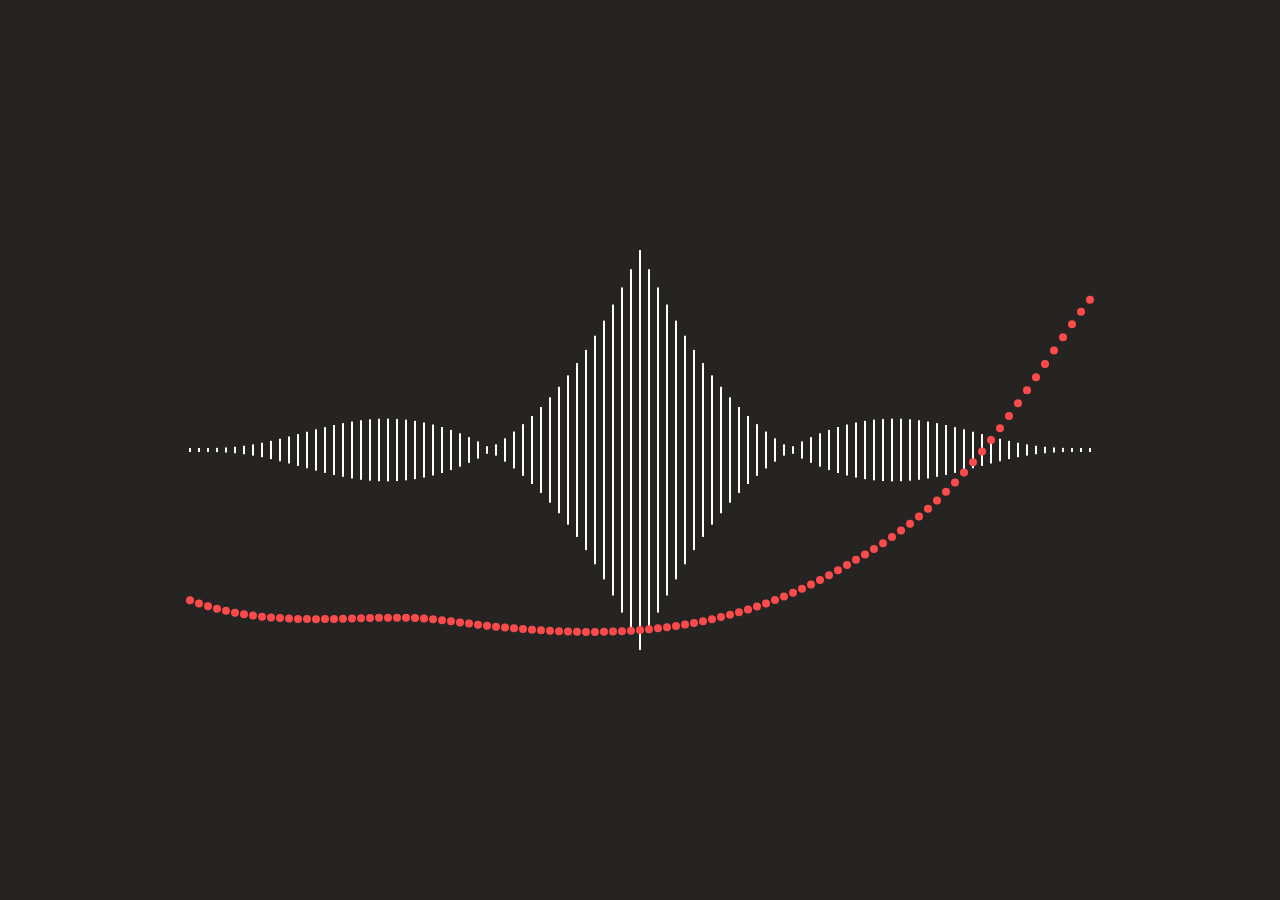
<file: resource/anime-master/documentation/examples/built-in-easings.html>
<!DOCTYPE html>
<html>
<head>
  <title>built-in easings • anime.js</title>
  <meta charset="utf-8">
  <meta name="viewport" content="width=device-width, initial-scale=1, maximum-scale=1">
  <meta property="og:title" content="anime.js">
  <meta property="og:url" content="https://animejs.com">
  <meta property="og:description" content="Javascript Animation Engine">
  <meta property="og:image" content="https://animejs.com/documentation/assets/img/icons/og.png">
  <meta name="twitter:card" content="summary">
  <meta name="twitter:title" content="anime.js">
  <meta name="twitter:site" content="@juliangarnier">
  <meta name="twitter:description" content="Javascript Animation Engine">
  <meta name="twitter:image" content="https://animejs.com/documentation/assets/img/icons/twitter.png">
  <link rel="apple-touch-icon-precomposed" href="../assets/img/social-media-image.png">
  <link rel="icon" type="image/png" href="../assets/img/favicon.png" >
  <link href="../assets/css/animejs.css" rel="stylesheet">
  <link href="../assets/css/documentation.css" rel="stylesheet">
  <style>

    :root {
      font-size: 24px;
    }

    body {
      display: flex;
      flex-wrap: wrap;
      justify-content: center;
      align-items: center;
      height: 100vh;
    }

    .easing-visualizer {
      position: relative;
      display: flex;
      align-items: center;
      justify-content: space-between;
      width: 100%;
      max-width: 908px;
      padding-bottom: 50%;
    }

    .easing-visualizer .wrapper {
      position: absolute;
      bottom: 0;
      display: flex;
      align-items: center;
      justify-content: space-between;
      width: 100%;
      height: 100%;
    }

    .easing-visualizer .bar {
      width: 2px;
      height: 4px;
      margin: 0 3px;
      background-color: currentColor;
      transform-origin: 50% 50%;
    }

    .easing-visualizer .dot {
      position: relative;
      width: 8px;
      height: 8px;
      background-color: currentColor;
      border-radius: 50%;
    }

  </style>
</head>
<body>

  <div class="easing-visualizer">
    <div class="wrapper bars-wrapper"></div>
    <div class="wrapper dots-wrapper"></div>
  </div>

</body>
<script type="module">

  import anime from '../../src/index.js';

  const easingVisualizerEl = document.querySelector('.easing-visualizer');
  const barsWrapperEl = easingVisualizerEl.querySelector('.bars-wrapper');
  const dotsWrapperEl = easingVisualizerEl.querySelector('.dots-wrapper');
  const barsFragment = document.createDocumentFragment();
  const dotsFragment = document.createDocumentFragment();
  const numberOfBars = 101;

  for (let i = 0; i < numberOfBars; i++) {
    const barEl = document.createElement('div');
    const dotEl = document.createElement('div');
    barEl.classList.add('bar');
    dotEl.classList.add('dot');
    dotEl.classList.add('color-red');
    barsFragment.appendChild(barEl);
    dotsFragment.appendChild(dotEl);
  }

  barsWrapperEl.appendChild(barsFragment);
  dotsWrapperEl.appendChild(dotsFragment);

  // anime.setValue('.easing-visualizer .dot', { translateX: anime.stagger(6) });

  function animateEasing() {

    const easings = [];
    for (let ease in anime.penner) easings.push(ease);
    easings.push('steps('+anime.random(5, 20)+')');
    easings.push('cubicBezier(0.545, 0.475, 0.145, 1)');
    const ease = easings[anime.random(0, easings.length - 1)];
    const duration = 450;

    anime.timeline({
      complete: animateEasing,
      easing: ease,
      duration: duration
    })
    .add({
      targets: '.easing-visualizer .bar',
      scaleY: anime.stagger([1, 100], {easing: ease, from: 'center', direction: 'reverse'}),
      delay: anime.stagger(14, {from: 'center'})
    })
    .add({
      targets: '.easing-visualizer .dot',
      translateY: anime.stagger(['-6rem', '6rem'], {easing: ease, from: 'last'}),
      delay: anime.stagger(10, {from: 'center'})
    }, 0);

  }

  animateEasing();

</script>
</html>
</file>
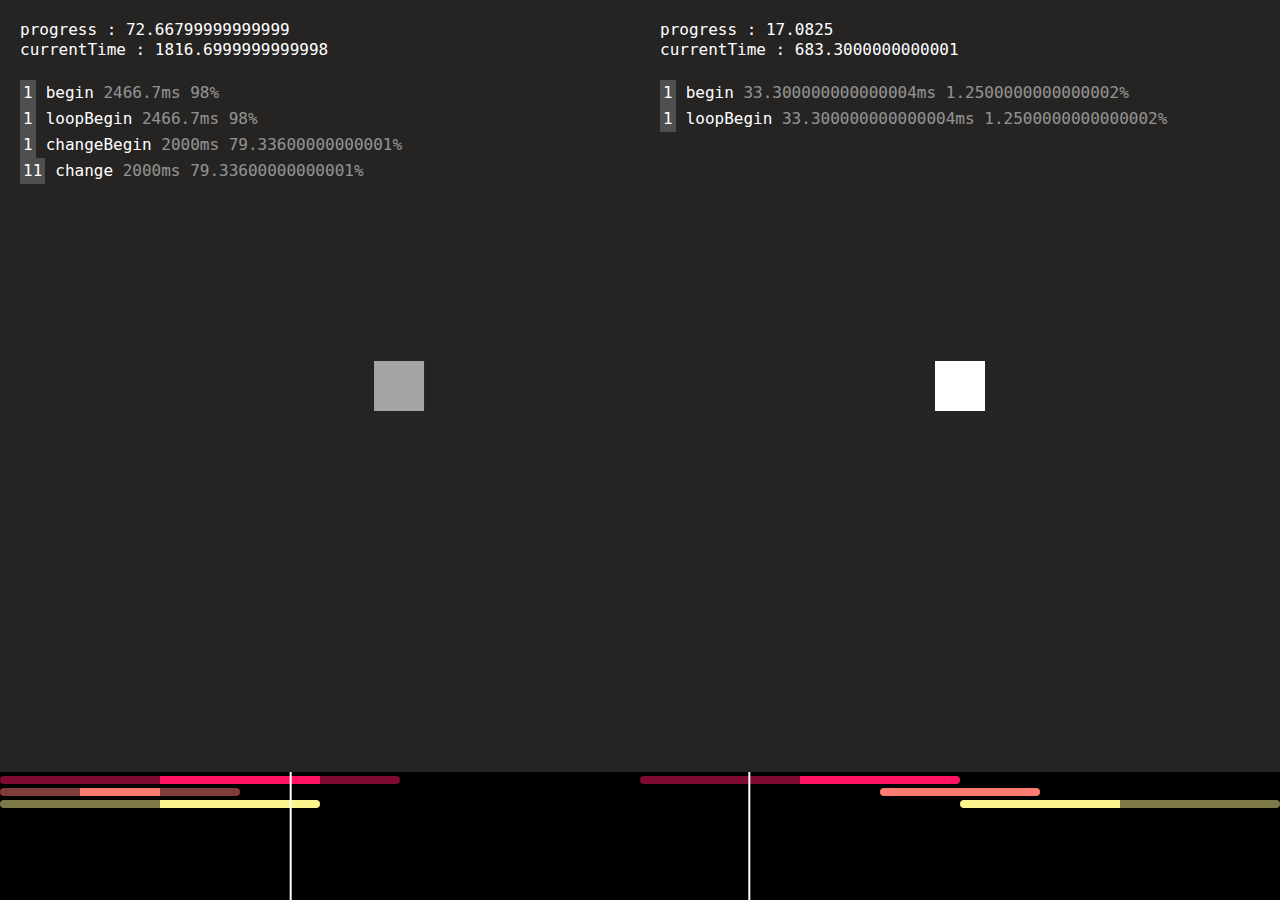
<file: resource/anime-master/documentation/examples/callbacks.html>
<!DOCTYPE html>
<html>
<head>
  <title>Anime states system | anime.js</title>
  <meta charset="utf-8">
  <meta name="viewport" content="width=device-width, initial-scale=1, maximum-scale=1">
  <meta property="og:title" content="anime.js">
  <meta property="og:url" content="https://animejs.com">
  <meta property="og:description" content="Javascript Animation Engine">
  <meta property="og:image" content="https://animejs.com/documentation/assets/img/icons/og.png">
  <meta name="twitter:card" content="summary">
  <meta name="twitter:title" content="anime.js">
  <meta name="twitter:site" content="@juliangarnier">
  <meta name="twitter:description" content="Javascript Animation Engine">
  <meta name="twitter:image" content="https://animejs.com/documentation/assets/img/icons/twitter.png">
  <link rel="apple-touch-icon-precomposed" href="../assets/img/social-media-image.png">
  <link rel="icon" type="image/png" href="../assets/img/favicon.png" >
  <link href="../assets/css/animejs.css" rel="stylesheet">
  <link href="../assets/css/documentation.css" rel="stylesheet">
  <style>

    body {
      display: flex;
      flex-wrap: no-wrap;
      justify-content: space-around;
      align-items: center;
      position: absolute;
      width: 100%;
      height: 100vh;
      padding-bottom: 128px;
    }

    .el {
      width: 50px;
      height: 50px;
      background-color: currentColor;
    }

    .log {
      overflow-y: scroll;
      position: absolute;
      top: 0;
      height: 100%;
      padding: 20px;
      padding-top: 80px;
      font-size: 16px;
      line-height: 20px;
      text-align: left;
      font-family: monospace;
    }

    .log-animation {
      left: 0;
      width: 50%;
    }

    .log-timeline {
      left: 50%;
      width: 50%;
    }

    .counter {
      display: inline-block;
      margin-right: 10px;
      padding: 3px;
      background-color: rgba(255,255,255,.2);
    }

    .currentTime, .progress { opacity: .5 }

    .time {
      position: absolute;
      top: 0;
      height: 80px;
      padding: 20px;
      font-size: 16px;
      line-height: 20px;
      text-align: left;
      font-family: monospace;
    }

    .time-animation {
      left: 0;
      width: 50%;
    }

    .time-timeline {
      left: 50%;
      width: 50%;
    }

    /* Player animation */

    .timeline {
      position: fixed;
      bottom: 0;
      height: 128px;
      padding-top: 4px;
      background-color: #000;
    }

    .timeline.player-animation {
      width: 50%;
      left: 0;
    }

    .timeline.player-timeline {
      width: 50%;
      left: 50%;
    }

    .tl-needle {
      position: absolute;
      z-index: 2;
      top: 0;
      left: 0;
      bottom: 0;
      width: 2px;
      margin-left: -1px;
      background-color: #FFF;
    }

    .tl-animation {
      position: relative;
      display: flex;
      justify-content: space-between;
      width: auto;
      height: 8px;
      margin-bottom: 4px;
      background-color: currentColor;
      border-radius: .5rem;
    }

    .tl-delay,
    .tl-end-delay {
      width: auto;
      height: 100%;
      background-color: rgba(0,0,0,.5);
    }

  </style>
</head>
<body>

  <div class="el color-04"></div>

  <div class="el color-08"></div>

  <div class="log log-animation"></div>
  <div class="time time-animation"></div>

  <div class="log log-timeline"></div>
  <div class="time time-timeline"></div>

</body>
<script type="module">

  import anime from '../../src/index.js';

  var animationTimeLogEl = document.querySelector('.time-animation');
  var timelineTimeLogEl = document.querySelector('.time-timeline');

  var animation = anime({
    targets: '.el.color-04',
    translateX: [
      {value: 200},
      {value: -200},
      {value: 200}
    ],
    rotate: {
      value: 720,
      easing: 'easeInOutCirc',
      duration: 500,
      delay: 500
    },
    opacity: {
      value: .5,
      easing: 'linear',
      duration: 1000,
      delay: 1000,
      endDelay: 0
    },
    delay: 1000,
    endDelay: 500,
    duration: 1000,
    easing: 'easeOutQuad',
    direction: 'reverse',
    loop: 2,
    autoplay: false,
    update: function(a) {
      animationTimeLogEl.innerHTML = 'progress : ' + a.progress + '<br>currentTime : ' + a.currentTime;
    },
  });


  var tl = anime.timeline({
    targets: '.el.color-08',
    easing: 'easeInOutQuad',
    autoplay: false,
    direction: 'alternate',
    loop: 3,
    update: function(a) {
      timelineTimeLogEl.innerHTML = 'progress : ' + a.progress + '<br>currentTime : ' + a.currentTime;
    }
  })
  .add({
    translateX: 100,
    delay: 1000
  })
  .add({
    translateY: 100
  }, '-=500')
  .add({
    rotate: 360,
    endDelay: 1000
  }, '-=500');


  function animePlayer(instance, playerClass) {

    function createEl(type, className, parentEl) {
      var el = document.createElement(type);
      if (className) el.classList.add(className);
      if (parentEl) parentEl.appendChild(el);
      return el;
    }

    var timelineEl = createEl('div', 'timeline', document.body);
    if (playerClass) timelineEl.classList.add(playerClass);
    var needleEl = createEl('div', 'tl-needle', timelineEl);
    var animations = [];
    var colors = ['#FF1461','#FF7C72','#FBF38C','#A6FF8F','#18FF92','#1CE2B2','#5EF3FB','#61C3FF','#5A87FF','#8453E3','#C26EFF','#FB89FB'];
    var colorIndex = 0;

    function convertMStoEM(ms) { return ms / 100; }
    function convertEMtoMS(em) { return parseFloat(em) * 250; }

    function createAnimationLog(animObj, timelineOffset) {
      var anim = animObj;
      anim.player = {};
      anim.player.animationEl = createEl('div', 'tl-animation', timelineEl);
      anim.player.delayEl = createEl('div', 'tl-delay', anim.player.animationEl);
      anim.player.endDelayEl = createEl('div', 'tl-end-delay', anim.player.animationEl);
      anim.update = function() {
        anime.set(anim.player.animationEl, {
          left: convertMStoEM(timelineOffset) + 'em',
          width: convertMStoEM(anim.duration) + 'em'
        });
        anime.set(anim.player.delayEl, {width: (anim.delay / anim.duration) * 100 + '%'});
        anime.set(anim.player.endDelayEl, {width: (anim.endDelay / anim.duration) * 100 + '%'});
      }
      anime.set(anim.player.animationEl, {color: colors[colorIndex]});
      colorIndex++;
      if (!colors[colorIndex]) colorIndex = 0;
      anim.update();
      animations.push(anim);
      return anim;
    }

    instance.pause();

    var playerAnimation = anime({
      targets: needleEl,
      translateX: convertMStoEM(instance.duration) + 'em',
      duration: instance.duration,
      direction: instance.direction,
      loop: instance.loop,
      easing: 'linear',
      update: function(a) {
        instance.seek(a.currentTime);
      },
      complete: function(a) {
        instance.seek(a.currentTime);
      }
    });

    if (instance.children.length) {
      instance.children.forEach(function(child) {
        child.animations.forEach(function(anim) {
          createAnimationLog(anim, child.timelineOffset);
        });
      })
    } else {
      instance.animations.forEach(function(anim) {
        createAnimationLog(anim);
      });
    }

  }

  animePlayer(animation, 'player-animation');
  animePlayer(tl, 'player-timeline');

  function logCallbacks(animation, logEl, callbacks) {

    function appendLog(cbName) {
      animation[cbName] = function() {
        var pEl = document.createElement('p');
        var counterSpanEl = document.createElement('span');
        var currentTimeSpanEl = document.createElement('span');
        var progressSpanEl = document.createElement('span');
        var textSpanEl = document.createElement('span');
        var lastPEl = logEl.querySelector('p:last-child');
        currentTimeSpanEl.innerHTML = ' ' + animation.currentTime + 'ms';
        progressSpanEl.innerHTML = ' ' + animation.progress + '%';
        if (lastPEl && lastPEl.querySelector('.text').innerHTML === cbName) {
          var lastCountEl = lastPEl.querySelector('.counter');
          var lastCountValue = parseFloat(lastCountEl.innerHTML);
          lastCountValue++;
          lastCountEl.innerHTML = lastCountValue;
        } else {
          counterSpanEl.innerHTML = 1;
          textSpanEl.innerHTML = cbName;
          counterSpanEl.classList.add('counter');
          textSpanEl.classList.add('text');
          currentTimeSpanEl.classList.add('currentTime');
          progressSpanEl.classList.add('progress');
          pEl.appendChild(counterSpanEl);
          pEl.appendChild(textSpanEl);
          pEl.appendChild(currentTimeSpanEl);
          pEl.appendChild(progressSpanEl);
          logEl.appendChild(pEl);
          logEl.scrollTop = logEl.scrollHeight;
        }
      }
    }

    callbacks.forEach(appendLog);

  }

  logCallbacks(animation, document.querySelector('.log-animation'), [
    'begin',
    'loopBegin',
    'changeBegin',
    'change',
    'changeComplete',
    'loopComplete',
    'complete'
  ]);


  logCallbacks(tl, document.querySelector('.log-timeline'), ['begin',
    'loopBegin',
    'changeBegin',
    'change',
    'changeComplete',
    'loopComplete',
    'complete'
  ]);


</script>
</html>
</file>
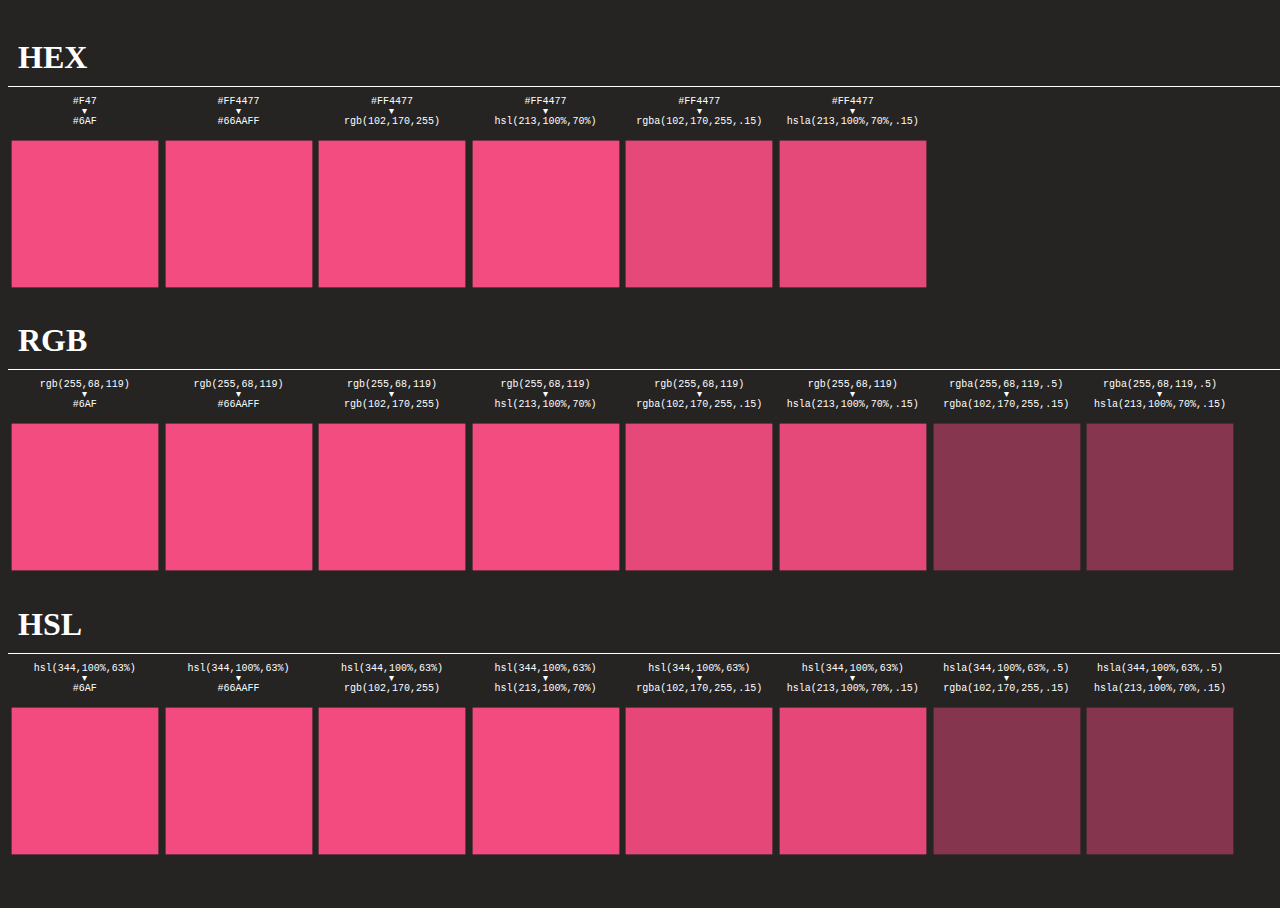
<file: resource/anime-master/documentation/examples/colors-test.html>
<!DOCTYPE html>
<html>
<head>
  <title>Colors test | anime.js</title>
  <meta charset="utf-8">
  <meta name="viewport" content="width=device-width, initial-scale=1, maximum-scale=1">
  <meta property="og:title" content="anime.js">
  <meta property="og:url" content="https://animejs.com">
  <meta property="og:description" content="Javascript Animation Engine">
  <meta property="og:image" content="https://animejs.com/documentation/assets/img/icons/og.png">
  <meta name="twitter:card" content="summary">
  <meta name="twitter:title" content="anime.js">
  <meta name="twitter:site" content="@juliangarnier">
  <meta name="twitter:description" content="Javascript Animation Engine">
  <meta name="twitter:image" content="https://animejs.com/documentation/assets/img/icons/twitter.png">
  <link rel="apple-touch-icon-precomposed" href="../assets/img/social-media-image.png">
  <link rel="icon" type="image/png" href="../assets/img/favicon.png">
  <link href="../assets/css/documentation.css" rel="stylesheet">
  <script src="../../lib/anime.min.js"></script>
  <!-- <script src="../assets/js/anime/anime.2.0.2.js"></script> -->
  <!-- <script src="../assets/js/anime/anime.1.3.js"></script> -->
  <style>
    body {
      width: 100%;
      height: 100vh;
    }
    .color-tests {
      display: flex;
      flex-wrap: wrap;
    }
    .section-title {
      display: block;
      width: 100%;
      margin-bottom: 10px;
      padding: 10px;
      border-bottom: 1px solid #FFF;
    }
    .color-test {
      flex-shrink: 2;
      text-align: center;
      font-size: 10px;
      line-height: 1em;
      font-family: monospace;
    }
    .color-el {
      display: flex;
      align-items: center;
      justify-content: center;
      position: relative;
      width: 12vw;
      height: 12vw;
      margin-top: 10px;
    }
  </style>
</head>
<body>
  <section class="color-section">
    <h1 class="section-title">HEX</h1>
    <div class="color-tests">
      <div class="color-test hex-to-hex-shorthand">#F47<br>▾<br>#6AF</div>
      <div class="color-test hex-to-hex">#FF4477<br>▾<br>#66AAFF</div>
      <div class="color-test hex-to-rgb">#FF4477<br>▾<br>rgb(102,170,255)</div>
      <div class="color-test hex-to-hsl">#FF4477<br>▾<br>hsl(213,100%,70%)</div>
      <div class="color-test hex-to-rgba">#FF4477<br>▾<br>rgba(102,170,255,.15)</div>
      <div class="color-test hex-to-hsla">#FF4477<br>▾<br>hsla(213,100%,70%,.15)</div>
    </div>
  </section>
  <section class="color-section">
    <h1 class="section-title">RGB</h1>
    <div class="color-tests">
      <div class="color-test rgb-to-hex-shorthand">rgb(255,68,119)<br>▾<br>#6AF</div>
      <div class="color-test rgb-to-hex">rgb(255,68,119)<br>▾<br>#66AAFF</div>
      <div class="color-test rgb-to-rgb">rgb(255,68,119)<br>▾<br>rgb(102,170,255)</div>
      <div class="color-test rgb-to-hsl">rgb(255,68,119)<br>▾<br>hsl(213,100%,70%)</div>
      <div class="color-test rgb-to-rgba">rgb(255,68,119)<br>▾<br>rgba(102,170,255,.15)</div>
      <div class="color-test rgb-to-hsla">rgb(255,68,119)<br>▾<br>hsla(213,100%,70%,.15)</div>
      <div class="color-test rgba-to-rgba">rgba(255,68,119,.5)<br>▾<br>rgba(102,170,255,.15)</div>
      <div class="color-test rgba-to-hsla">rgba(255,68,119,.5)<br>▾<br>hsla(213,100%,70%,.15)</div>
    </div>
  </section>
  <section class="color-section">
    <h1 class="section-title">HSL</h1>
    <div class="color-tests">
      <div class="color-test hsl-to-hex-shorthand">hsl(344,100%,63%)<br>▾<br>#6AF</div>
      <div class="color-test hsl-to-hex">hsl(344,100%,63%)<br>▾<br>#66AAFF</div>
      <div class="color-test hsl-to-rgb">hsl(344,100%,63%)<br>▾<br>rgb(102,170,255)</div>
      <div class="color-test hsl-to-hsl">hsl(344,100%,63%)<br>▾<br>hsl(213,100%,70%)</div>
      <div class="color-test hsl-to-rgba">hsl(344,100%,63%)<br>▾<br>rgba(102,170,255,.15)</div>
      <div class="color-test hsl-to-hsla">hsl(344,100%,63%)<br>▾<br>hsla(213,100%,70%,.15)</div>
      <div class="color-test hsla-to-rgba">hsla(344,100%,63%,.5)<br>▾<br>rgba(102,170,255,.15)</div>
      <div class="color-test hsla-to-hsla">hsla(344,100%,63%,.5)<br>▾<br>hsla(213,100%,70%,.15)</div>
    </div>
  </section>
  <script>

    var colorTestEls = document.querySelectorAll('.color-test');

    function createTest(el) {
      var testHtml = el.innerHTML;
      var testValues = testHtml.split('<br>▾<br>');
      var colorEl = document.createElement('div');
      colorEl.classList.add('color-el');
      el.appendChild(colorEl);
      anime({
        targets: colorEl,
        backgroundColor: [testValues[0], testValues[1]],
        scale: [.97, .75],
        direction: 'alternate',
        easing: 'easeInOutSine',
        duration: 4000,
        loop: true
      });
    }

    for (var i = 0; i < colorTestEls.length; i++) createTest(colorTestEls[i]);

  </script>
</body>
</html>
</file>
<file: resource/css/index.css>
:root {
  --warna-hitam: rgb(29, 29, 29);
  --warna-orange-0: #94b9ff;
  --warna-orange-1: rgb(186, 91, 0);
  --warna-orange-2: #cdffd8;
}

.stagger-visualizer div {
  border: 1px solid var(--warna-orange-2);
  width: 50px;
  height: 250px;
}

.logo {
  margin-top: 60px;
  z-index: 3;
  transition: 0.4s;
  text-shadow: 0px 0px 30px var(--warna-orange-2);
  color: var(--warna-orange-0);
  font-size: 10vw;
  margin: 0;
  text-align: center;
}

.logo span {
  margin: 0;
  font-size: 4vw;
  color: var(--warna-orange-0);
  z-index: 3;
}
.btn-on {
  display: flex;
  justify-content: center;
  position: fixed;
  bottom: 0;
  right: 0;
  transition: 0.4s;
  left: 0;
  margin-bottom: -200px;
  text-shadow: 0px 0px 10px var(--warna-orange-2);
  text-decoration: none;
  color: var(--warna-orange-0);
  font-size: 4vw;
  z-index: 1;
}

.btn-back {
  transition: 1s;
  margin-bottom: 150px;
}

.visibility-h-only {
  visibility: hidden;
}

.visibility-h {
  transform: translateY(100vh);
  z-index: 0;
}

.visibility-v {
  transform: translateY(-100vh);
  z-index: 3;
}
</file>
<file: resource/anime-master/documentation/assets/css/animejs.css>
@font-face {
 font-family: "Roobert";
 font-weight: 400;
 font-style: normal;
 src: url("../fonts/Roobert-Regular.woff2") format("woff2");
}

@font-face {
 font-family: "Roobert";
 font-weight: 400;
 font-style: italic;
 src: url("../fonts/Roobert-Regular.woff2") format("woff2");
}

@font-face {
 font-family: "Roobert";
 font-weight: 600;
 font-style: normal;
 src: url("../fonts/Roobert-SemiBold.woff2") format("woff2");
}

@font-face {
 font-family: "Roobert";
 font-weight: 600;
 font-style: italic;
 src: url("../fonts/Roobert-SemiBoldItalic.woff2") format("woff2");
}

@font-face {
  font-family: "InputMono";
  src: url("../fonts/InputMono-Regular.woff2") format("woff2"),
      url("../fonts/InputMono-Regular.woff") format("woff");
  font-weight: normal;
  font-style: normal;
}

@font-face {
  font-family: "InputMono";
  src: url("../fonts/InputMono-Bold.woff2") format("woff2"),
      url("../fonts/InputMono-Bold.woff") format("woff");
  font-weight: bold;
  font-style: normal;
}

@font-face {
  font-family: "InputMono";
  src: url("../fonts/InputMono-BoldItalic.woff2") format("woff2"),
      url("../fonts/InputMono-BoldItalic.woff") format("woff");
  font-weight: bold;
  font-style: italic;
}

@font-face {
  font-family: "InputMono";
  src: url("../fonts/InputMono-Italic.woff2") format("woff2"),
      url("../fonts/InputMono-Italic.woff") format("woff");
  font-weight: normal;
  font-style: italic;
}

*, *:before, *:after {
  box-sizing: border-box;
  margin: 0;
  padding: 0;
  border: 0;
  font: inherit;
  vertical-align: baseline;
}

html,
body {
  background-color: #252423;
  color: #F6F4F2;
}

body {
  font-family: Roobert, Helvetica Neue, Helvetica, Arial, sans-serif;
  font-weight: 400;
  font-feature-settings:"tnum" 1, "ss03" 1;
  -webkit-font-smoothing: antialiased;
}

h1, h2 {
  font-weight: 600;
}

input {
  font-family: Roobert, Helvetica Neue, Helvetica, Arial, sans-serif;
  font-variant-numeric: tabular-nums;
}

sup {
  vertical-align: super;
  font-size: .625em;
}

strong {
  font-weight: 600;
}

.color-white { color: #F6F4F2; } /* White */
.color-black { color: #2E2C2C; } /* Black */
.color-red, .color-targets { color: #FF4B4B; }/* red: */
.color-orange, .color-properties { color: #FF8F42; }/* orange: */
.color-lightorange, .color-prop-params { color: #FFC730; }/* lightorange: */
.color-yellow, .color-anim-params { color: #F6FF56; }/* yellow: */
.color-citrus, .color-values { color: #A4FF4F; }/* citrus: */
.color-green, .color-keyframes { color: #18FF74; }/* green: */
.color-darkgreen, .color-staggering { color: #00D672; }/* darkgreen: */
.color-turquoise, .color-tl { color: #3CFFEC; }/* turquoise: */
.color-skyblue, .color-controls { color: #61C3FF; }/* skyblue: */
.color-kingblue, .color-callbacks { color: #5A87FF; }/* kingblue: */
.color-lavender, .color-svg { color: #8453E3; }/* lavender: */
.color-purple, .color-easings { color: #C26EFF; }/* purple: */
.color-pink, .color-helpers { color: #FB89FB; }/* pink: */

.anime-mini-logo {
  width: 100px;
  height: 24px;
  transform: scaleY(.5);
}
</file>
<file: resource/anime-master/documentation/assets/css/anime-theme.css>
.hljs {
  display: block;
  color: #F6F4F2;
}

.hljs-comment,
.hljs-quote {
  color: #A2A09F;
  font-style: italic;
}

.hljs-doctag,
.hljs-keyword,
.hljs-formula {
  color: #B08CFF;
}

.hljs-section,
.hljs-name,
.hljs-selector-tag,
.hljs-deletion,
.hljs-subst {
  color: #FF7C72;
}

.hljs-literal {
  color: #1CE2B2;
}

.hljs-string,
.hljs-regexp,
.hljs-addition,
.hljs-attribute,
.hljs-attr,
.hljs-meta-string {
  color: #A6FF8F;
}

.hljs-built_in,
.hljs-class .hljs-title {
  color: #FBF38C;
}

.hljs-variable,
.hljs-template-variable,
.hljs-type,
.hljs-selector-class,
.hljs-selector-attr,
.hljs-selector-pseudo,
.hljs-number {
  color: #FF7C72;
}

.hljs-symbol,
.hljs-bullet,
.hljs-link,
.hljs-meta,
.hljs-selector-id,
.hljs-title {
  color: #61C3FF;
}

.hljs-emphasis {
  font-style: italic;
}

.hljs-strong {
  font-weight: bold;
}

.hljs-link {
  text-decoration: underline;
}
</file>
<file: resource/anime-master/documentation/assets/css/documentation.css>
html,
body,
header {
  background-color: #252423;
}

body {
  position: absolute;
  width: 100%;
  height: 100%;
  color: white;
  font-variant-numeric: tabular-nums;
  -webkit-font-smoothing: antialiased;
  overflow-x: hidden;
}

.content {
  overflow: hidden;
  opacity: 0;
  display: flex;
  flex-direction: row;
  width: 100%;
  height: 100%;
  transition: opacity 1s ease;
}

.ready .content {
  opacity: 1;
}

/* Headers */

.header {
  position: absolute;
  z-index: 1;
  top: 0;
  width: 100%;
}

.logo {
  display: flex;
  justify-content: space-between;
  opacity: .8;
  width: 100%;
  height: 20px;
  text-decoration: none;
  color: currentColor;
}

.logo:visited {
  color: currentColor;
}

.logo svg {
  width: 100%;
  height: 100%;
}

.logo:hover {
  opacity: 1;
}

.version-number {
  opacity: .6;
  color: currentColor;
}

header {
  position: sticky;
  top: 0;
  z-index: 2;
  display: flex;
  align-items: center;
  justify-content: space-between;
  width: 100%;
  height: 60px;
  padding-left: 20px;
  padding-right: 20px;
  border-bottom: 1px solid rgba(0,0,0,.65);
}

h2 {
  font-size: 16px;
  letter-spacing: 1px;
  text-transform: uppercase;
  font-weight: 200;
}

.description-header a {
  text-decoration: none;
  color: inherit;
}

.description-header a:hover {
  text-decoration: underline;
}

/* Panes */

.pane {
  position: relative;
  height: 100%;
}

/* Sidebar */

.sidebar {
  display: flex;
  flex-direction: column;
  width: 240px;
  padding-top: 60px;
  border-right: 1px solid rgba(0,0,0,.65);
}

.sidebar-info {
  display: flex;
  justify-content: space-between;
  padding: 20px;
}

.navigation {
  overflow-y: auto;
  width: 100%;
  height: 100%;
  padding: 10px 0 20px 20px;
}

.navigation ul {
  height: 30px;
  overflow-y: hidden;
  -webkit-transition:opacity .4s ease;
  transition: opacity .4s ease;
}

.navigation ul li {
  position: relative;
}

.navigation ul li:before {
  content: "";
  display: block;
  position: absolute;
  top: 4px;
  left: 2px;
  width: 1px;
  height: calc(100% - 8px);
  background-color: white;
}

.navigation ul li:first-child:before {
  display: none;
}

.navigation a {
  display: block;
  padding-left: 10px;
  color: white;
  text-decoration: none;
  font-size: 14px;
  line-height: 20px;
  letter-spacing: .5px;
  text-transform: uppercase;
}

.navigation ul li:first-child a {
  padding-left: 0;
  padding-top: 10px;
  padding-bottom: 10px;
}

.navigation ul li a,
.navigation ul li:before {
  opacity: .4;
}

.navigation ul li a {
  transition: opacity .4s ease, color .4s ease;
}

.navigation ul.active a {
  opacity: .7;
}

.navigation ul li:hover a,
.navigation ul li:hover:before {
  transition: none;
  opacity: 1;
}

.navigation ul li.active a,
.navigation ul li.active:before {
  opacity: 1;
  color: currentColor;
}

.navigation ul li.active:before {
  background-color: currentColor;
}

.navigation ul.active li:first-child a,
.navigation ul.active li:first-child a:hover {
  opacity: 1;
  color: currentColor;
}

/* Info pane */

.demo-info {
  flex-direction: column;
  font-size: 16px;
  line-height: 22px;
}

.info-output {
  overflow-x: hidden;
  overflow-y: auto;
  position: relative;
  top: 0;
  width: 100%;
  height: calc(100% - 60px);
  padding: 20px;
}

.demo-info pre {
  font-variant-ligatures: none;
  -webkit-font-variant-ligatures: none;
}

.demo-info code {
  font-family: "InputMono", "Courier New", Courier, monospace;
  font-size: 14px;
  line-height: 22px;
  white-space: pre-wrap;
}

.demo-info p {
  margin-bottom: 20px;
}

.demo-info p,
.demo-info td {
  color: #F6F4F2;
}

.demo-info i {
  font-style: italic;
}

.demo-info a {
  text-decoration: none;
  border-bottom: 1px dotted currentColor;
  word-wrap: break-word;
  overflow-wrap: break-word;
}

.demo-info a:hover {
  border-bottom: 1px solid currentColor;
}

.demo-info a[href^="http"],
.demo-info a[href^="http"]:visited {
  color: #F6F4F2;
}

.demo-info p.bubble {
  display: inline-block;
  position: relative;
  padding: 8px 12px;
}

.demo-info p.bubble.warning {
  color: #FBF38C;
}

.demo-info p.bubble.info {
  color: #61C3FF;
}

.demo-info p.bubble:after {
  content: "";
  pointer-events: none;
  color: currentColor;
  display: inline-block;
  position: absolute;
  top: 0;
  left: 0;
  right: 0;
  bottom: 0;
  background-color: currentColor;
  border-radius: 3px;
  opacity: .05;
}

.demo-info code.hljs {
  display: inline-block;
}

.demo-info pre {
  margin-bottom: 20px;
}

.demo-info pre code {
  position: relative;
  display: inline-block;
  width: 100%;
  padding: 8px 12px;
  background-color: rgba(0,0,0,.2);
  border: 1px solid rgba(0,0,0,.2);
  border-radius: 3px;
}

.demo-info p code {
  position: relative;
  padding: 0 2px;
  height: 20px;
  background-color: rgba(0,0,0,.2);
  box-shadow: inset 0 0 1px rgba(0,0,0,.4);
  border-radius: 3px;
}

.demo-info table {
  margin-bottom: 20px;
  border: 1px solid rgba(255,255,255,.15);
  border-spacing: 0;
  border-radius: 3px;
}

.demo-info td {
  vertical-align: middle;
  padding: 8px 12px;
  border-left: 1px solid rgba(255,255,255,.15);
  border-top: 1px solid rgba(255,255,255,.15);
}

.demo-info thead td {
  text-transform: uppercase;
  font-size: 16px;
  line-height: 22px;
  letter-spacing: 1px;
  color: rgba(255,255,255,.4);
  border-top: none;
}

.demo-info td:first-child {
  border-left: none;
}

.code-preview {
  width: 100%;
  padding-top: 40px;
}

.code-preview h2 {
  margin-bottom: 20px;
}

/* Demos */

.demos {
  overflow-y: scroll;
  width: calc(50% - 240px);
  min-width: 330px;
}

article {
  width: 100%;
  display: flex;
  flex-direction: column;
  flex-wrap: wrap;
  align-items: flex-start;
  justify-content: flex-start;
}

.demo {
  position: relative;
  z-index: 1;
  display: flex;
  align-items: center;
  justify-content: center;
  width: 100%;
  min-height: 200px;
  padding-top: 35px;
  border-bottom: 1px solid rgba(0,0,0,.65);
  cursor: pointer;
}

.demo-description {
  display: none;
}

.demo.controls {
  padding-top: 50px;
}

.demo.active.controls {
  cursor: default;
}

.demo:before {
  content: "";
  position: absolute;
  z-index: 0;
  top: 0;
  left: 0;
  opacity: 0;
  display: block;
  width: 100%;
  height: 100%;
  background-color: currentColor;
}

.demo.active:before {
  opacity: .05;
}

.demo-content {
  position: relative;
  display: flex;
  flex-direction: column;
  justify-content: center;
  text-align: center;
  width: 290px;
  height: 100%;
}

.demo-content.vertical {
  flex-direction: row;
}

.demo-title {
  position: absolute;
  top: 0;
  left: 20px;
  width: calc(100% - 40px);
  padding: 23px 0;
  font-size: 14px;
  letter-spacing: 2px;
  text-transform: uppercase;
  color: #F6F4F2;
  opacity: .9;
}

.active .demo-title {
  color: currentColor;
  opacity: 1;
}

.line {
  width: 100%;
  padding: 1px 0px;
}

.line.align-center {
  display: flex;
  justify-content: center;
}

.grid {
  display: flex;
  flex-wrap: wrap;
}

.controls {
  opacity: .4;
  display: flex;
  align-items: center;
  justify-content: center;
  padding-top: 20px;
  padding-bottom: 10px;
}

.controls button {
  position: relative;
  display: block;
  margin: 0 0 0 -1px;
  padding: 5px 10px;
  font-size: 14px;
  text-transform: uppercase;
  border: 1px solid currentColor;
  background-color: transparent;
  color: currentColor;
}

.controls button:focus {
  outline: none;
}

.active .controls {
  opacity: 1;
}

.active .controls button:after {
  content: '';
  opacity: 0;
  position: absolute;
  left: 0;
  top: 0;
  display: block;
  width: 100%;
  height: 100%;
  background-color: currentColor;
}

.active .controls button:hover:after {
  opacity: .2;
}

.controls button.is-active:after,
.controls button.is-active:hover:after {
  opacity: .4;
}

.controls button:first-child {
  margin-left: 0;
}

.controls input {
  margin-left: 10px;
}

.text-output {
  padding-top: 10px;
  padding-bottom: 10px;
  font-size: 16px;
  color: currentColor;
  text-align: center;
  background-color: transparent;
  border: 1px solid currentColor;
}

.log {
  width: 100%;
  height: 100%;
  background: transparent;
  color: currentColor;
  border: none;
  font-size: 16px;
  text-align: center;
}

.bottom.log {
  padding-top: 10px;
  padding-bottom: 10px;
}

.logs {
  pointer-events: none;
  display: flex;
  flex-direction: column;
  align-items: center;
  position: absolute;
  width: 100%;
  height: auto;
}

.log:focus {
  outline: none;
}

input.progress {
  cursor: ew-resize;
}

input.progress[value] {
  position: relative;
  width: 100%;
  height: 27px;
  -webkit-appearance: none;
  background-color: transparent;
  color: currentColor;
}

input.progress[value]:focus {
  outline: none;
}

input.progress[value]:after {
  content: "";
  position: absolute;
  top: 13px;
  left: 0;
  width: 100%;
  height: 1px;
  background-color: currentColor;
}

input.progress[value]::-webkit-slider-thumb {
  -webkit-appearance: none;
  background-color: currentColor;
  border-radius: 50%;
  width: 16px;
  height: 16px;
}

.square,
.circle {
  pointer-events: none;
  position: relative;
  width: 28px;
  height: 28px;
  margin: 1px;
  background-color: currentColor;
  font-size: 14px;
}

.circle {
  border-radius: 50%;
}

.square.outline,
.circle.outline {
  background-color: transparent;
  border: 1px solid currentColor;
}

.triangle {
  pointer-events: none;
  position: relative;
  width: 0;
  height: 0;
  border-style: solid;
  border-width: 0 14px 24px 14px;
  border-color: transparent transparent currentColor transparent;
}

.small {
  width: 18px;
  height: 18px;
}

.small.triangle {
  border-width: 0 10px 17px 10px;
}

.large {
  width: 48px;
  height: 48px;
}

.stretched {
  height: 2px;
}

.shadow {
  position: absolute;
  opacity: .2;
}

.label {
  position: absolute;
  opacity: 0;
  display: flex;
  flex-direction: column;
  justify-content: center;
  text-align: left;
  width: 100%;
  height: auto;
  padding-left: 38px;
  transition: opacity .5s ease;
  white-space: nowrap
}

.demo.active .label {
  opacity: .2;
}

.small.label {
  height: 18px;
  padding-left: 28px;
}

.large.label {
  height: 48px;
  padding-left: 58px;
}

.motion-path {
  position: relative;
  width: 256px;
  margin: auto;
}

.follow-path {
  position: absolute;
  top: -9px;
  left: -9px;
}

.align-center {
  align-items: center;
}

.add-states-demo .el {
  border: 1px solid rgba(0,0,0,0);
}

#cssProperties .el {
  transform: translate3d(0,0,0);
}

/* Responsive */

.sidebar,
.demo-info {
  display: none;
}

.demos {
  top: 60px;
  width: 100%;
  min-width: auto;
  height: calc(100% - 60px);
  -webkit-overflow-scrolling: touch;
}

@media (min-width: 800px) {
  .header {
    width: 239px;
  }
  .demo-info {
    display: inherit;
    width: calc(100% - 380px);
  }
  .demos {
    top: 0;
    width: 380px;
    height: 100%;
  }
  .demos::-webkit-scrollbar {
    width: 1px;
    background-color: transparent;
  }

  .demos::-webkit-scrollbar-track {
    background-color: rgba(0,0,0,.65);
  }

  .demos::-webkit-scrollbar-thumb {
    background-color: rgba(255,255,255,.3);
  }

  .demos::-webkit-scrollbar-thumb:hover {
    background-color: rgba(255,255,255,.6);
  }
}

@media (min-width: 1100px) {
  .sidebar {
    display: inherit;
  }
  .demos {
    width: calc(50% - 240px);
  }
  .demo-info {
    width: 50%;
  }
}
</file>
<file: resource/anime-master/documentation/assets/css/v4.css>
/* V4 */

body {
  transition: padding-top .5s ease-in-out;
}

body.has-banner {
  padding-top: 60px;
}

#top-banner,
#docs-header {
  transition: transform .5s ease-in-out;
}

body.has-banner #docs-header {
  transform: translateY(60px);
}

body.has-banner #top-banner {
  transform: translateY(0%);
}

#top-banner {
  display: flex;
  justify-content: center;
  align-items: center;
  position: fixed;
  z-index: 99;
  top: 0;
  left: 0;
  right: 0;
  height: 60px;
  padding-left: 60px;
  padding-right: 10px;
  font-size: 16px;
  font-weight: 600;
  background-color: #F74F4D;
  color: #FFFFFF;
  transform: translateY(-100%);
}

#top-banner p {
  margin-top: -2px;
}

#close-banner {
  position: absolute;
  z-index: 99;
  left: 10px;
  top: 10px;
  height: 40px;
  width: 40px;
  text-align: center;
  background-color: transparent;
  color: #FFF;
  cursor: pointer;
}

#banner-cta {
  display: inline-flex;
  align-items: baseline;
  height: 30px;
  padding-left: 12px;
  padding-right: 12px;
  margin-left: 16px;
  border-radius: 16px;
  white-space: pre;
  font-weight: 600;
  line-height: 30px;
  background-color: #FFF;
  color: #F74F4D;
  text-decoration: none;
  transition: transform .25s ease;
}

#banner-cta:hover {
  transform: scale(1.08);
}

@media (max-width: 640px) {
  #top-banner {
    padding-left: 40px;
    padding-right: 10px;
    font-size: 15px;
  }

  #close-banner {
    left: 0;
    height: 40px;
    width: 40px;
  }

  #banner-cta {
    margin-left: 10px;
  }

  #banner-cta span {
    display: none;
  }
}

/* Sponsors */

.sponsor-logo {
  opacity: .75;
  text-decoration: none;
  transition: opacity .25s ease;
  margin-bottom: 20px;
}

a.sponsor-logo:hover {
  text-decoration: none;
}

.sponsor-placeholder {
  opacity: .25;
}

.sponsor-logo:hover,
.sponsor-placeholder img {
  opacity: 1;
}

.sponsor-logo img {
  width: 100%;
  max-width: 92px;
  height: auto;
  margin-bottom: 10px;
}

.sponsor-name {
  display: block;
  color: #FFF;
  font-family: "InputMono", "Courier New", Courier, monospace;
  font-weight: bold;
  font-size: 11px;
  text-align: center;
  letter-spacing: -.075em;
}

.sponsors-pane {
  display: none;
}

@media (min-width: 800px) {
  .sponsors-pane {
    width: 148px;
    overflow-y: scroll;
    display: block;
    border-left: 1px solid rgba(0,0,0,.65);
  }
}

#docs-sponsors-list {
  width: 100%;
  display: flex;
  flex-direction: column;
  align-items: center;
  padding: 20px;
}

.sponsors-grid {
  opacity: 0;
  display: flex;
  justify-content: center;
  align-items: center;
  flex-direction: column;
}

#home-sponsors-list {
  flex-wrap: wrap;
  width: 100%;
  margin-top: 20px;
  margin-bottom: 20px;
  display: flex;
  flex-direction: row;
  justify-content: center;
}

#home-sponsors-list .sponsor-logo {
  margin-left: 16px;
  margin-right: 16px;
}

@media (max-width: 739px) {
  .sponsors-grid {
    justify-content: flex-start;
    align-items: flex-start;
    padding-top: 40px;
    border-top: 1px solid rgba(255,255,255,.3);
  }
  #home-sponsors-list .sponsor-logo {
    width: 33.33%;
    padding: 10px;
  }
  #home-sponsors-list .sponsor-logo img {
    max-width: 100%;
  }
}
</file>
<file: resource/css/gameP.css>
.box {
    width: 80px;
    height: 80px;
    margin: 0 10px;
    border-radius: 5px;
    position: relative;
}

button {
    margin: 0 10px;
    width: 80px;
    height: 40px;
}

.pointer {
    width: 0;
    height: 0;
    border-left: 15px solid transparent;
    border-right: 15px solid transparent;
    border-bottom: 20px solid black;
    position: absolute;
    top: -25px;
    left: 0;
    transform: translateX(0);
    transition: transform 0.3s;
}

#message {
    font-size: 20px;
    font-weight: bold;
}
</file>
<file: resource/css/game1.css>
body {
  background-image: linear-gradient(#94b9ff, #cdffd8);
  min-height: 100vh;
}

.matrix {
  display: inline-block;
  margin: 10px;
}

.matrix .row {
  display: flex;
  justify-content: center;
}

.matrix-cell {
  width: 60px;
  height: 60px;
  margin: 5px;
  text-align: center;
  line-height: 60px;
  border: 1px solid #ddd;
  font-weight: bold;
  background-color: #f8f9fa;
  font-size: 18px;
}
</file>
<file: resource/css/game.css>
body {
  background-image: linear-gradient(#94b9ff, #cdffd8);
  min-height: 100vh;
}

.matrix {
  display: inline-block;
  margin: 10px;
}

.matrix .row {
  display: flex;
  justify-content: center;
}

.matrix-cell {
  width: 50px;
  height: 50px;
  margin: 5px;
  text-align: center;
  line-height: 50px;
  border: 1px solid #ddd;
  font-weight: bold;
  background-color: #f8f9fa;
}
</file>
